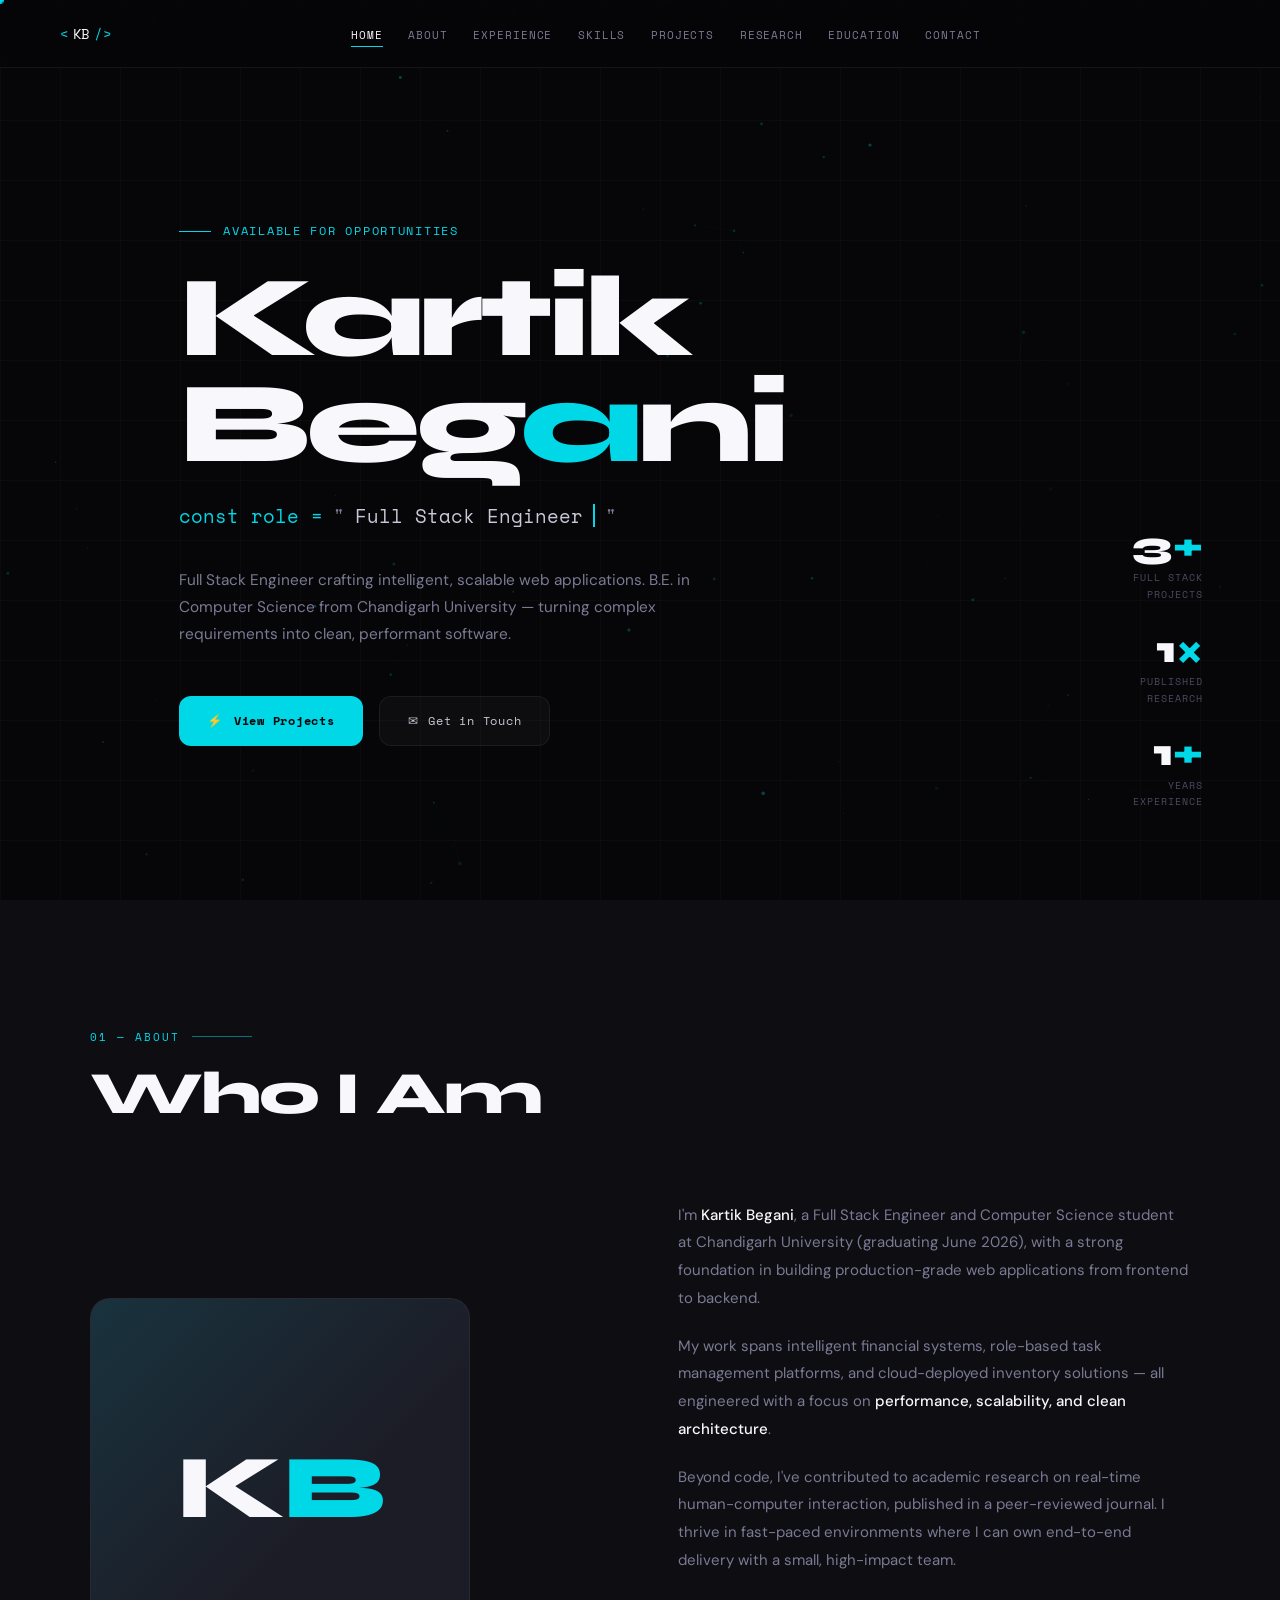
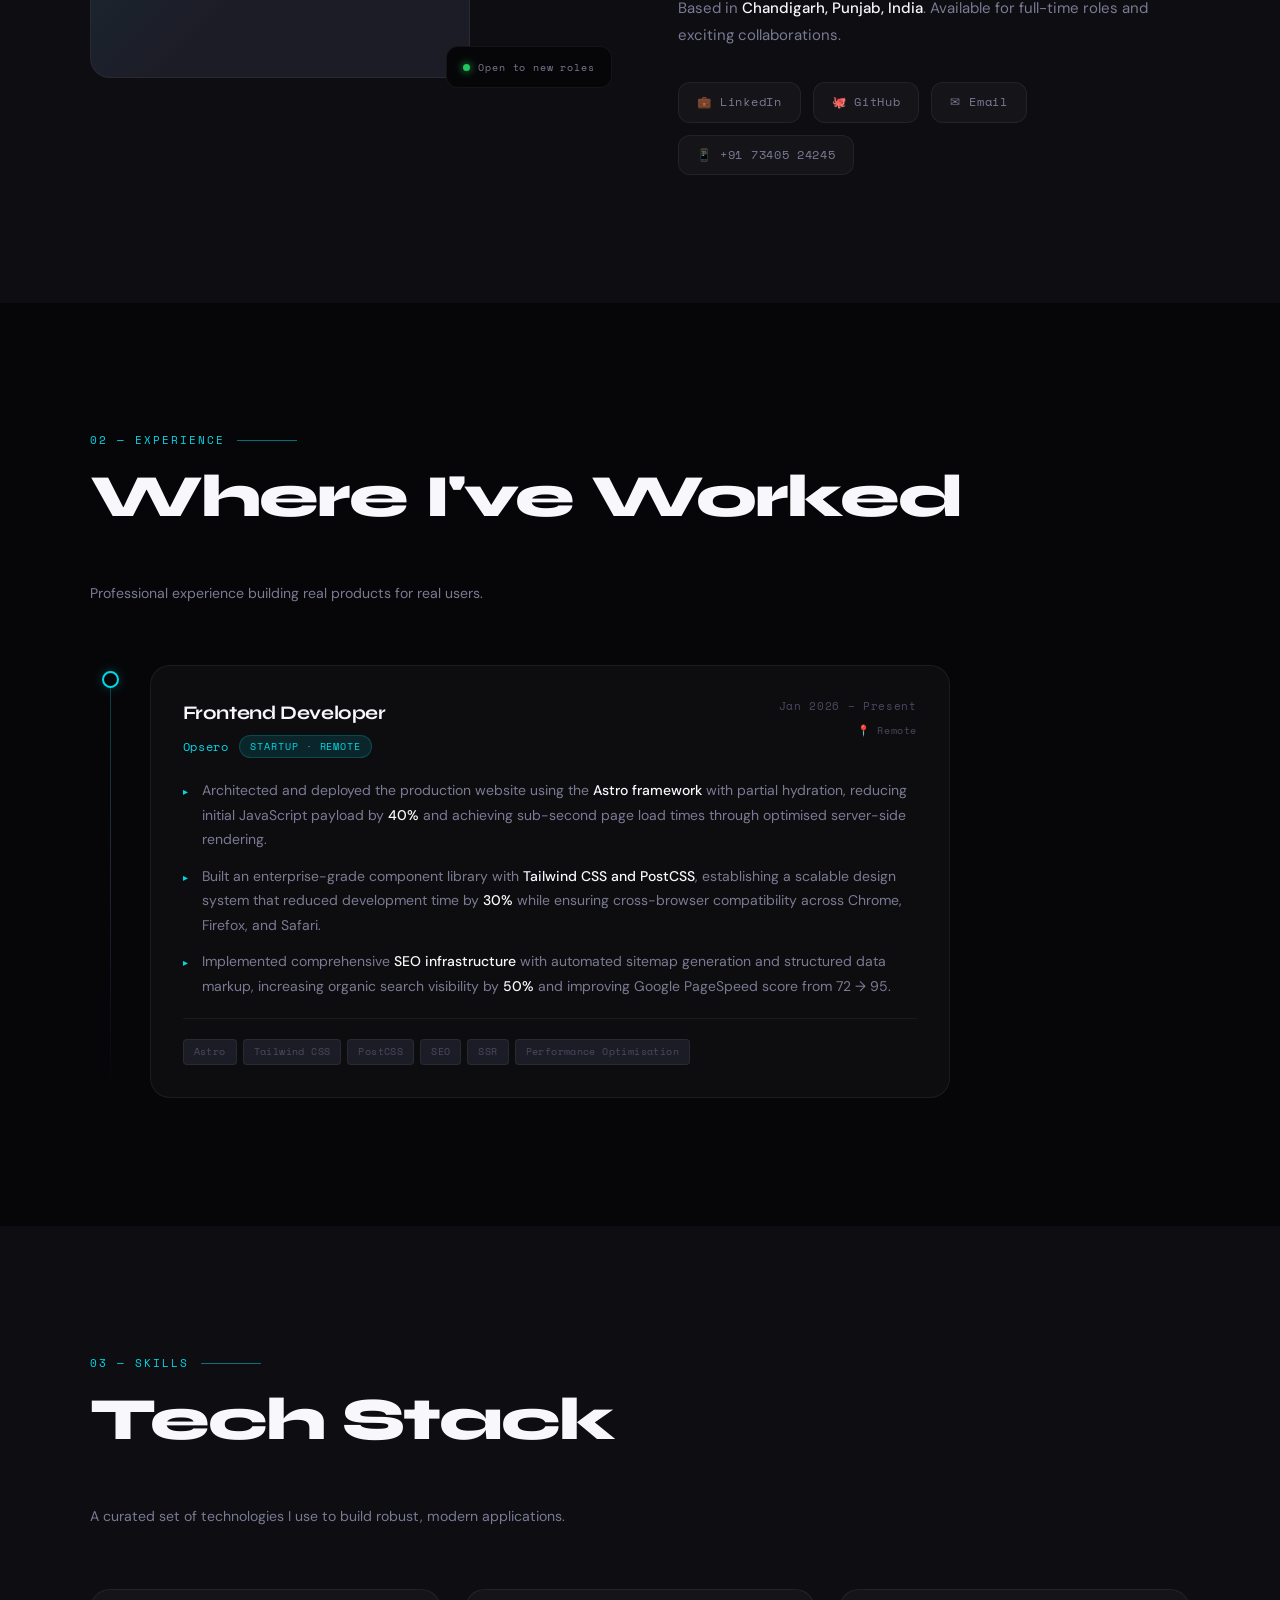
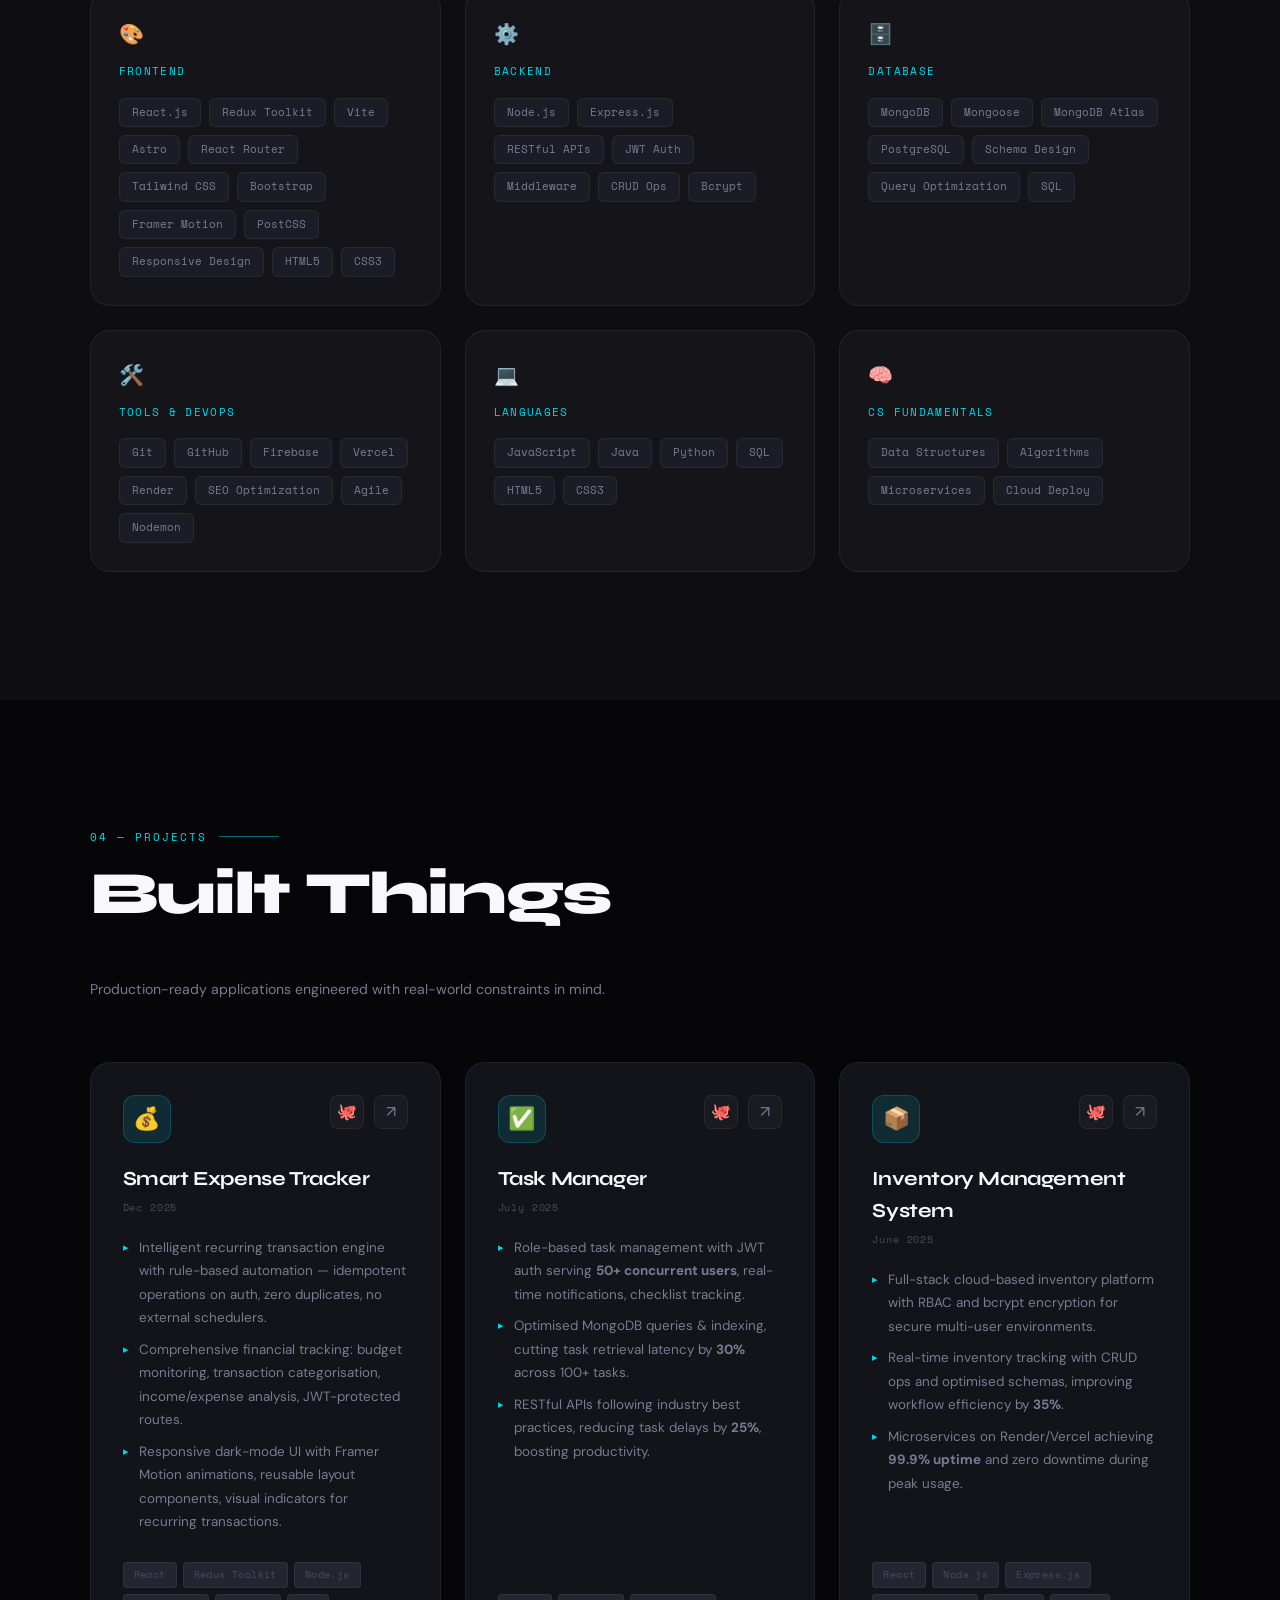
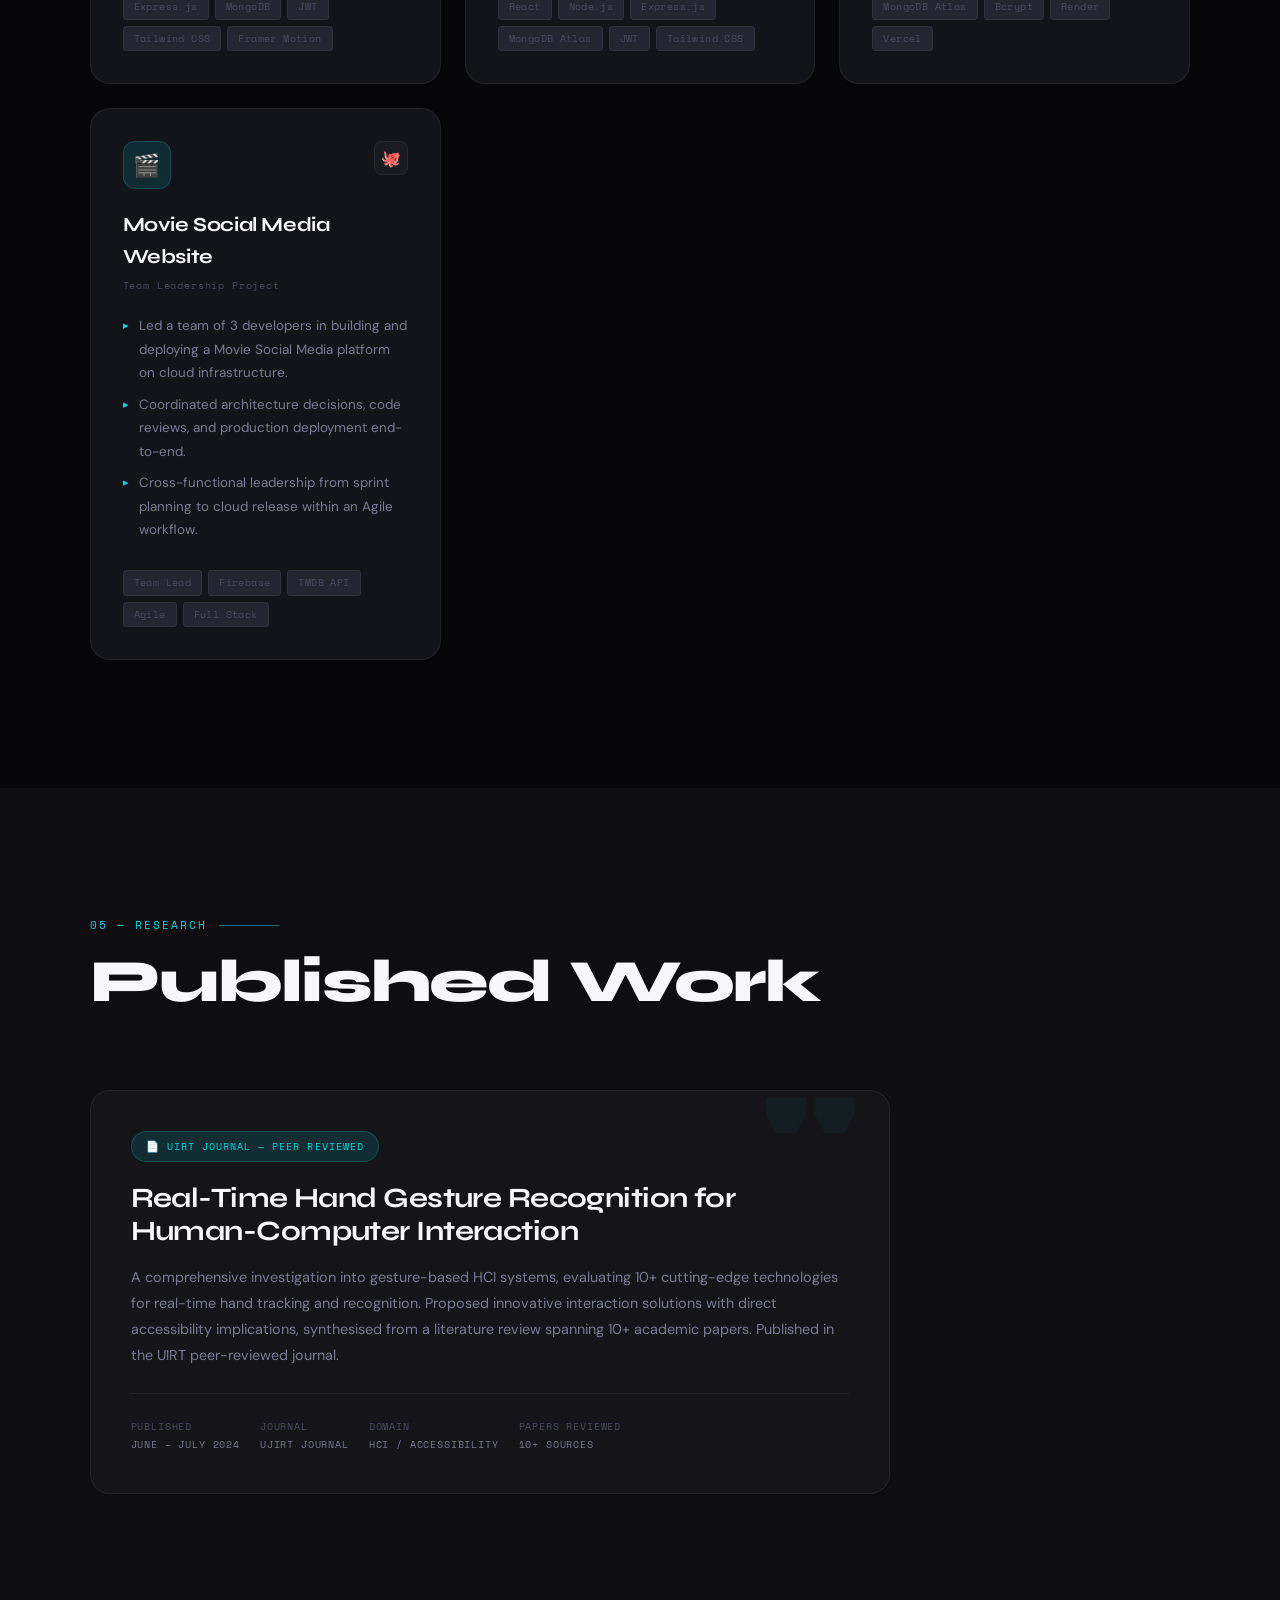
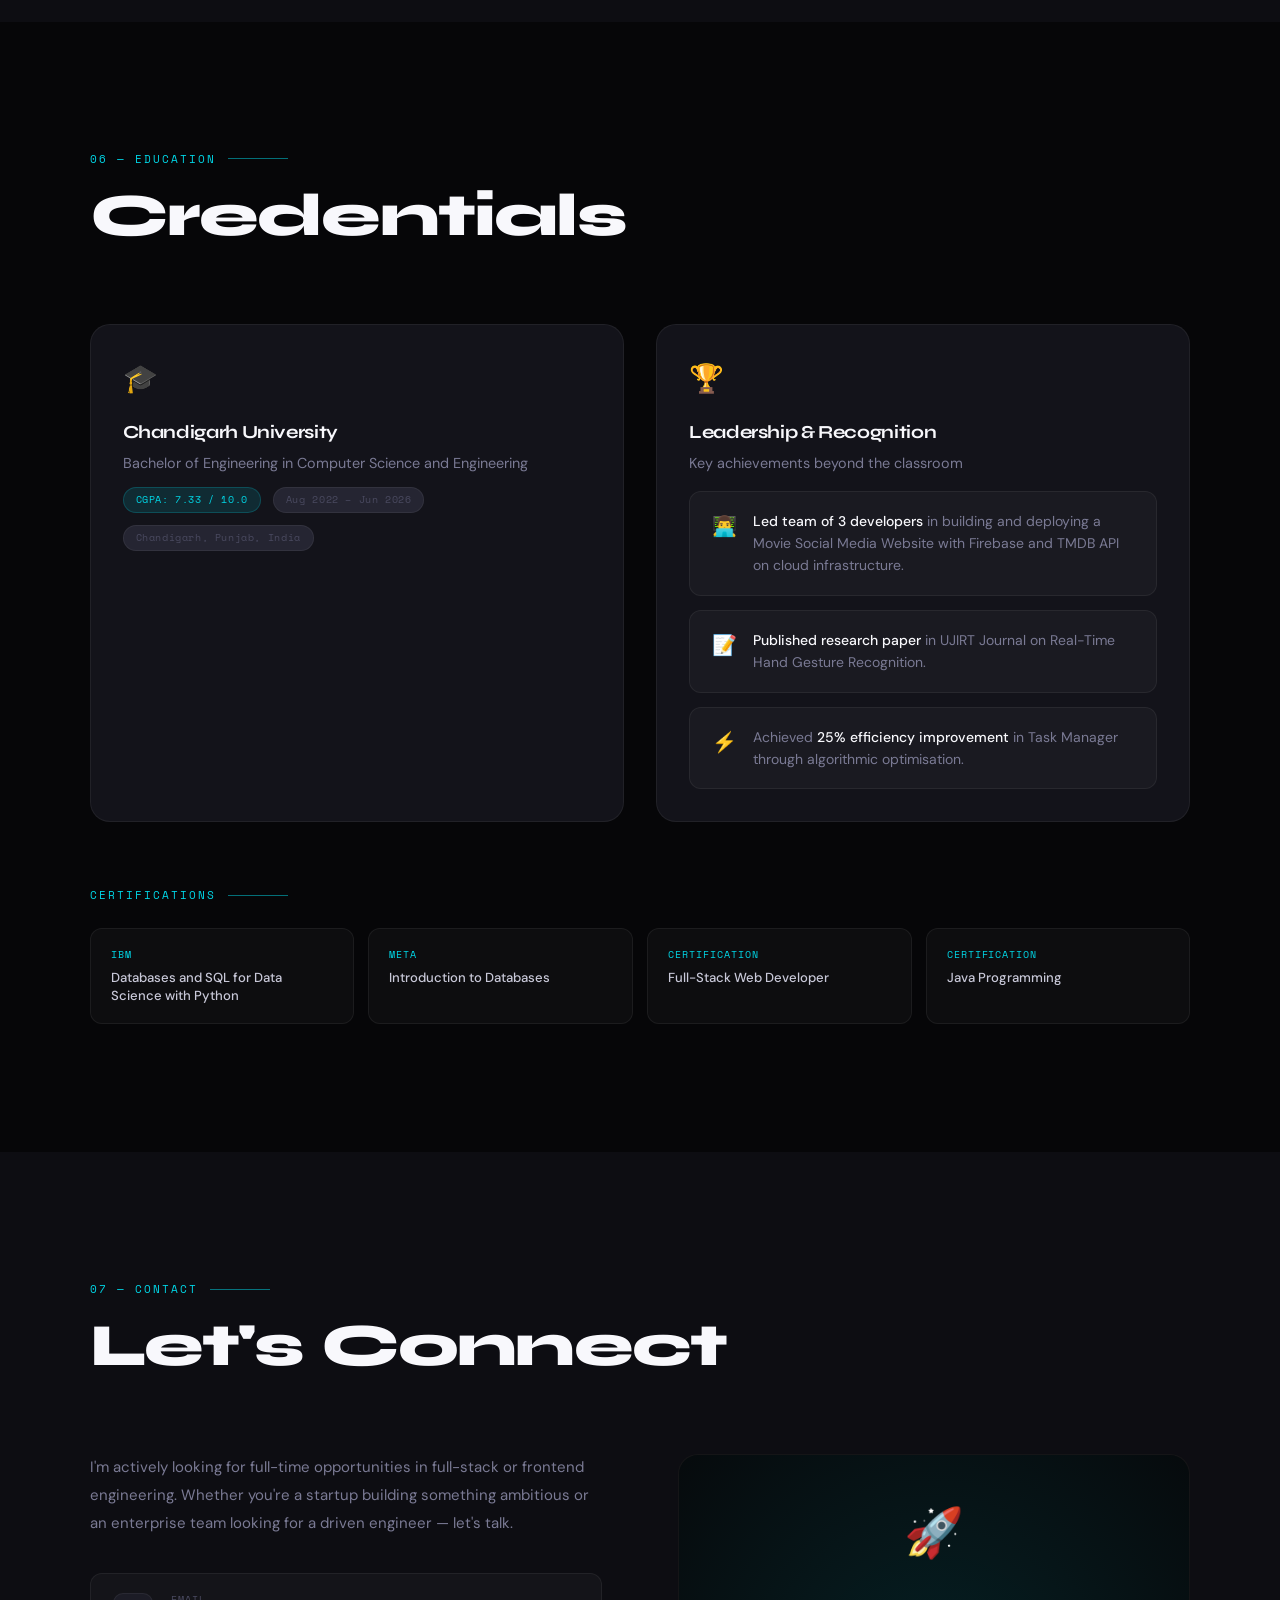
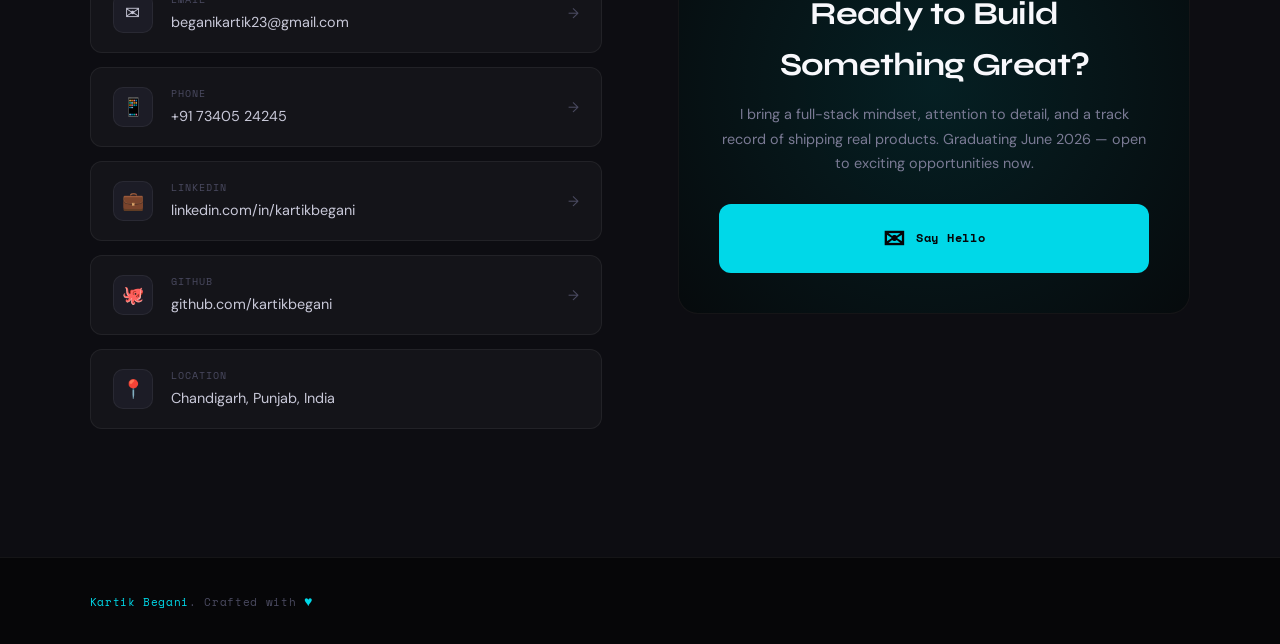
<file: index.html>
<!DOCTYPE html>
<html lang="en" data-theme="dark">
<head>
<meta charset="UTF-8">
<meta name="viewport" content="width=device-width, initial-scale=1.0">
<title>Kartik Begani — Full Stack Engineer</title>
<link rel="preconnect" href="https://fonts.googleapis.com">
<link rel="preconnect" href="https://fonts.gstatic.com" crossorigin>
<link href="https://fonts.googleapis.com/css2?family=Syne:wght@400;500;600;700;800&family=Space+Mono:ital,wght@0,400;0,700;1,400&family=DM+Sans:ital,opsz,wght@0,9..40,300;0,9..40,400;0,9..40,500;1,9..40,300&display=swap" rel="stylesheet">

<style>
/* ============================================================
   CSS CUSTOM PROPERTIES
============================================================ */
:root {
  --bg-0: #060608;
  --bg-1: #0d0d12;
  --bg-2: #13131a;
  --bg-3: #1c1c26;
  --bg-4: #252532;
  --surface: rgba(255,255,255,0.03);
  --surface-hover: rgba(255,255,255,0.06);
  --border: rgba(255,255,255,0.06);
  --border-hover: rgba(0,210,220,0.3);
  --accent: #00d8e8;
  --accent-dim: rgba(0,216,232,0.12);
  --accent-glow: rgba(0,216,232,0.25);
  --accent-2: #7b5ea7;
  --accent-3: #e879a0;
  --text-0: #f8f8fc;
  --text-1: #c8c8d8;
  --text-2: #7a7a94;
  --text-3: #4a4a60;
  --font-display: 'Syne', sans-serif;
  --font-mono: 'Space Mono', monospace;
  --font-body: 'DM Sans', sans-serif;
  --nav-h: 68px;
  --radius: 12px;
  --radius-lg: 20px;
  --transition: 0.3s cubic-bezier(0.4, 0, 0.2, 1);
}

/* ============================================================
   RESET & BASE  — hide native cursor, show only dot+ring
============================================================ */
* { box-sizing: border-box; margin: 0; padding: 0; cursor: none !important; }
*::before, *::after { box-sizing: border-box; }
html { scroll-behavior: smooth; font-size: 16px; }
body {
  font-family: var(--font-body);
  background: var(--bg-0);
  color: var(--text-1);
  line-height: 1.6;
  overflow-x: hidden;
}
a { color: inherit; text-decoration: none; }
img { display: block; max-width: 100%; }
ul { list-style: none; }
button { border: none; background: none; font-family: inherit; }

/* On touch / no-hover devices restore normal cursor */
@media (hover: none) {
  * { cursor: auto !important; }
  #cursor-dot, #cursor-ring { display: none !important; }
}

/* ============================================================
   SCROLL PROGRESS BAR
============================================================ */
#progress-bar {
  position: fixed; top: 0; left: 0;
  height: 2px; width: 0%;
  background: linear-gradient(90deg, var(--accent), var(--accent-2), var(--accent-3));
  z-index: 1000;
  transition: width 0.1s linear;
}

/* ============================================================
   CUSTOM CURSOR  — small dot centred inside a larger ring
============================================================ */
#cursor-dot {
  position: fixed;
  width: 7px; height: 7px;
  background: var(--accent);
  border-radius: 50%;
  pointer-events: none;
  z-index: 10000;
  transform: translate(-50%, -50%);
  top: 0; left: 0;
  transition: width .2s, height .2s;
  will-change: left, top;
}
#cursor-ring {
  position: fixed;
  width: 34px; height: 34px;
  border: 1.5px solid rgba(0,216,232,0.45);
  border-radius: 50%;
  pointer-events: none;
  z-index: 9999;
  transform: translate(-50%, -50%);
  top: 0; left: 0;
  transition: width .28s ease, height .28s ease, border-color .28s ease;
  will-change: left, top;
}
/* Enlarge ring when hovering interactive elements */
body.cursor-hover #cursor-ring {
  width: 56px; height: 56px;
  border-color: rgba(0,216,232,0.8);
}
body.cursor-hover #cursor-dot {
  width: 5px; height: 5px;
}

/* ============================================================
   NAVIGATION
============================================================ */
nav {
  position: fixed; top: 0; left: 0; right: 0;
  height: var(--nav-h);
  z-index: 900;
  display: flex; align-items: center; justify-content: space-between;
  padding: 0 clamp(16px, 5vw, 60px);
  gap: 12px;
  backdrop-filter: blur(20px) saturate(180%);
  -webkit-backdrop-filter: blur(20px) saturate(180%);
  background: rgba(6,6,8,0.75);
  border-bottom: 1px solid var(--border);
}

.nav-logo {
  font-family: var(--font-mono);
  font-size: 0.9rem;
  color: var(--text-0);
  letter-spacing: -0.02em;
  display: flex; align-items: center; gap: 4px;
  flex-shrink: 0;
  white-space: nowrap;
}
.nav-logo span { color: var(--accent); }

.nav-links {
  display: flex; align-items: center;
  gap: clamp(14px, 2vw, 28px);
  flex: 1; justify-content: center;
}
.nav-link {
  font-family: var(--font-mono);
  font-size: 0.7rem; letter-spacing: 0.08em; text-transform: uppercase;
  color: var(--text-2);
  position: relative; padding-bottom: 2px;
  transition: color var(--transition);
  white-space: nowrap;
}
.nav-link::after {
  content: ''; position: absolute; bottom: -2px; left: 0;
  height: 1px; width: 0; background: var(--accent);
  transition: width var(--transition);
}
.nav-link:hover, .nav-link.active { color: var(--text-0); }
.nav-link.active::after, .nav-link:hover::after { width: 100%; }

.nav-actions { display: flex; align-items: center; flex-shrink: 0; }

.hamburger { display: none; flex-direction: column; gap: 5px; padding: 8px; flex-shrink: 0; }
.hamburger span { display: block; width: 22px; height: 1.5px; background: var(--text-1); transition: all var(--transition); }
.hamburger.open span:nth-child(1) { transform: translateY(6.5px) rotate(45deg); }
.hamburger.open span:nth-child(2) { opacity: 0; }
.hamburger.open span:nth-child(3) { transform: translateY(-6.5px) rotate(-45deg); }

.nav-close {
  display: none;
  position: absolute;
  top: 18px; right: 20px;
  width: 36px; height: 36px;
  border-radius: 50%;
  background: var(--surface);
  border: 1px solid var(--border);
  color: var(--text-1);
  font-size: 14px;
  align-items: center; justify-content: center;
  transition: all var(--transition);
  flex-shrink: 0;
}
.nav-close:hover {
  background: var(--accent-dim);
  border-color: var(--border-hover);
  color: var(--accent);
}
@media (max-width: 768px) {
  .nav-close { display: flex; }
}

@media (max-width: 900px) {
  .nav-links {
    position: fixed; top: 0; right: 0;
    width: 72vw; max-width: 300px; height: 100svh;
    background: var(--bg-1);
    flex-direction: column; align-items: flex-start; justify-content: flex-start;
    padding: calc(var(--nav-h) + 24px) 32px 40px;
    gap: 20px;
    border-left: 1px solid var(--border);
    box-shadow: -12px 0 40px rgba(0,0,0,0.5);
    transform: translateX(100%);
    transition: transform var(--transition);
    z-index: 800;
  }
  .nav-links.open { transform: translateX(0); }
  .nav-link { font-size: 0.85rem; }
  .hamburger { display: flex; }
}

.icon-mail  { font-size: 26px; }
.icon-mail-2{ font-size: 14px; }

/* ============================================================
   HERO
============================================================ */
#hero { position: relative; min-height: 100svh; display: flex; align-items: center; overflow: hidden; }
#hero-canvas { position: absolute; inset: 0; width: 100%; height: 100%; opacity: 0.5; pointer-events: none;}
.hero-grid-overlay {
  position: absolute; inset: 0;
  background-image:
    linear-gradient(var(--border) 1px, transparent 1px),
    linear-gradient(90deg, var(--border) 1px, transparent 1px);
  background-size: 60px 60px; opacity: 0.4;
}
.hero-content {
  position: relative; z-index: 2;
  padding: 0 clamp(24px, 7vw, 120px);
  padding-top: var(--nav-h);
  max-width: 1400px; width: 100%;
}
.hero-label {
  font-family: var(--font-mono); font-size: 0.72rem; letter-spacing: 0.15em; text-transform: uppercase;
  color: var(--accent); margin-bottom: 24px;
  opacity: 0; animation: fadeUp .8s .3s forwards;
  display: flex; align-items: center; gap: 12px;
}
.hero-label::before { content: ''; display: block; width: 32px; height: 1px; background: var(--accent); }
.hero-name {
  font-family: var(--font-display); font-size: clamp(52px, 9vw, 130px); font-weight: 800;
  line-height: 0.92; color: var(--text-0); letter-spacing: -0.04em;
  opacity: 0; animation: fadeUp .9s .5s forwards; margin-bottom: 24px;
}
.hero-name .accent-char { color: var(--accent); }
.hero-title-wrap {
  font-family: var(--font-mono); font-size: clamp(14px, 1.5vw, 20px); color: var(--text-2);
  margin-bottom: 36px; opacity: 0; animation: fadeUp .9s .7s forwards;
  display: flex; align-items: center; gap: 10px; flex-wrap: wrap;
}
.hero-title-wrap .prefix { color: var(--accent); }
#typed-title { color: var(--text-1); }
.cursor-blink {
  display: inline-block; width: 2px; height: 1.2em; background: var(--accent);
  vertical-align: text-bottom; animation: blink 1s step-end infinite;
}
@keyframes blink { 0%,100%{opacity:1} 50%{opacity:0} }
.hero-desc {
  max-width: 520px; font-size: clamp(15px, 1.2vw, 17px); color: var(--text-2);
  line-height: 1.75; margin-bottom: 48px; opacity: 0; animation: fadeUp .9s .9s forwards;
}
.hero-actions { display: flex; gap: 16px; flex-wrap: wrap; opacity: 0; animation: fadeUp .9s 1.1s forwards; }

.btn-primary {
  display: inline-flex; align-items: center; gap: 10px; padding: 14px 28px;
  background: var(--accent); color: #060608;
  font-family: var(--font-mono); font-size: 0.78rem; letter-spacing: 0.06em; font-weight: 700;
  border-radius: var(--radius); transition: all var(--transition); position: relative; overflow: hidden;
}
.btn-primary::before { content: ''; position: absolute; inset: 0; background: rgba(255,255,255,.15); opacity: 0; transition: opacity var(--transition); }
.btn-primary:hover { transform: translateY(-2px); box-shadow: 0 12px 40px var(--accent-glow); }
.btn-primary:hover::before { opacity: 1; }

.btn-outline {
  display: inline-flex; align-items: center; gap: 10px; padding: 14px 28px;
  border: 1px solid var(--border); color: var(--text-1);
  font-family: var(--font-mono); font-size: 0.78rem; letter-spacing: 0.06em;
  border-radius: var(--radius); transition: all var(--transition); background: var(--surface);
}
.btn-outline:hover { border-color: var(--border-hover); color: var(--accent); transform: translateY(-2px); background: var(--accent-dim); }

.hero-stats {
  position: absolute; right: clamp(24px, 6vw, 100px); bottom: 10%;
  display: flex; flex-direction: column; gap: 28px;
  opacity: 0; animation: fadeLeft .9s 1.3s forwards;
}
.stat-item { text-align: right; }
.stat-num { font-family: var(--font-display); font-size: clamp(28px, 3vw, 44px); font-weight: 800; color: var(--text-0); line-height: 1; }
.stat-num .accent { color: var(--accent); }
.stat-label { font-family: var(--font-mono); font-size: 0.65rem; letter-spacing: 0.1em; text-transform: uppercase; color: var(--text-3); margin-top: 4px; }

.scroll-indicator {
  position: absolute; bottom: 32px; left: 50%; transform: translateX(-50%);
  display: flex; flex-direction: column; align-items: center; gap: 8px;
  opacity: 0; animation: fadeIn 1s 1.8s forwards;
}
.scroll-line { width: 1px; height: 48px; background: linear-gradient(to bottom, transparent, var(--accent)); animation: scrollPulse 2s ease-in-out infinite; }
.scroll-text { font-family: var(--font-mono); font-size: 0.6rem; letter-spacing: 0.15em; text-transform: uppercase; writing-mode: vertical-rl; transform: rotate(180deg); color: var(--text-3); }
@keyframes scrollPulse { 0%,100%{opacity:.3} 50%{opacity:1} }
@keyframes fadeUp  { from{opacity:0;transform:translateY(30px)}  to{opacity:1;transform:translateY(0)} }
@keyframes fadeLeft{ from{opacity:0;transform:translateX(30px)}  to{opacity:1;transform:translateX(0)} }
@keyframes fadeIn  { from{opacity:0} to{opacity:1} }
@media (max-width: 768px) { .hero-stats,.scroll-indicator { display: none; } }

/* ============================================================
   SECTIONS — COMMON
============================================================ */
section { padding: clamp(80px, 10vw, 140px) clamp(24px, 7vw, 120px); }
.section-label {
  font-family: var(--font-mono); font-size: .7rem; letter-spacing: .18em; text-transform: uppercase;
  color: var(--accent); display: flex; align-items: center; gap: 12px; margin-bottom: 16px;
}
.section-label::after { content: ''; flex: 1; max-width: 60px; height: 1px; background: var(--accent); opacity: .5; }
.section-title {
  font-family: var(--font-display); font-size: clamp(32px,5vw,60px); font-weight: 800;
  color: var(--text-0); letter-spacing: -.03em; line-height: 1.05;
  margin-bottom: clamp(40px, 6vw, 80px);
}
.section-subtitle {
  font-size: clamp(14px,1.1vw,17px); color: var(--text-2); max-width: 560px; line-height: 1.75;
  margin-top: -24px; margin-bottom: clamp(32px,5vw,60px);
}

/* reveal on scroll */
.reveal { opacity: 0; transform: translateY(40px); transition: opacity .8s cubic-bezier(.4,0,.2,1), transform .8s cubic-bezier(.4,0,.2,1); }
.reveal.visible { opacity: 1; transform: translateY(0); }
.reveal-delay-1 { transition-delay: .1s; }
.reveal-delay-2 { transition-delay: .2s; }
.reveal-delay-3 { transition-delay: .3s; }
.reveal-delay-4 { transition-delay: .4s; }
.reveal-delay-5 { transition-delay: .5s; }

/* ============================================================
   ABOUT
============================================================ */
#about { background: var(--bg-1); }
.about-grid { display: grid; grid-template-columns: 1fr 1fr; gap: clamp(40px,6vw,100px); align-items: center; }
.about-avatar-wrap { position: relative; }
.about-avatar {
  width: 100%; max-width: 380px; aspect-ratio: 1;
  border-radius: var(--radius-lg); background: var(--bg-3); border: 1px solid var(--border);
  display: flex; align-items: center; justify-content: center; position: relative; overflow: hidden;
}
.about-avatar::before { content: ''; position: absolute; inset: 0; background: linear-gradient(135deg, var(--accent-dim), transparent 60%); }
.avatar-initials { font-family: var(--font-display); font-size: clamp(48px,8vw,90px); font-weight: 800; color: var(--text-0); letter-spacing: -.04em; position: relative; z-index: 1; }
.avatar-initials span { color: var(--accent); }
.avatar-badge { position: absolute; bottom: -10px; right: -10px; background: var(--bg-0); border: 1px solid var(--border); border-radius: var(--radius); padding: 12px 16px; }
.avatar-badge-status { display: flex; align-items: center; gap: 8px; font-family: var(--font-mono); font-size: .65rem; letter-spacing: .08em; color: var(--text-2); }
.status-dot { width: 7px; height: 7px; border-radius: 50%; background: #22c55e; box-shadow: 0 0 8px #22c55e; animation: pulseGreen 2s ease infinite; }
@keyframes pulseGreen { 0%,100%{box-shadow:0 0 4px #22c55e} 50%{box-shadow:0 0 14px #22c55e} }
.about-text p { font-size: clamp(15px,1.1vw,17px); color: var(--text-2); line-height: 1.85; margin-bottom: 20px; }
.about-text p:last-of-type { margin-bottom: 32px; }
.about-text strong { color: var(--text-0); font-weight: 500; }
.about-links { display: flex; gap: 12px; flex-wrap: wrap; margin-top: 8px; }
.social-link {
  display: inline-flex; align-items: center; gap: 8px; padding: 10px 18px;
  border: 1px solid var(--border); border-radius: var(--radius);
  font-family: var(--font-mono); font-size: .72rem; letter-spacing: .06em;
  color: var(--text-2); background: var(--surface); transition: all var(--transition);
}
.social-link:hover { border-color: var(--border-hover); color: var(--accent); background: var(--accent-dim); transform: translateY(-2px); }
@media (max-width: 900px) { .about-grid { grid-template-columns: 1fr; } .about-avatar { max-width: 220px; } }

/* ============================================================
   EXPERIENCE
============================================================ */
#experience { background: var(--bg-0); }
.experience-timeline { position: relative; max-width: 860px; }
.experience-timeline::before {
  content: '';
  position: absolute;
  left: 20px;
  top: 8px;
  bottom: 8px;
  width: 1px;
  background: linear-gradient(to bottom, var(--accent), var(--accent-2), transparent);
  opacity: 0.3;
}
.exp-card {
  position: relative;
  padding: 0 0 48px 60px;
}
.exp-card:last-child { padding-bottom: 0; }
.exp-dot {
  position: absolute;
  left: 12px;
  top: 6px;
  width: 17px; height: 17px;
  border-radius: 50%;
  background: var(--bg-0);
  border: 2px solid var(--accent);
  box-shadow: 0 0 12px var(--accent-glow);
  z-index: 1;
  transition: all var(--transition);
}
.exp-card:hover .exp-dot {
  background: var(--accent);
  box-shadow: 0 0 20px var(--accent-glow);
}
.exp-inner {
  background: var(--surface);
  border: 1px solid var(--border);
  border-radius: var(--radius-lg);
  padding: 32px;
  transition: all var(--transition);
  position: relative;
  overflow: hidden;
}
.exp-inner::before {
  content: '';
  position: absolute;
  top: 0; left: 0; right: 0;
  height: 2px;
  background: linear-gradient(90deg, var(--accent), var(--accent-2));
  opacity: 0;
  transition: opacity var(--transition);
}
.exp-card:hover .exp-inner {
  border-color: var(--border-hover);
  background: var(--surface-hover);
  transform: translateY(-3px);
  box-shadow: 0 20px 60px rgba(0,0,0,.3), 0 0 0 1px var(--border-hover);
}
.exp-card:hover .exp-inner::before { opacity: 1; }

.exp-header {
  display: flex;
  align-items: flex-start;
  justify-content: space-between;
  gap: 16px;
  margin-bottom: 20px;
  flex-wrap: wrap;
}
.exp-company-wrap { display: flex; flex-direction: column; gap: 6px; }
.exp-role {
  font-family: var(--font-display);
  font-size: 1.2rem;
  font-weight: 700;
  color: var(--text-0);
  letter-spacing: -0.02em;
}
.exp-company-row { display: flex; align-items: center; gap: 10px; flex-wrap: wrap; }
.exp-company {
  font-family: var(--font-mono);
  font-size: 0.75rem;
  color: var(--accent);
  letter-spacing: 0.06em;
}
.exp-type-badge {
  padding: 3px 10px;
  background: var(--accent-dim);
  border: 1px solid rgba(0,216,232,.2);
  border-radius: 20px;
  font-family: var(--font-mono);
  font-size: 0.6rem;
  letter-spacing: 0.1em;
  text-transform: uppercase;
  color: var(--accent);
}
.exp-meta-right { display: flex; flex-direction: column; gap: 6px; align-items: flex-end; }
.exp-period {
  font-family: var(--font-mono);
  font-size: 0.68rem;
  color: var(--text-3);
  letter-spacing: 0.06em;
  white-space: nowrap;
}
.exp-location {
  font-family: var(--font-mono);
  font-size: 0.65rem;
  color: var(--text-3);
  letter-spacing: 0.05em;
}
.exp-bullets { display: flex; flex-direction: column; gap: 12px; }
.exp-bullet {
  display: flex;
  align-items: flex-start;
  gap: 14px;
  font-size: 0.875rem;
  color: var(--text-2);
  line-height: 1.75;
}
.exp-bullet-icon {
  color: var(--accent);
  font-size: 0.65rem;
  margin-top: 5px;
  flex-shrink: 0;
}
.exp-bullet strong { color: var(--text-0); font-weight: 500; }
.exp-stack { display: flex; flex-wrap: wrap; gap: 6px; margin-top: 20px; padding-top: 20px; border-top: 1px solid var(--border); }
.exp-stack-badge {
  padding: 4px 10px;
  background: var(--bg-3);
  border: 1px solid var(--border);
  border-radius: 4px;
  font-family: var(--font-mono);
  font-size: 0.62rem;
  letter-spacing: 0.04em;
  color: var(--text-3);
  transition: all var(--transition);
}
.exp-card:hover .exp-stack-badge { color: var(--text-2); border-color: rgba(0,216,232,.15); }

/* ============================================================
   SKILLS
============================================================ */
#skills { background: var(--bg-1); }
.skills-container { display: grid; grid-template-columns: repeat(auto-fit,minmax(280px,1fr)); gap: 24px; }
.skill-group {
  background: var(--surface); border: 1px solid var(--border); border-radius: var(--radius-lg);
  padding: 28px; transition: all var(--transition); position: relative; overflow: hidden;
}
.skill-group::before { content: ''; position: absolute; top:0;left:0;right:0; height: 2px; background: linear-gradient(90deg,var(--accent),transparent); opacity:0; transition: opacity var(--transition); }
.skill-group:hover { border-color:var(--border-hover); background:var(--surface-hover); transform:translateY(-4px); box-shadow:0 20px 60px rgba(0,0,0,.3),0 0 0 1px var(--border-hover); }
.skill-group:hover::before { opacity: 1; }
.skill-group-icon { font-size: 20px; margin-bottom: 12px; }
.skill-group-title { font-family: var(--font-mono); font-size: .7rem; letter-spacing: .12em; text-transform: uppercase; color: var(--accent); margin-bottom: 18px; }
.skill-tags { display: flex; flex-wrap: wrap; gap: 8px; }
.skill-tag { padding: 5px 12px; background: var(--bg-3); border: 1px solid var(--border); border-radius: 6px; font-family: var(--font-mono); font-size: .68rem; color: var(--text-2); transition: all var(--transition); }
.skill-group:hover .skill-tag { border-color: rgba(0,216,232,.15); color: var(--text-1); }
.skill-tag:hover { background: var(--accent-dim) !important; border-color: var(--accent) !important; color: var(--accent) !important; transform: translateY(-1px); }

/* ============================================================
   PROJECTS
============================================================ */
#projects { background: var(--bg-0); }
.projects-grid { display: grid; grid-template-columns: repeat(auto-fit,minmax(340px,1fr)); gap: 24px; }
.project-card {
  background: var(--bg-2); border: 1px solid var(--border); border-radius: var(--radius-lg);
  padding: 32px; display: flex; flex-direction: column; gap: 20px;
  transition: all var(--transition); position: relative; overflow: hidden;
}
.project-card::after {
  content: ''; position: absolute; inset: 0;
  background: radial-gradient(600px circle at var(--mouse-x,50%) var(--mouse-y,50%), rgba(0,216,232,.04), transparent 40%);
  opacity: 0; transition: opacity var(--transition); pointer-events: none;
}
.project-card:hover::after { opacity: 1; }
.project-card:hover { border-color: var(--border-hover); transform: translateY(-6px); box-shadow: 0 30px 80px rgba(0,0,0,.4),0 0 0 1px var(--border-hover); }
.project-header { display: flex; align-items: flex-start; justify-content: space-between; gap: 16px; }
.project-icon { width:48px;height:48px;border-radius:12px;background:var(--accent-dim);border:1px solid rgba(0,216,232,.2);display:flex;align-items:center;justify-content:center;font-size:22px;flex-shrink:0; }
.project-links { display: flex; gap: 10px; }
.project-link-btn { width:34px;height:34px;border-radius:8px;background:var(--surface);border:1px solid var(--border);display:flex;align-items:center;justify-content:center;font-size:16px;color:var(--text-2);transition:all var(--transition); }
.project-link-btn:hover { background:var(--accent-dim);border-color:var(--border-hover);color:var(--accent);transform:scale(1.1); }
.project-title { font-family:var(--font-display);font-size:1.25rem;font-weight:700;color:var(--text-0);letter-spacing:-.02em; }
.project-date { font-family:var(--font-mono);font-size:.65rem;letter-spacing:.08em;color:var(--text-3);margin-top:4px; }
.project-desc { font-size:.875rem;color:var(--text-2);line-height:1.75; }
.project-desc li { position:relative;padding-left:16px;margin-bottom:8px;font-size:.84rem; }
.project-desc li::before { content:'▸';position:absolute;left:0;color:var(--accent);font-size:.7rem;top:2px; }
.project-stack { display:flex;flex-wrap:wrap;gap:6px;margin-top:auto; }
.stack-badge { padding:4px 10px;background:var(--bg-4);border-radius:4px;font-family:var(--font-mono);font-size:.62rem;letter-spacing:.04em;color:var(--text-3);border:1px solid var(--border);transition:all var(--transition); }
.project-card:hover .stack-badge { color:var(--text-2);border-color:rgba(0,216,232,.15); }

/* ============================================================
   RESEARCH
============================================================ */
#research { background: var(--bg-1); }
.research-card {
  background:var(--surface);border:1px solid var(--border);border-radius:var(--radius-lg);
  padding:40px;max-width:800px;transition:all var(--transition);position:relative;overflow:hidden;
}
.research-card::before { content:'"';position:absolute;top:-20px;right:30px;font-family:var(--font-display);font-size:160px;font-weight:800;color:var(--accent);opacity:.04;line-height:1; }
.research-card:hover { border-color:var(--border-hover);box-shadow:0 20px 60px rgba(0,0,0,.2); }
.research-journal { display:inline-flex;align-items:center;gap:8px;padding:6px 14px;background:var(--accent-dim);border:1px solid rgba(0,216,232,.2);border-radius:20px;font-family:var(--font-mono);font-size:.65rem;letter-spacing:.1em;text-transform:uppercase;color:var(--accent);margin-bottom:20px; }
.research-title { font-family:var(--font-display);font-size:clamp(20px,2.5vw,28px);font-weight:700;color:var(--text-0);letter-spacing:-.02em;margin-bottom:16px;line-height:1.2; }
.research-desc { color:var(--text-2);font-size:.9rem;line-height:1.8; }
.research-meta { display:flex;align-items:center;gap:20px;margin-top:24px;padding-top:24px;border-top:1px solid var(--border);flex-wrap:wrap; }
.research-meta-item { font-family:var(--font-mono);font-size:.65rem;letter-spacing:.08em;text-transform:uppercase;color:var(--text-3); }
.research-meta-item span { color:var(--text-2);display:block;margin-top:2px; }

/* ============================================================
   EDUCATION
============================================================ */
#education { background: var(--bg-0); }
.education-grid { display:grid;grid-template-columns:1fr 1fr;gap:32px; }
.edu-card { background:var(--bg-2);border:1px solid var(--border);border-radius:var(--radius-lg);padding:32px;transition:all var(--transition);position:relative;overflow:hidden; }
.edu-card::before { content:'';position:absolute;bottom:0;left:0;right:0;height:2px;background:linear-gradient(90deg,var(--accent),var(--accent-2));opacity:0;transition:opacity var(--transition); }
.edu-card:hover { border-color:var(--border-hover);transform:translateY(-4px); }
.edu-card:hover::before { opacity:1; }
.edu-icon { font-size:28px;margin-bottom:16px; }
.edu-school { font-family:var(--font-display);font-size:1.15rem;font-weight:700;color:var(--text-0);letter-spacing:-.02em;margin-bottom:6px; }
.edu-degree { font-size:.9rem;color:var(--text-2);margin-bottom:12px;line-height:1.5; }
.edu-meta { display:flex;align-items:center;gap:12px;flex-wrap:wrap; }
.edu-meta-chip { display:inline-flex;align-items:center;gap:6px;padding:4px 12px;background:var(--bg-4);border:1px solid var(--border);border-radius:20px;font-family:var(--font-mono);font-size:.63rem;letter-spacing:.06em;color:var(--text-3); }
.edu-meta-chip.highlight { background:var(--accent-dim);border-color:rgba(0,216,232,.2);color:var(--accent); }
.certs-grid { display:grid;grid-template-columns:repeat(auto-fit,minmax(200px,1fr));gap:14px; }
.cert-card { background:var(--surface);border:1px solid var(--border);border-radius:var(--radius);padding:18px 20px;transition:all var(--transition); }
.cert-card:hover { border-color:var(--border-hover);background:var(--accent-dim);transform:translateY(-3px); }
.cert-issuer { font-family:var(--font-mono);font-size:.6rem;letter-spacing:.1em;text-transform:uppercase;color:var(--accent);margin-bottom:6px; }
.cert-name { font-size:.82rem;color:var(--text-1);line-height:1.4;font-weight:500; }
.achievements-list { display:flex;flex-direction:column;gap:14px; }
.achievement-item { display:flex;align-items:flex-start;gap:16px;padding:18px 22px;background:var(--surface);border:1px solid var(--border);border-radius:var(--radius);transition:all var(--transition); }
.achievement-item:hover { border-color:var(--border-hover);background:var(--accent-dim); }
.achievement-icon { font-size:20px;flex-shrink:0; }
.achievement-text { font-size:.875rem;color:var(--text-2);line-height:1.6; }
.achievement-text strong { color:var(--text-0);font-weight:500; }
@media (max-width:768px) { .education-grid { grid-template-columns:1fr; } }

/* ============================================================
   CONTACT
============================================================ */
#contact { background: var(--bg-1); }
.contact-layout { display:grid;grid-template-columns:1fr 1fr;gap:clamp(40px,6vw,100px);align-items:start; }
.contact-intro { font-size:clamp(15px,1.1vw,17px);color:var(--text-2);line-height:1.85;margin-bottom:36px; }
.contact-links { display:flex;flex-direction:column;gap:14px; }
.contact-link-item { display:flex;align-items:center;gap:18px;padding:18px 22px;background:var(--surface);border:1px solid var(--border);border-radius:var(--radius);transition:all var(--transition);color:var(--text-1); }
.contact-link-item:hover { border-color:var(--border-hover);background:var(--accent-dim);color:var(--accent);transform:translateX(6px); }
.contact-link-icon { width:40px;height:40px;border-radius:10px;background:var(--bg-3);border:1px solid var(--border);display:flex;align-items:center;justify-content:center;font-size:18px;flex-shrink:0;transition:all var(--transition); }
.contact-link-item:hover .contact-link-icon { background:var(--accent-dim);border-color:rgba(0,216,232,.3); }
.contact-link-meta { flex:1;min-width:0; }
.contact-link-label { font-family:var(--font-mono);font-size:.62rem;letter-spacing:.1em;text-transform:uppercase;color:var(--text-3);margin-bottom:3px;transition:color var(--transition); }
.contact-link-item:hover .contact-link-label { color:var(--accent); }
.contact-link-value { font-size:.9rem;color:var(--text-1);transition:color var(--transition);white-space:nowrap;overflow:hidden;text-overflow:ellipsis; }
.contact-link-item:hover .contact-link-value { color:var(--text-0); }
.contact-link-arrow { color:var(--text-3);font-size:14px;transition:transform var(--transition); }
.contact-link-item:hover .contact-link-arrow { transform:translateX(4px);color:var(--accent); }
.contact-cta { background:var(--bg-0);border:1px solid var(--border);border-radius:var(--radius-lg);padding:40px;text-align:center;position:relative;overflow:hidden; }
.contact-cta::before { content:'';position:absolute;top:-50%;left:-50%;width:200%;height:200%;background:radial-gradient(circle,var(--accent-dim) 0%,transparent 60%);animation:rotateBg 20s linear infinite; }
@keyframes rotateBg { to{transform:rotate(360deg)} }
.contact-cta-content { position:relative;z-index:1; }
.contact-cta-emoji { font-size:48px;margin-bottom:16px; }
.contact-cta-title { font-family:var(--font-display);font-size:clamp(22px,3vw,32px);font-weight:700;color:var(--text-0);letter-spacing:-.02em;margin-bottom:12px; }
.contact-cta-text { font-size:.9rem;color:var(--text-2);margin-bottom:28px;line-height:1.7; }
@media (max-width:768px) { .contact-layout { grid-template-columns:1fr; } }

/* ============================================================
   FOOTER
============================================================ */
footer { background:var(--bg-0);border-top:1px solid var(--border);padding:32px clamp(24px,7vw,120px);display:flex;align-items:center;justify-content:space-between;flex-wrap:wrap;gap:16px; }
.footer-text { font-family:var(--font-mono);font-size:.68rem;letter-spacing:.06em;color:var(--text-3); }
.footer-text span { color:var(--accent); }
.footer-links { display:flex;gap:20px; }
.footer-link { font-family:var(--font-mono);font-size:.68rem;letter-spacing:.08em;text-transform:uppercase;color:var(--text-3);transition:color var(--transition); }
.footer-link:hover { color:var(--accent); }

/* Scrollbar */
::-webkit-scrollbar { width:4px; }
::-webkit-scrollbar-track { background:var(--bg-0); }
::-webkit-scrollbar-thumb { background:var(--bg-4);border-radius:2px; }
::-webkit-scrollbar-thumb:hover { background:var(--accent); }
</style>
</head>
<body>

<div id="progress-bar"></div>
<div id="cursor-dot"></div>
<div id="cursor-ring"></div>

<!-- ===== NAV ===== -->
<nav id="navbar">
  <div class="nav-logo"><span>&lt;</span>KB<span>/&gt;</span></div>

  <ul class="nav-links" id="nav-links">
    <button class="nav-close" id="nav-close" aria-label="Close menu">✕</button>
    <li><a href="#hero"       class="nav-link active">Home</a></li>
    <li><a href="#about"      class="nav-link">About</a></li>
    <li><a href="#experience" class="nav-link">Experience</a></li>
    <li><a href="#skills"     class="nav-link">Skills</a></li>
    <li><a href="#projects"   class="nav-link">Projects</a></li>
    <li><a href="#research"   class="nav-link">Research</a></li>
    <li><a href="#education"  class="nav-link">Education</a></li>
    <li><a href="#contact"    class="nav-link">Contact</a></li>
  </ul>

  <div class="nav-actions">
    <button class="hamburger" id="hamburger" aria-label="Toggle menu">
      <span></span><span></span><span></span>
    </button>
  </div>
</nav>

<!-- ===== HERO ===== -->
<section id="hero">
  <canvas id="hero-canvas"></canvas>
  <div class="hero-grid-overlay"></div>
  <div class="hero-content">
    <div class="hero-label">Available for opportunities</div>
    <h1 class="hero-name">Kartik<br>Beg<span class="accent-char">a</span>ni</h1>
    <div class="hero-title-wrap">
      <span class="prefix">const role =</span>
      <span>"</span><span id="typed-title"></span><span class="cursor-blink"></span><span>"</span>
    </div>
    <p class="hero-desc">
      Full Stack Engineer crafting intelligent, scalable web applications. B.E. in Computer Science from
      Chandigarh University — turning complex requirements into clean, performant software.
    </p>
    <div class="hero-actions">
      <a href="#projects" class="btn-primary"><span>⚡</span> View Projects</a>
      <a href="#contact"  class="btn-outline"><span>✉</span> Get in Touch</a>
    </div>
  </div>
  <div class="hero-stats">
    <div class="stat-item"><div class="stat-num">3<span class="accent">+</span></div><div class="stat-label">Full Stack<br>Projects</div></div>
    <div class="stat-item"><div class="stat-num">1<span class="accent">×</span></div><div class="stat-label">Published<br>Research</div></div>
    <div class="stat-item"><div class="stat-num">1<span class="accent">+</span></div><div class="stat-label">Years<br>Experience</div></div>
  </div>
</section>

<!-- ===== ABOUT ===== -->
<section id="about">
  <div class="section-label">01 — About</div>
  <h2 class="section-title reveal">Who I Am</h2>
  <div class="about-grid">
    <div class="about-avatar-wrap reveal">
      <div class="about-avatar"><div class="avatar-initials">K<span>B</span></div></div>
      <div class="avatar-badge"><div class="avatar-badge-status"><div class="status-dot"></div>Open to new roles</div></div>
    </div>
    <div class="about-text reveal reveal-delay-2">
      <p>I'm <strong>Kartik Begani</strong>, a Full Stack Engineer and Computer Science student at Chandigarh University (graduating June 2026), with a strong foundation in building production-grade web applications from frontend to backend.</p>
      <p>My work spans intelligent financial systems, role-based task management platforms, and cloud-deployed inventory solutions — all engineered with a focus on <strong>performance, scalability, and clean architecture</strong>.</p>
      <p>Beyond code, I've contributed to academic research on real-time human-computer interaction, published in a peer-reviewed journal. I thrive in fast-paced environments where I can own end-to-end delivery with a small, high-impact team.</p>
      <p>Based in <strong>Chandigarh, Punjab, India</strong>. Available for full-time roles and exciting collaborations.</p>
      <div class="about-links">
        <a href="https://linkedin.com" target="_blank" class="social-link"><span>💼</span> LinkedIn</a>
        <a href="https://github.com"   target="_blank" class="social-link"><span>🐙</span> GitHub</a>
        <a href="mailto:beganikartik23@gmail.com"      class="social-link"><span>✉</span> Email</a>
        <a href="tel:+917340524245"                    class="social-link"><span>📱</span> +91 73405 24245</a>
      </div>
    </div>
  </div>
</section>

<!-- ===== EXPERIENCE ===== -->
<section id="experience">
  <div class="section-label">02 — Experience</div>
  <h2 class="section-title reveal">Where I've Worked</h2>
  <p class="section-subtitle reveal reveal-delay-1">Professional experience building real products for real users.</p>

  <div class="experience-timeline">

    <div class="exp-card reveal reveal-delay-2">
      <div class="exp-dot"></div>
      <div class="exp-inner">
        <div class="exp-header">
          <div class="exp-company-wrap">
            <div class="exp-role">Frontend Developer</div>
            <div class="exp-company-row">
              <span class="exp-company">Opsero</span>
              <span class="exp-type-badge">Startup · Remote</span>
            </div>
          </div>
          <div class="exp-meta-right">
            <span class="exp-period">Jan 2026 – Present</span>
            <span class="exp-location">📍 Remote</span>
          </div>
        </div>

        <div class="exp-bullets">
          <div class="exp-bullet">
            <span class="exp-bullet-icon">▸</span>
            <span>Architected and deployed the production website using the <strong>Astro framework</strong> with partial hydration, reducing initial JavaScript payload by <strong>40%</strong> and achieving sub-second page load times through optimised server-side rendering.</span>
          </div>
          <div class="exp-bullet">
            <span class="exp-bullet-icon">▸</span>
            <span>Built an enterprise-grade component library with <strong>Tailwind CSS and PostCSS</strong>, establishing a scalable design system that reduced development time by <strong>30%</strong> while ensuring cross-browser compatibility across Chrome, Firefox, and Safari.</span>
          </div>
          <div class="exp-bullet">
            <span class="exp-bullet-icon">▸</span>
            <span>Implemented comprehensive <strong>SEO infrastructure</strong> with automated sitemap generation and structured data markup, increasing organic search visibility by <strong>50%</strong> and improving Google PageSpeed score from 72 → 95.</span>
          </div>
        </div>

        <div class="exp-stack">
          <span class="exp-stack-badge">Astro</span>
          <span class="exp-stack-badge">Tailwind CSS</span>
          <span class="exp-stack-badge">PostCSS</span>
          <span class="exp-stack-badge">SEO</span>
          <span class="exp-stack-badge">SSR</span>
          <span class="exp-stack-badge">Performance Optimisation</span>
        </div>
      </div>
    </div>

  </div>
</section>

<!-- ===== SKILLS ===== -->
<section id="skills">
  <div class="section-label">03 — Skills</div>
  <h2 class="section-title reveal">Tech Stack</h2>
  <p class="section-subtitle reveal reveal-delay-1">A curated set of technologies I use to build robust, modern applications.</p>
  <div class="skills-container">
    <div class="skill-group reveal reveal-delay-1">
      <div class="skill-group-icon">🎨</div><div class="skill-group-title">Frontend</div>
      <div class="skill-tags">
        <span class="skill-tag">React.js</span><span class="skill-tag">Redux Toolkit</span><span class="skill-tag">Vite</span><span class="skill-tag">Astro</span>
        <span class="skill-tag">React Router</span><span class="skill-tag">Tailwind CSS</span><span class="skill-tag">Bootstrap</span>
        <span class="skill-tag">Framer Motion</span><span class="skill-tag">PostCSS</span><span class="skill-tag">Responsive Design</span><span class="skill-tag">HTML5</span><span class="skill-tag">CSS3</span>
      </div>
    </div>
    <div class="skill-group reveal reveal-delay-2">
      <div class="skill-group-icon">⚙️</div><div class="skill-group-title">Backend</div>
      <div class="skill-tags">
        <span class="skill-tag">Node.js</span><span class="skill-tag">Express.js</span><span class="skill-tag">RESTful APIs</span>
        <span class="skill-tag">JWT Auth</span><span class="skill-tag">Middleware</span><span class="skill-tag">CRUD Ops</span><span class="skill-tag">Bcrypt</span>
      </div>
    </div>
    <div class="skill-group reveal reveal-delay-3">
      <div class="skill-group-icon">🗄️</div><div class="skill-group-title">Database</div>
      <div class="skill-tags">
        <span class="skill-tag">MongoDB</span><span class="skill-tag">Mongoose</span><span class="skill-tag">MongoDB Atlas</span>
        <span class="skill-tag">PostgreSQL</span><span class="skill-tag">Schema Design</span><span class="skill-tag">Query Optimization</span><span class="skill-tag">SQL</span>
      </div>
    </div>
    <div class="skill-group reveal reveal-delay-4">
      <div class="skill-group-icon">🛠️</div><div class="skill-group-title">Tools & DevOps</div>
      <div class="skill-tags">
        <span class="skill-tag">Git</span><span class="skill-tag">GitHub</span>
        <span class="skill-tag">Firebase</span><span class="skill-tag">Vercel</span><span class="skill-tag">Render</span>
        <span class="skill-tag">SEO Optimization</span><span class="skill-tag">Agile</span><span class="skill-tag">Nodemon</span>
      </div>
    </div>
    <div class="skill-group reveal reveal-delay-5">
      <div class="skill-group-icon">💻</div><div class="skill-group-title">Languages</div>
      <div class="skill-tags">
        <span class="skill-tag">JavaScript</span><span class="skill-tag">Java</span><span class="skill-tag">Python</span>
        <span class="skill-tag">SQL</span><span class="skill-tag">HTML5</span><span class="skill-tag">CSS3</span>
      </div>
    </div>
    <div class="skill-group reveal reveal-delay-5">
      <div class="skill-group-icon">🧠</div><div class="skill-group-title">CS Fundamentals</div>
      <div class="skill-tags">
        <span class="skill-tag">Data Structures</span><span class="skill-tag">Algorithms</span><span class="skill-tag">Microservices</span>
        <span class="skill-tag">Cloud Deploy</span>
      </div>
    </div>
  </div>
</section>

<!-- ===== PROJECTS ===== -->
<section id="projects">
  <div class="section-label">04 — Projects</div>
  <h2 class="section-title reveal">Built Things</h2>
  <p class="section-subtitle reveal reveal-delay-1">Production-ready applications engineered with real-world constraints in mind.</p>
  <div class="projects-grid">

    <div class="project-card reveal reveal-delay-1">
      <div class="project-header">
        <div class="project-icon">💰</div>
        <div class="project-links"><a href="#" class="project-link-btn">🐙</a><a href="https://smart-expense-tracker-frontend-roan.vercel.app/" target="_blank" rel="noopener noreferrer" class="project-link-btn">↗</a></div>
      </div>
      <div><div class="project-title">Smart Expense Tracker</div><div class="project-date">Dec 2025</div></div>
      <ul class="project-desc">
        <li>Intelligent recurring transaction engine with rule-based automation — idempotent operations on auth, zero duplicates, no external schedulers.</li>
        <li>Comprehensive financial tracking: budget monitoring, transaction categorisation, income/expense analysis, JWT-protected routes.</li>
        <li>Responsive dark-mode UI with Framer Motion animations, reusable layout components, visual indicators for recurring transactions.</li>
      </ul>
      <div class="project-stack">
        <span class="stack-badge">React</span><span class="stack-badge">Redux Toolkit</span><span class="stack-badge">Node.js</span>
        <span class="stack-badge">Express.js</span><span class="stack-badge">MongoDB</span><span class="stack-badge">JWT</span>
        <span class="stack-badge">Tailwind CSS</span><span class="stack-badge">Framer Motion</span>
      </div>
    </div>

    <div class="project-card reveal reveal-delay-2">
      <div class="project-header">
        <div class="project-icon">✅</div>
        <div class="project-links"><a href="#" class="project-link-btn">🐙</a><a href="#" class="project-link-btn">↗</a></div>
      </div>
      <div><div class="project-title">Task Manager</div><div class="project-date">July 2025</div></div>
      <ul class="project-desc">
        <li>Role-based task management with JWT auth serving <strong>50+ concurrent users</strong>, real-time notifications, checklist tracking.</li>
        <li>Optimised MongoDB queries & indexing, cutting task retrieval latency by <strong>30%</strong> across 100+ tasks.</li>
        <li>RESTful APIs following industry best practices, reducing task delays by <strong>25%</strong>, boosting productivity.</li>
      </ul>
      <div class="project-stack">
        <span class="stack-badge">React</span><span class="stack-badge">Node.js</span><span class="stack-badge">Express.js</span>
        <span class="stack-badge">MongoDB Atlas</span><span class="stack-badge">JWT</span><span class="stack-badge">Tailwind CSS</span>
      </div>
    </div>

    <div class="project-card reveal reveal-delay-3">
      <div class="project-header">
        <div class="project-icon">📦</div>
        <div class="project-links"><a href="#" class="project-link-btn">🐙</a><a href="#" class="project-link-btn">↗</a></div>
      </div>
      <div><div class="project-title">Inventory Management System</div><div class="project-date">June 2025</div></div>
      <ul class="project-desc">
        <li>Full-stack cloud-based inventory platform with RBAC and bcrypt encryption for secure multi-user environments.</li>
        <li>Real-time inventory tracking with CRUD ops and optimised schemas, improving workflow efficiency by <strong>35%</strong>.</li>
        <li>Microservices on Render/Vercel achieving <strong>99.9% uptime</strong> and zero downtime during peak usage.</li>
      </ul>
      <div class="project-stack">
        <span class="stack-badge">React</span><span class="stack-badge">Node.js</span><span class="stack-badge">Express.js</span>
        <span class="stack-badge">MongoDB Atlas</span><span class="stack-badge">Bcrypt</span><span class="stack-badge">Render</span><span class="stack-badge">Vercel</span>
      </div>
    </div>

    <div class="project-card reveal reveal-delay-4">
      <div class="project-header">
        <div class="project-icon">🎬</div>
        <div class="project-links"><a href="#" class="project-link-btn">🐙</a></div>
      </div>
      <div><div class="project-title">Movie Social Media Website</div><div class="project-date">Team Leadership Project</div></div>
      <ul class="project-desc">
        <li>Led a team of 3 developers in building and deploying a Movie Social Media platform on cloud infrastructure.</li>
        <li>Coordinated architecture decisions, code reviews, and production deployment end-to-end.</li>
        <li>Cross-functional leadership from sprint planning to cloud release within an Agile workflow.</li>
      </ul>
      <div class="project-stack">
        <span class="stack-badge">Team Lead</span><span class="stack-badge">Firebase</span><span class="stack-badge">TMDB API</span><span class="stack-badge">Agile</span><span class="stack-badge">Full Stack</span>
      </div>
    </div>

  </div>
</section>

<!-- ===== RESEARCH ===== -->
<section id="research">
  <div class="section-label">05 — Research</div>
  <h2 class="section-title reveal">Published Work</h2>
  <div class="research-card reveal reveal-delay-1">
    <div class="research-journal">📄 UIRT Journal — Peer Reviewed</div>
    <div class="research-title">Real-Time Hand Gesture Recognition for Human-Computer Interaction</div>
    <p class="research-desc">A comprehensive investigation into gesture-based HCI systems, evaluating 10+ cutting-edge technologies for real-time hand tracking and recognition. Proposed innovative interaction solutions with direct accessibility implications, synthesised from a literature review spanning 10+ academic papers. Published in the UIRT peer-reviewed journal.</p>
    <div class="research-meta">
      <div class="research-meta-item">Published<span>June – July 2024</span></div>
      <div class="research-meta-item">Journal<span>UJIRT Journal</span></div>
      <div class="research-meta-item">Domain<span>HCI / Accessibility</span></div>
      <div class="research-meta-item">Papers Reviewed<span>10+ Sources</span></div>
    </div>
  </div>
</section>

<!-- ===== EDUCATION ===== -->
<section id="education">
  <div class="section-label">06 — Education</div>
  <h2 class="section-title reveal">Credentials</h2>
  <div class="education-grid" style="margin-bottom:clamp(40px,5vw,72px)">
    <div class="edu-card reveal reveal-delay-1">
      <div class="edu-icon">🎓</div>
      <div class="edu-school">Chandigarh University</div>
      <div class="edu-degree">Bachelor of Engineering in Computer Science and Engineering</div>
      <div class="edu-meta">
        <span class="edu-meta-chip highlight">CGPA: 7.33 / 10.0</span>
        <span class="edu-meta-chip">Aug 2022 – Jun 2026</span>
        <span class="edu-meta-chip">Chandigarh, Punjab, India</span>
      </div>
    </div>
    <div class="edu-card reveal reveal-delay-2">
      <div class="edu-icon">🏆</div>
      <div class="edu-school">Leadership & Recognition</div>
      <div class="edu-degree">Key achievements beyond the classroom</div>
      <div class="achievements-list" style="margin-top:16px">
        <div class="achievement-item"><span class="achievement-icon">👨‍💻</span><div class="achievement-text"><strong>Led team of 3 developers</strong> in building and deploying a Movie Social Media Website with Firebase and TMDB API on cloud infrastructure.</div></div>
        <div class="achievement-item"><span class="achievement-icon">📝</span><div class="achievement-text"><strong>Published research paper</strong> in UJIRT Journal on Real-Time Hand Gesture Recognition.</div></div>
        <div class="achievement-item"><span class="achievement-icon">⚡</span><div class="achievement-text">Achieved <strong>25% efficiency improvement</strong> in Task Manager through algorithmic optimisation.</div></div>
      </div>
    </div>
  </div>
  <div class="section-label" style="margin-top:0">Certifications</div>
  <div style="margin-bottom:24px"></div>
  <div class="certs-grid">
    <div class="cert-card reveal reveal-delay-1"><div class="cert-issuer">IBM</div><div class="cert-name">Databases and SQL for Data Science with Python</div></div>
    <div class="cert-card reveal reveal-delay-2"><div class="cert-issuer">Meta</div><div class="cert-name">Introduction to Databases</div></div>
    <div class="cert-card reveal reveal-delay-3"><div class="cert-issuer">Certification</div><div class="cert-name">Full-Stack Web Developer</div></div>
    <div class="cert-card reveal reveal-delay-4"><div class="cert-issuer">Certification</div><div class="cert-name">Java Programming</div></div>
  </div>
</section>

<!-- ===== CONTACT ===== -->
<section id="contact">
  <div class="section-label">07 — Contact</div>
  <h2 class="section-title reveal">Let's Connect</h2>
  <div class="contact-layout">
    <div>
      <p class="contact-intro reveal reveal-delay-1">I'm actively looking for full-time opportunities in full-stack or frontend engineering. Whether you're a startup building something ambitious or an enterprise team looking for a driven engineer — let's talk.</p>
      <div class="contact-links reveal reveal-delay-2">
        <a href="mailto:beganikartik23@gmail.com" class="contact-link-item">
          <div class="contact-link-icon">✉</div>
          <div class="contact-link-meta"><div class="contact-link-label">Email</div><div class="contact-link-value">beganikartik23@gmail.com</div></div>
          <span class="contact-link-arrow">→</span>
        </a>
        <a href="tel:+917340524245" class="contact-link-item">
          <div class="contact-link-icon">📱</div>
          <div class="contact-link-meta"><div class="contact-link-label">Phone</div><div class="contact-link-value">+91 73405 24245</div></div>
          <span class="contact-link-arrow">→</span>
        </a>
        <a href="https://linkedin.com" target="_blank" class="contact-link-item">
          <div class="contact-link-icon">💼</div>
          <div class="contact-link-meta"><div class="contact-link-label">LinkedIn</div><div class="contact-link-value">linkedin.com/in/kartikbegani</div></div>
          <span class="contact-link-arrow">→</span>
        </a>
        <a href="https://github.com" target="_blank" class="contact-link-item">
          <div class="contact-link-icon">🐙</div>
          <div class="contact-link-meta"><div class="contact-link-label">GitHub</div><div class="contact-link-value">github.com/kartikbegani</div></div>
          <span class="contact-link-arrow">→</span>
        </a>
        <div class="contact-link-item">
          <div class="contact-link-icon">📍</div>
          <div class="contact-link-meta"><div class="contact-link-label">Location</div><div class="contact-link-value">Chandigarh, Punjab, India</div></div>
        </div>
      </div>
    </div>
    <div class="contact-cta reveal reveal-delay-3">
      <div class="contact-cta-content">
        <div class="contact-cta-emoji">🚀</div>
        <div class="contact-cta-title">Ready to Build Something Great?</div>
        <p class="contact-cta-text">I bring a full-stack mindset, attention to detail, and a track record of shipping real products. Graduating June 2026 — open to exciting opportunities now.</p>
        <a href="mailto:beganikartik23@gmail.com" class="btn-primary" style="width:100%;justify-content:center"><span class="icon-mail">✉</span> Say Hello</a>
      </div>
    </div>
  </div>
</section>

<!-- ===== FOOTER ===== -->
<footer>
  <div class="footer-text"><span>Kartik Begani</span>. Crafted with <span class="icon-mail-2">♥</span></div>
</footer>

<!-- ===== JAVASCRIPT ===== -->
<script>
/* ── Hamburger ──────────────────────────────────────── */
const hamburger  = document.getElementById('hamburger');
const navLinksEl = document.getElementById('nav-links');
const navClose   = document.getElementById('nav-close');

function closeMenu() {
  hamburger.classList.remove('open');
  navLinksEl.classList.remove('open');
}

hamburger.addEventListener('click', () => {
  hamburger.classList.toggle('open');
  navLinksEl.classList.toggle('open');
});

navClose.addEventListener('click', closeMenu);

navLinksEl.querySelectorAll('.nav-link').forEach(l =>
  l.addEventListener('click', closeMenu)
);

/* ── Scroll progress ────────────────────────────────── */
const progressBar = document.getElementById('progress-bar');
window.addEventListener('scroll', () => {
  const total = document.documentElement.scrollHeight - window.innerHeight;
  progressBar.style.width = (window.scrollY / total * 100) + '%';
}, { passive: true });

/* ── Scrollspy ──────────────────────────────────────── */
const sections   = document.querySelectorAll('section[id]');
const navLinkEls = document.querySelectorAll('.nav-link');
function updateNav() {
  const y = window.scrollY + 100;
  sections.forEach(s => {
    if (y >= s.offsetTop && y < s.offsetTop + s.offsetHeight) {
      navLinkEls.forEach(l => l.classList.remove('active'));
      const a = document.querySelector('.nav-link[href="#' + s.id + '"]');
      if (a) a.classList.add('active');
    }
  });
}
window.addEventListener('scroll', updateNav, { passive: true });

/* ── Scroll reveals ─────────────────────────────────── */
const revealObs = new IntersectionObserver(entries => {
  entries.forEach(e => { if (e.isIntersecting) e.target.classList.add('visible'); });
}, { threshold: 0.08, rootMargin: '0px 0px -50px 0px' });
document.querySelectorAll('.reveal').forEach(el => revealObs.observe(el));

/* ── Hero canvas particles ──────────────────────────── */
const canvas = document.getElementById('hero-canvas');
const ctx    = canvas.getContext('2d');
let pts = [], animId;

function resizeCanvas() {
  canvas.width  = canvas.offsetWidth;
  canvas.height = canvas.offsetHeight;
}
function Particle() {
  this.reset = function() {
    this.x  = Math.random() * canvas.width;
    this.y  = Math.random() * canvas.height;
    this.vx = (Math.random() - .5) * .4;
    this.vy = (Math.random() - .5) * .4;
    this.r  = Math.random() * 1.5 + .3;
    this.a  = Math.random() * .5 + .1;
  };
  this.update = function() {
    this.x += this.vx; this.y += this.vy;
    if (this.x < 0 || this.x > canvas.width || this.y < 0 || this.y > canvas.height) this.reset();
  };
  this.draw = function() {
    ctx.beginPath();
    ctx.arc(this.x, this.y, this.r, 0, Math.PI * 2);
    ctx.fillStyle = 'rgba(0,216,232,' + this.a + ')';
    ctx.fill();
  };
  this.reset();
}
function initPts() {
  pts = [];
  var n = Math.min(Math.floor(canvas.width * canvas.height / 14000), 90);
  for (var i = 0; i < n; i++) pts.push(new Particle());
}
function drawLines() {
  for (var i = 0; i < pts.length; i++) {
    for (var j = i + 1; j < pts.length; j++) {
      var dx = pts[i].x - pts[j].x, dy = pts[i].y - pts[j].y;
      var d  = Math.sqrt(dx*dx + dy*dy);
      if (d < 110) {
        ctx.beginPath();
        ctx.moveTo(pts[i].x, pts[i].y);
        ctx.lineTo(pts[j].x, pts[j].y);
        ctx.strokeStyle = 'rgba(0,216,232,' + ((1 - d/110) * .12) + ')';
        ctx.lineWidth = .5;
        ctx.stroke();
      }
    }
  }
}
function tick() {
  ctx.clearRect(0, 0, canvas.width, canvas.height);
  pts.forEach(function(p) { p.update(); p.draw(); });
  drawLines();
  animId = requestAnimationFrame(tick);
}
resizeCanvas(); initPts(); tick();
new ResizeObserver(function() {
  cancelAnimationFrame(animId); resizeCanvas(); initPts(); tick();
}).observe(canvas);

/* ── Typing effect ──────────────────────────────────── */
var phrases = ['Full Stack Engineer','Frontend Developer','MERN Stack Developer','Backend Architect'];
var pI = 0, cI = 0, del = false;
var typedEl = document.getElementById('typed-title');
function typeNext() {
  var phrase = phrases[pI];
  typedEl.textContent = del ? phrase.slice(0, cI - 1) : phrase.slice(0, cI + 1);
  del ? cI-- : cI++;
  if (!del && cI === phrase.length)  { del = true;  setTimeout(typeNext, 2200); return; }
  if (del  && cI === 0)              { del = false; pI = (pI+1) % phrases.length; setTimeout(typeNext, 400); return; }
  setTimeout(typeNext, del ? 36 : 68);
}
setTimeout(typeNext, 1400);

/* ── Custom cursor: dot + lagging ring ──────────────── */
var dot  = document.getElementById('cursor-dot');
var ring = document.getElementById('cursor-ring');
var mx = -300, my = -300, rx = -300, ry = -300;

document.addEventListener('mousemove', function(e) {
  mx = e.clientX; my = e.clientY;
  dot.style.left = mx + 'px';
  dot.style.top  = my + 'px';
});

(function moveCursor() {
  rx += (mx - rx) * .14;
  ry += (my - ry) * .14;
  ring.style.left = rx + 'px';
  ring.style.top  = ry + 'px';
  requestAnimationFrame(moveCursor);
})();

/* Enlarge ring on interactive targets */
document.querySelectorAll('a, button, .skill-tag, .project-card, .cert-card, .contact-link-item, .social-link, .exp-inner').forEach(function(el) {
  el.addEventListener('mouseenter', function() { document.body.classList.add('cursor-hover'); });
  el.addEventListener('mouseleave', function() { document.body.classList.remove('cursor-hover'); });
});

/* ── Project card mouse glow ────────────────────────── */
document.querySelectorAll('.project-card').forEach(function(card) {
  card.addEventListener('mousemove', function(e) {
    var r = card.getBoundingClientRect();
    card.style.setProperty('--mouse-x', ((e.clientX - r.left)  / r.width  * 100) + '%');
    card.style.setProperty('--mouse-y', ((e.clientY - r.top)   / r.height * 100) + '%');
  });
});

/* ── Smooth scroll ──────────────────────────────────── */
document.querySelectorAll('a[href^="#"]').forEach(function(a) {
  a.addEventListener('click', function(e) {
    const href = this.getAttribute('href');
    if (!href.startsWith('#')) return;
    const target = document.querySelector(href);
    if (target) {
      e.preventDefault();
      window.scrollTo({
        top: target.offsetTop - 68,
        behavior: 'smooth'
      });
    }
  });
});
</script>
</body>
</html>
</file>
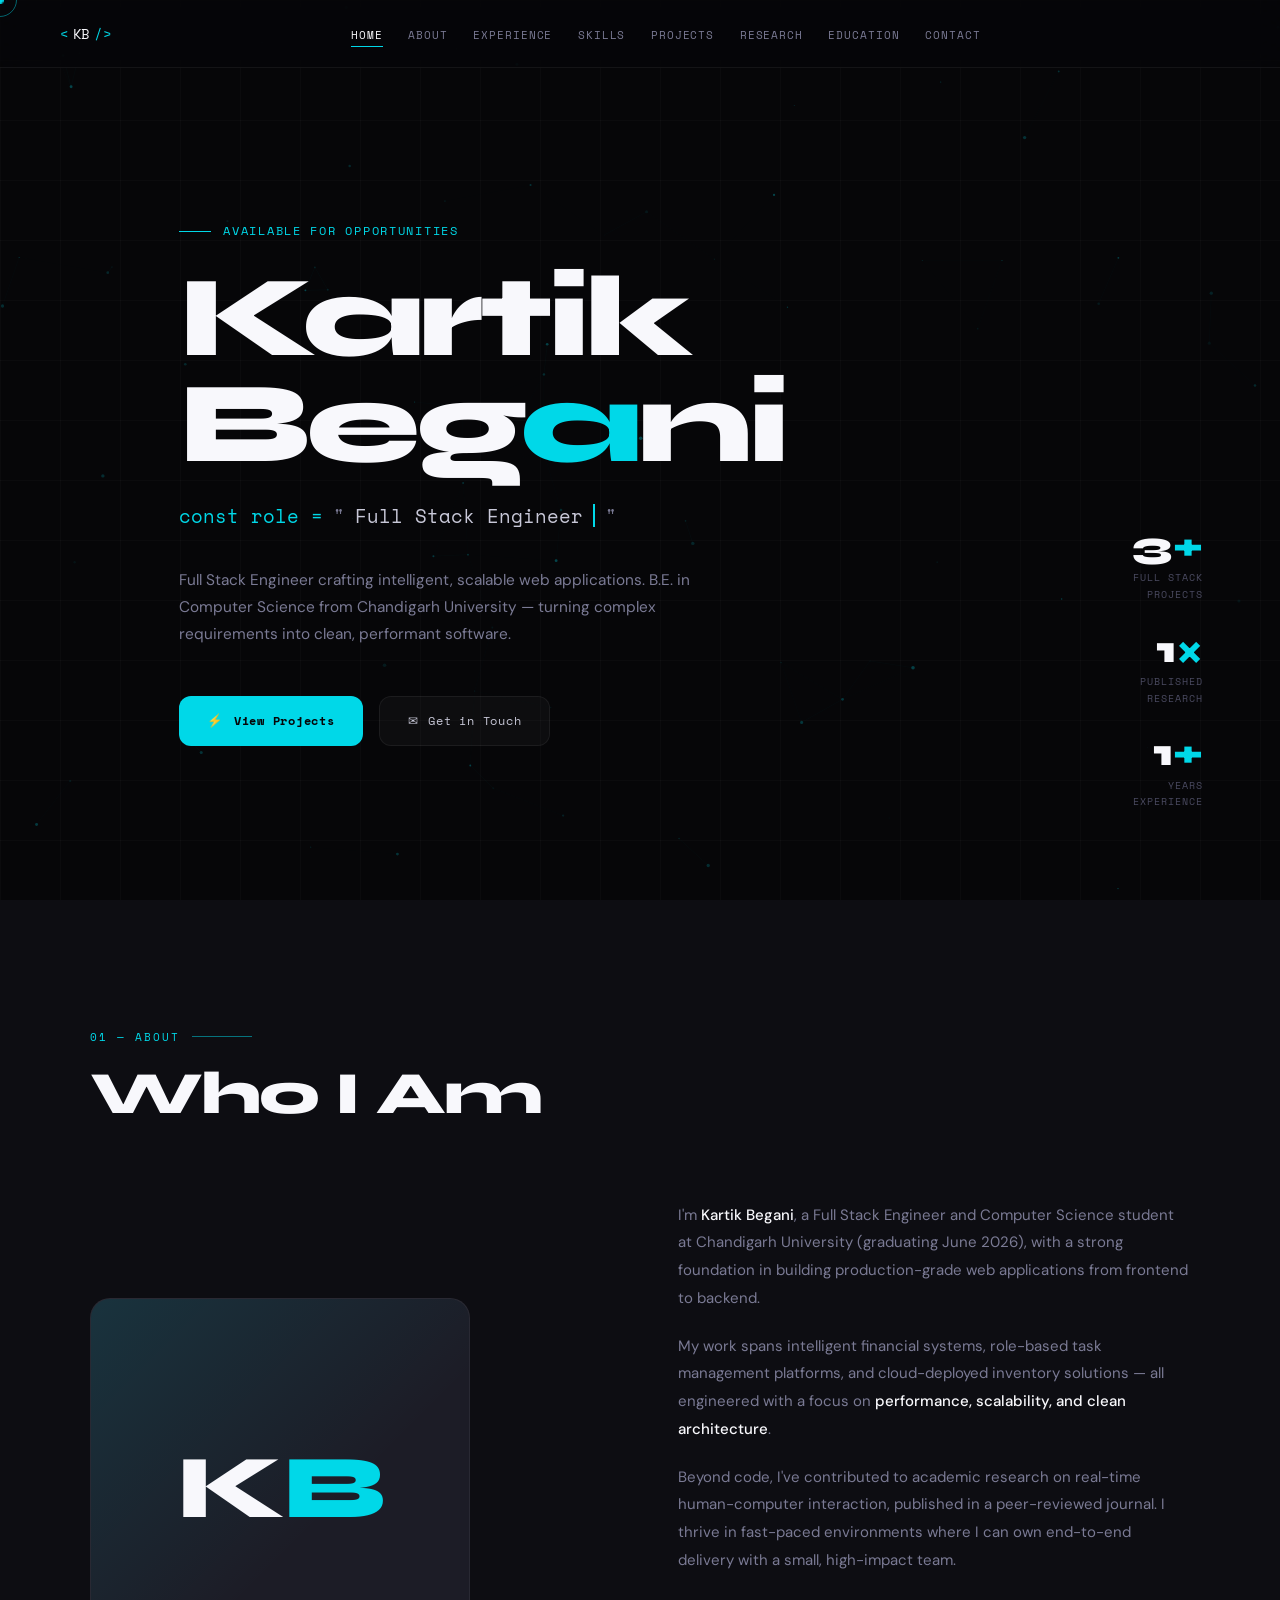
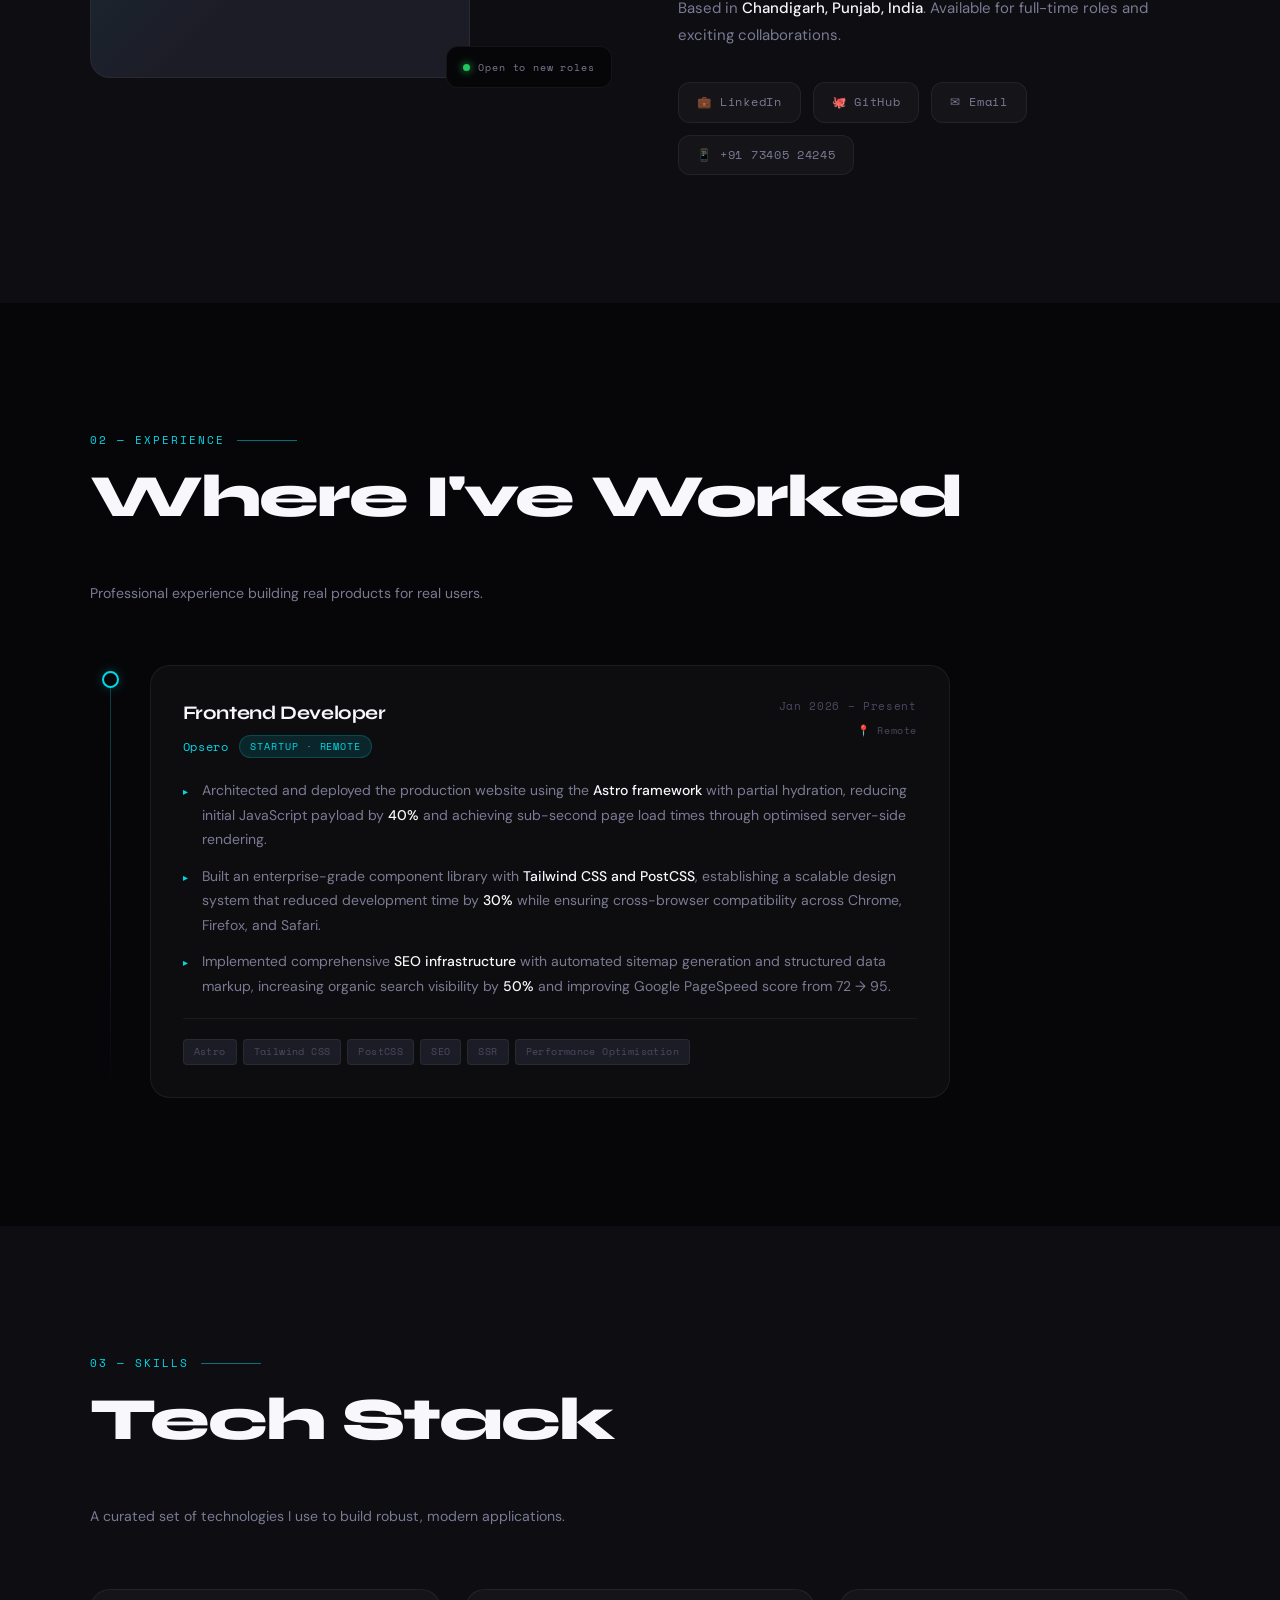
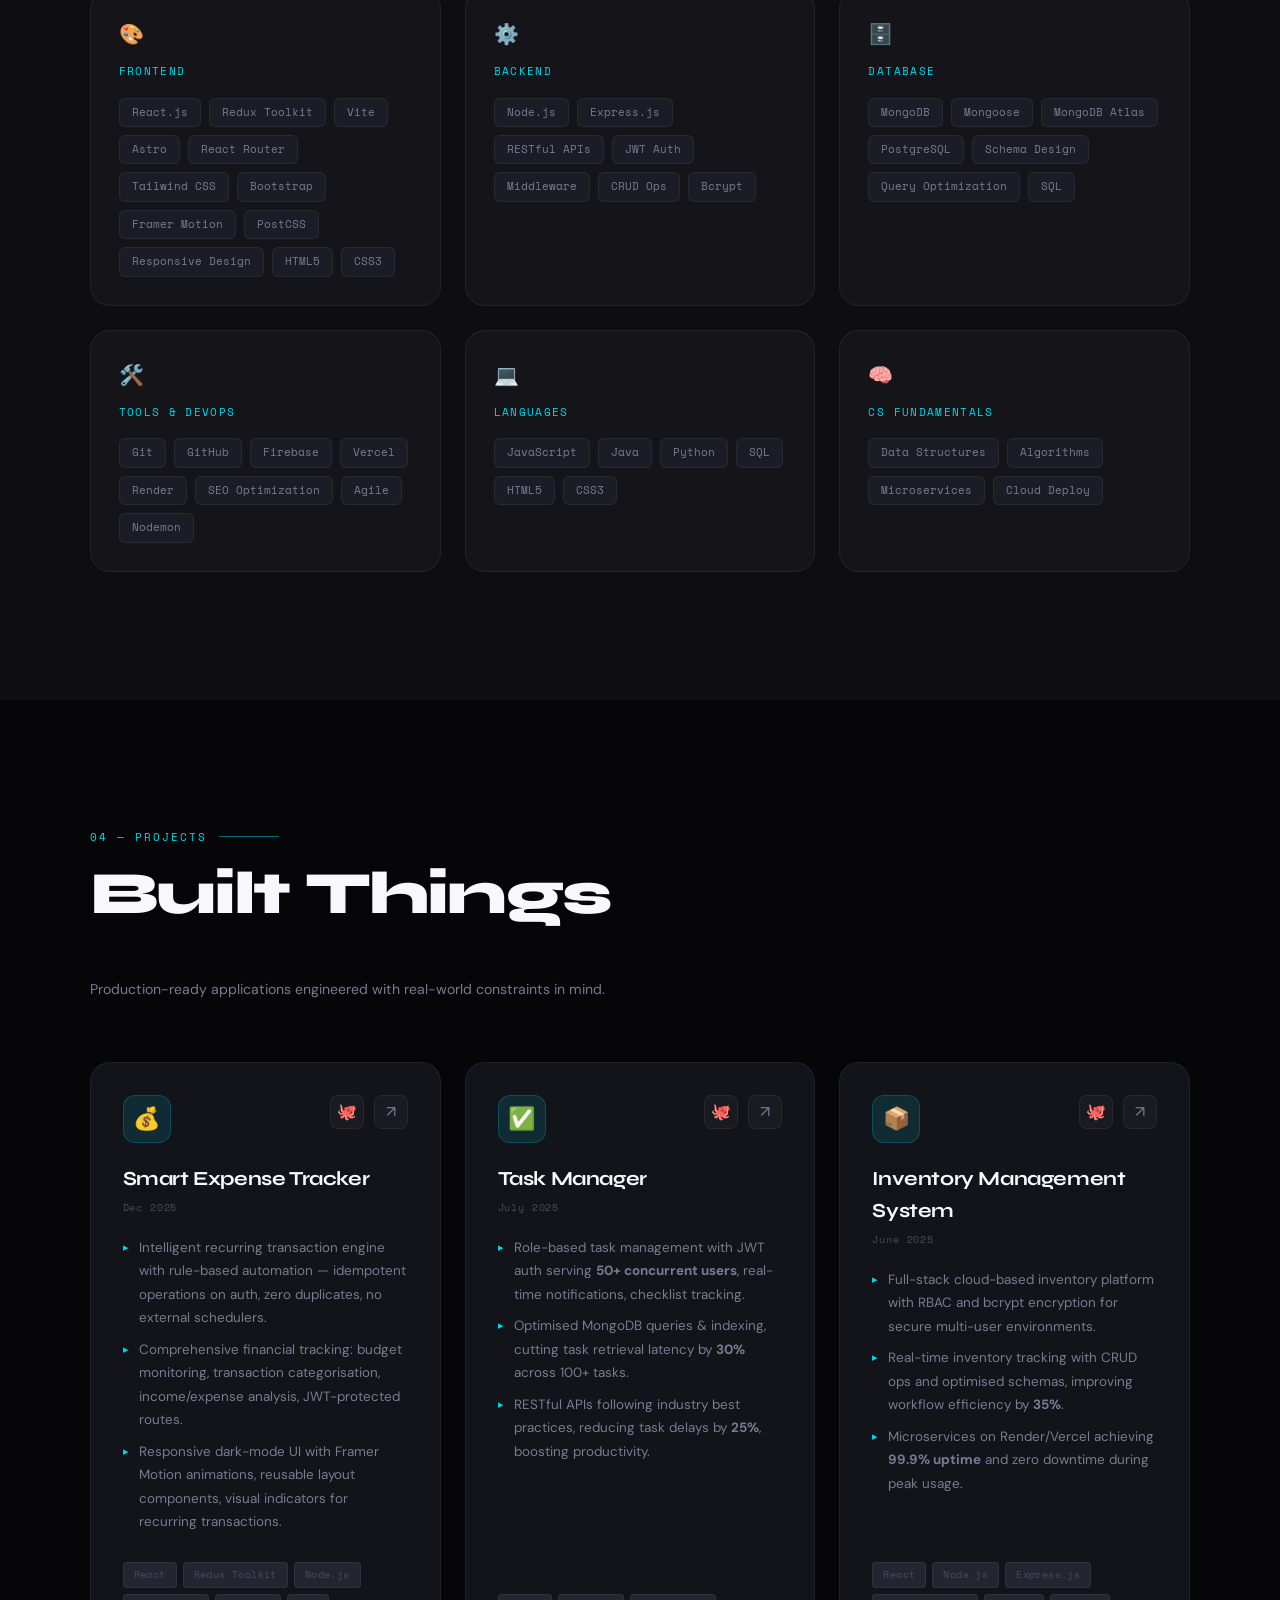
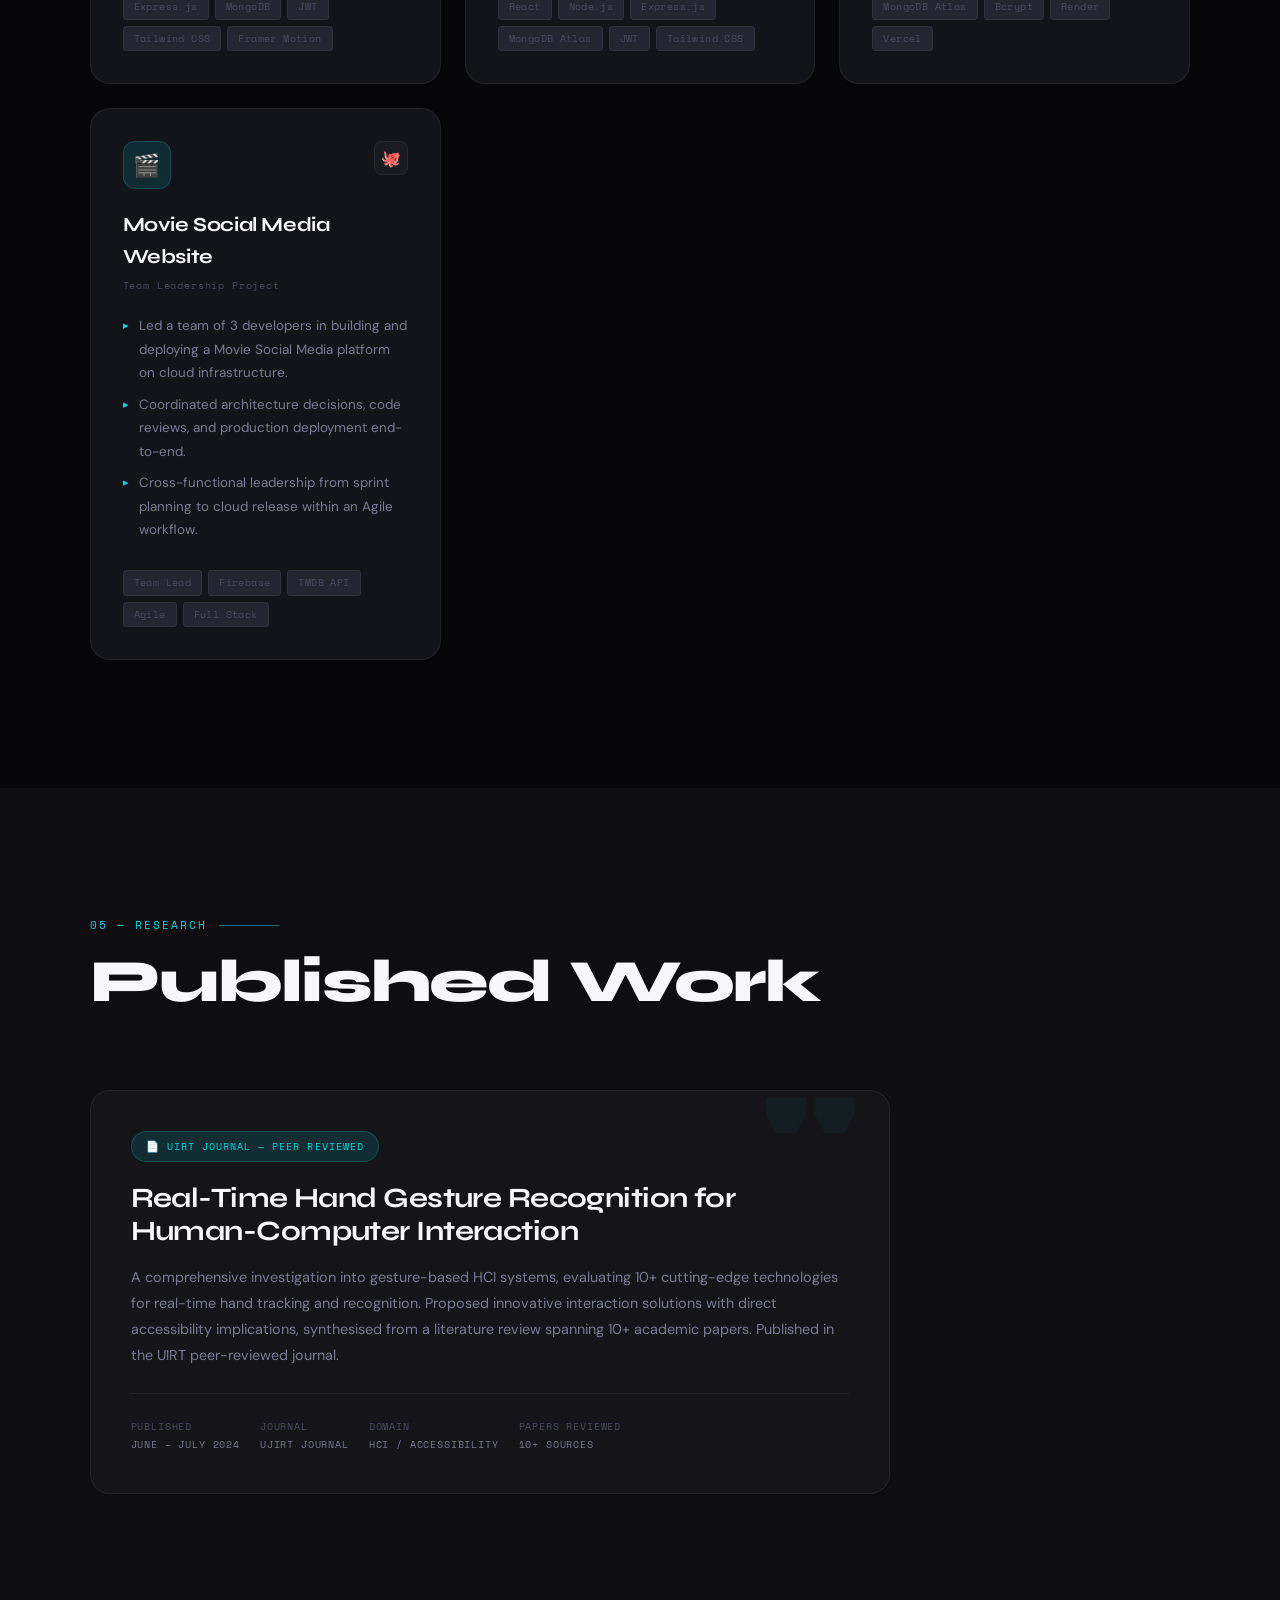
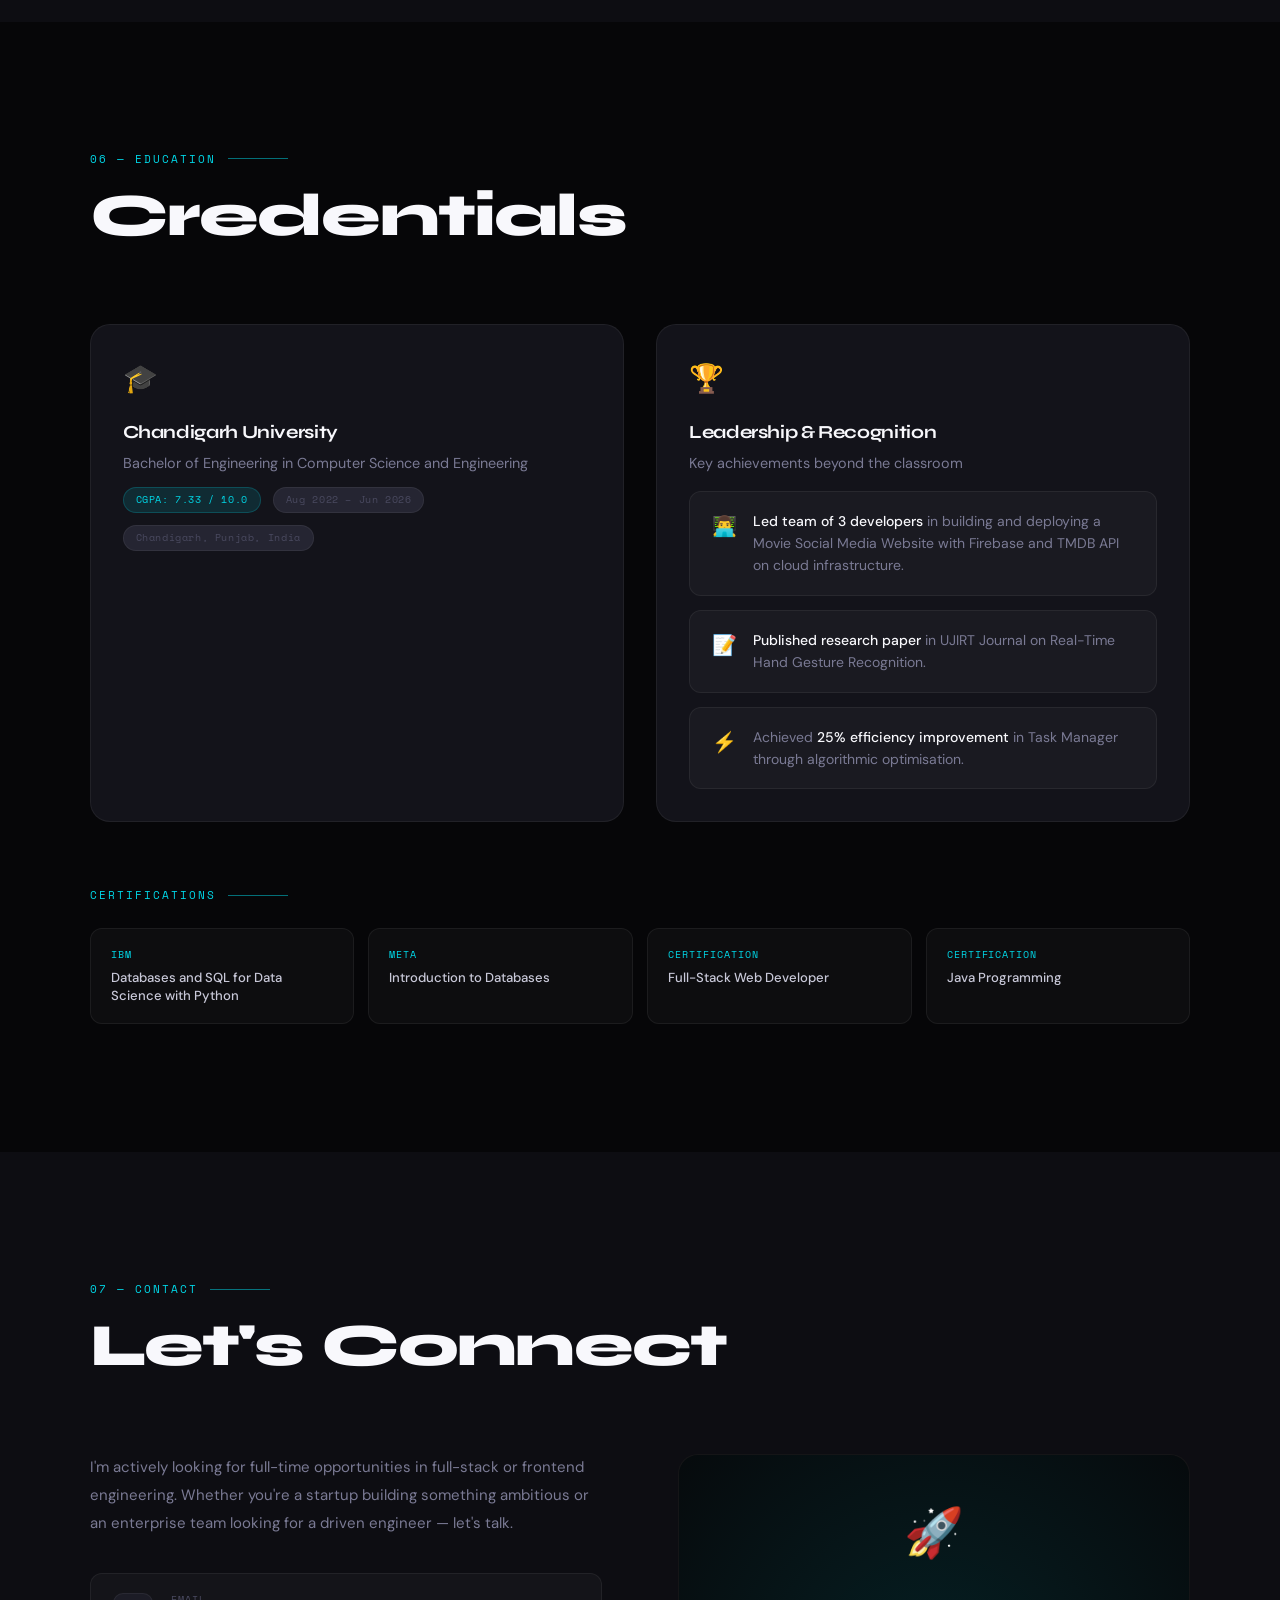
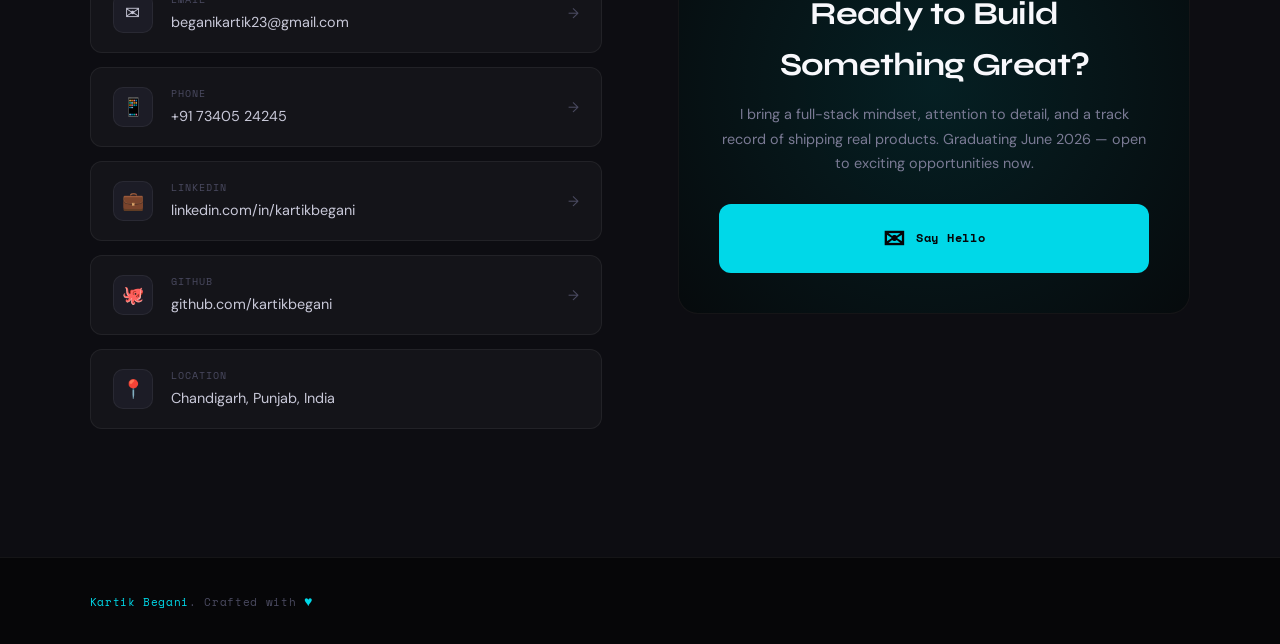
<file: kartik-portfolio.html>
<!DOCTYPE html>
<html lang="en" data-theme="dark">
<head>
<meta charset="UTF-8">
<meta name="viewport" content="width=device-width, initial-scale=1.0">
<title>Kartik Begani — Full Stack Engineer</title>
<link rel="preconnect" href="https://fonts.googleapis.com">
<link rel="preconnect" href="https://fonts.gstatic.com" crossorigin>
<link href="https://fonts.googleapis.com/css2?family=Syne:wght@400;500;600;700;800&family=Space+Mono:ital,wght@0,400;0,700;1,400&family=DM+Sans:ital,opsz,wght@0,9..40,300;0,9..40,400;0,9..40,500;1,9..40,300&display=swap" rel="stylesheet">

<style>
/* ============================================================
   CSS CUSTOM PROPERTIES
============================================================ */
:root {
  --bg-0: #060608;
  --bg-1: #0d0d12;
  --bg-2: #13131a;
  --bg-3: #1c1c26;
  --bg-4: #252532;
  --surface: rgba(255,255,255,0.03);
  --surface-hover: rgba(255,255,255,0.06);
  --border: rgba(255,255,255,0.06);
  --border-hover: rgba(0,210,220,0.3);
  --accent: #00d8e8;
  --accent-dim: rgba(0,216,232,0.12);
  --accent-glow: rgba(0,216,232,0.25);
  --accent-2: #7b5ea7;
  --accent-3: #e879a0;
  --text-0: #f8f8fc;
  --text-1: #c8c8d8;
  --text-2: #7a7a94;
  --text-3: #4a4a60;
  --font-display: 'Syne', sans-serif;
  --font-mono: 'Space Mono', monospace;
  --font-body: 'DM Sans', sans-serif;
  --nav-h: 68px;
  --radius: 12px;
  --radius-lg: 20px;
  --transition: 0.3s cubic-bezier(0.4, 0, 0.2, 1);
}

/* ============================================================
   RESET & BASE  — hide native cursor, show only dot+ring
============================================================ */
* { box-sizing: border-box; margin: 0; padding: 0; cursor: none !important; }
*::before, *::after { box-sizing: border-box; }
html { scroll-behavior: smooth; font-size: 16px; }
body {
  font-family: var(--font-body);
  background: var(--bg-0);
  color: var(--text-1);
  line-height: 1.6;
  overflow-x: hidden;
}
a { color: inherit; text-decoration: none; }
img { display: block; max-width: 100%; }
ul { list-style: none; }
button { border: none; background: none; font-family: inherit; }

/* On touch / no-hover devices restore normal cursor */
@media (hover: none) {
  * { cursor: auto !important; }
  #cursor-dot, #cursor-ring { display: none !important; }
}

/* ============================================================
   SCROLL PROGRESS BAR
============================================================ */
#progress-bar {
  position: fixed; top: 0; left: 0;
  height: 2px; width: 0%;
  background: linear-gradient(90deg, var(--accent), var(--accent-2), var(--accent-3));
  z-index: 1000;
  transition: width 0.1s linear;
}

/* ============================================================
   CUSTOM CURSOR  — small dot centred inside a larger ring
============================================================ */
#cursor-dot {
  position: fixed;
  width: 7px; height: 7px;
  background: var(--accent);
  border-radius: 50%;
  pointer-events: none;
  z-index: 10000;
  transform: translate(-50%, -50%);
  top: 0; left: 0;
  transition: width .2s, height .2s;
  will-change: left, top;
}
#cursor-ring {
  position: fixed;
  width: 34px; height: 34px;
  border: 1.5px solid rgba(0,216,232,0.45);
  border-radius: 50%;
  pointer-events: none;
  z-index: 9999;
  transform: translate(-50%, -50%);
  top: 0; left: 0;
  transition: width .28s ease, height .28s ease, border-color .28s ease;
  will-change: left, top;
}
/* Enlarge ring when hovering interactive elements */
body.cursor-hover #cursor-ring {
  width: 56px; height: 56px;
  border-color: rgba(0,216,232,0.8);
}
body.cursor-hover #cursor-dot {
  width: 5px; height: 5px;
}

/* ============================================================
   NAVIGATION
============================================================ */
nav {
  position: fixed; top: 0; left: 0; right: 0;
  height: var(--nav-h);
  z-index: 900;
  display: flex; align-items: center; justify-content: space-between;
  padding: 0 clamp(16px, 5vw, 60px);
  gap: 12px;
  backdrop-filter: blur(20px) saturate(180%);
  -webkit-backdrop-filter: blur(20px) saturate(180%);
  background: rgba(6,6,8,0.75);
  border-bottom: 1px solid var(--border);
}

.nav-logo {
  font-family: var(--font-mono);
  font-size: 0.9rem;
  color: var(--text-0);
  letter-spacing: -0.02em;
  display: flex; align-items: center; gap: 4px;
  flex-shrink: 0;
  white-space: nowrap;
}
.nav-logo span { color: var(--accent); }

.nav-links {
  display: flex; align-items: center;
  gap: clamp(14px, 2vw, 28px);
  flex: 1; justify-content: center;
}
.nav-link {
  font-family: var(--font-mono);
  font-size: 0.7rem; letter-spacing: 0.08em; text-transform: uppercase;
  color: var(--text-2);
  position: relative; padding-bottom: 2px;
  transition: color var(--transition);
  white-space: nowrap;
}
.nav-link::after {
  content: ''; position: absolute; bottom: -2px; left: 0;
  height: 1px; width: 0; background: var(--accent);
  transition: width var(--transition);
}
.nav-link:hover, .nav-link.active { color: var(--text-0); }
.nav-link.active::after, .nav-link:hover::after { width: 100%; }

.nav-actions { display: flex; align-items: center; flex-shrink: 0; }

.hamburger { display: none; flex-direction: column; gap: 5px; padding: 8px; flex-shrink: 0; }
.hamburger span { display: block; width: 22px; height: 1.5px; background: var(--text-1); transition: all var(--transition); }
.hamburger.open span:nth-child(1) { transform: translateY(6.5px) rotate(45deg); }
.hamburger.open span:nth-child(2) { opacity: 0; }
.hamburger.open span:nth-child(3) { transform: translateY(-6.5px) rotate(-45deg); }

.nav-close {
  display: none;
  position: absolute;
  top: 18px; right: 20px;
  width: 36px; height: 36px;
  border-radius: 50%;
  background: var(--surface);
  border: 1px solid var(--border);
  color: var(--text-1);
  font-size: 14px;
  align-items: center; justify-content: center;
  transition: all var(--transition);
  flex-shrink: 0;
}
.nav-close:hover {
  background: var(--accent-dim);
  border-color: var(--border-hover);
  color: var(--accent);
}
@media (max-width: 768px) {
  .nav-close { display: flex; }
}

@media (max-width: 900px) {
  .nav-links {
    position: fixed; top: 0; right: 0;
    width: 72vw; max-width: 300px; height: 100svh;
    background: var(--bg-1);
    flex-direction: column; align-items: flex-start; justify-content: flex-start;
    padding: calc(var(--nav-h) + 24px) 32px 40px;
    gap: 20px;
    border-left: 1px solid var(--border);
    box-shadow: -12px 0 40px rgba(0,0,0,0.5);
    transform: translateX(100%);
    transition: transform var(--transition);
    z-index: 800;
  }
  .nav-links.open { transform: translateX(0); }
  .nav-link { font-size: 0.85rem; }
  .hamburger { display: flex; }
}

.icon-mail  { font-size: 26px; }
.icon-mail-2{ font-size: 14px; }

/* ============================================================
   HERO
============================================================ */
#hero { position: relative; min-height: 100svh; display: flex; align-items: center; overflow: hidden; }
#hero-canvas { position: absolute; inset: 0; width: 100%; height: 100%; opacity: 0.5; pointer-events: none;}
.hero-grid-overlay {
  position: absolute; inset: 0;
  background-image:
    linear-gradient(var(--border) 1px, transparent 1px),
    linear-gradient(90deg, var(--border) 1px, transparent 1px);
  background-size: 60px 60px; opacity: 0.4;
}
.hero-content {
  position: relative; z-index: 2;
  padding: 0 clamp(24px, 7vw, 120px);
  padding-top: var(--nav-h);
  max-width: 1400px; width: 100%;
}
.hero-label {
  font-family: var(--font-mono); font-size: 0.72rem; letter-spacing: 0.15em; text-transform: uppercase;
  color: var(--accent); margin-bottom: 24px;
  opacity: 0; animation: fadeUp .8s .3s forwards;
  display: flex; align-items: center; gap: 12px;
}
.hero-label::before { content: ''; display: block; width: 32px; height: 1px; background: var(--accent); }
.hero-name {
  font-family: var(--font-display); font-size: clamp(52px, 9vw, 130px); font-weight: 800;
  line-height: 0.92; color: var(--text-0); letter-spacing: -0.04em;
  opacity: 0; animation: fadeUp .9s .5s forwards; margin-bottom: 24px;
}
.hero-name .accent-char { color: var(--accent); }
.hero-title-wrap {
  font-family: var(--font-mono); font-size: clamp(14px, 1.5vw, 20px); color: var(--text-2);
  margin-bottom: 36px; opacity: 0; animation: fadeUp .9s .7s forwards;
  display: flex; align-items: center; gap: 10px; flex-wrap: wrap;
}
.hero-title-wrap .prefix { color: var(--accent); }
#typed-title { color: var(--text-1); }
.cursor-blink {
  display: inline-block; width: 2px; height: 1.2em; background: var(--accent);
  vertical-align: text-bottom; animation: blink 1s step-end infinite;
}
@keyframes blink { 0%,100%{opacity:1} 50%{opacity:0} }
.hero-desc {
  max-width: 520px; font-size: clamp(15px, 1.2vw, 17px); color: var(--text-2);
  line-height: 1.75; margin-bottom: 48px; opacity: 0; animation: fadeUp .9s .9s forwards;
}
.hero-actions { display: flex; gap: 16px; flex-wrap: wrap; opacity: 0; animation: fadeUp .9s 1.1s forwards; }

.btn-primary {
  display: inline-flex; align-items: center; gap: 10px; padding: 14px 28px;
  background: var(--accent); color: #060608;
  font-family: var(--font-mono); font-size: 0.78rem; letter-spacing: 0.06em; font-weight: 700;
  border-radius: var(--radius); transition: all var(--transition); position: relative; overflow: hidden;
}
.btn-primary::before { content: ''; position: absolute; inset: 0; background: rgba(255,255,255,.15); opacity: 0; transition: opacity var(--transition); }
.btn-primary:hover { transform: translateY(-2px); box-shadow: 0 12px 40px var(--accent-glow); }
.btn-primary:hover::before { opacity: 1; }

.btn-outline {
  display: inline-flex; align-items: center; gap: 10px; padding: 14px 28px;
  border: 1px solid var(--border); color: var(--text-1);
  font-family: var(--font-mono); font-size: 0.78rem; letter-spacing: 0.06em;
  border-radius: var(--radius); transition: all var(--transition); background: var(--surface);
}
.btn-outline:hover { border-color: var(--border-hover); color: var(--accent); transform: translateY(-2px); background: var(--accent-dim); }

.hero-stats {
  position: absolute; right: clamp(24px, 6vw, 100px); bottom: 10%;
  display: flex; flex-direction: column; gap: 28px;
  opacity: 0; animation: fadeLeft .9s 1.3s forwards;
}
.stat-item { text-align: right; }
.stat-num { font-family: var(--font-display); font-size: clamp(28px, 3vw, 44px); font-weight: 800; color: var(--text-0); line-height: 1; }
.stat-num .accent { color: var(--accent); }
.stat-label { font-family: var(--font-mono); font-size: 0.65rem; letter-spacing: 0.1em; text-transform: uppercase; color: var(--text-3); margin-top: 4px; }

.scroll-indicator {
  position: absolute; bottom: 32px; left: 50%; transform: translateX(-50%);
  display: flex; flex-direction: column; align-items: center; gap: 8px;
  opacity: 0; animation: fadeIn 1s 1.8s forwards;
}
.scroll-line { width: 1px; height: 48px; background: linear-gradient(to bottom, transparent, var(--accent)); animation: scrollPulse 2s ease-in-out infinite; }
.scroll-text { font-family: var(--font-mono); font-size: 0.6rem; letter-spacing: 0.15em; text-transform: uppercase; writing-mode: vertical-rl; transform: rotate(180deg); color: var(--text-3); }
@keyframes scrollPulse { 0%,100%{opacity:.3} 50%{opacity:1} }
@keyframes fadeUp  { from{opacity:0;transform:translateY(30px)}  to{opacity:1;transform:translateY(0)} }
@keyframes fadeLeft{ from{opacity:0;transform:translateX(30px)}  to{opacity:1;transform:translateX(0)} }
@keyframes fadeIn  { from{opacity:0} to{opacity:1} }
@media (max-width: 768px) { .hero-stats,.scroll-indicator { display: none; } }

/* ============================================================
   SECTIONS — COMMON
============================================================ */
section { padding: clamp(80px, 10vw, 140px) clamp(24px, 7vw, 120px); }
.section-label {
  font-family: var(--font-mono); font-size: .7rem; letter-spacing: .18em; text-transform: uppercase;
  color: var(--accent); display: flex; align-items: center; gap: 12px; margin-bottom: 16px;
}
.section-label::after { content: ''; flex: 1; max-width: 60px; height: 1px; background: var(--accent); opacity: .5; }
.section-title {
  font-family: var(--font-display); font-size: clamp(32px,5vw,60px); font-weight: 800;
  color: var(--text-0); letter-spacing: -.03em; line-height: 1.05;
  margin-bottom: clamp(40px, 6vw, 80px);
}
.section-subtitle {
  font-size: clamp(14px,1.1vw,17px); color: var(--text-2); max-width: 560px; line-height: 1.75;
  margin-top: -24px; margin-bottom: clamp(32px,5vw,60px);
}

/* reveal on scroll */
.reveal { opacity: 0; transform: translateY(40px); transition: opacity .8s cubic-bezier(.4,0,.2,1), transform .8s cubic-bezier(.4,0,.2,1); }
.reveal.visible { opacity: 1; transform: translateY(0); }
.reveal-delay-1 { transition-delay: .1s; }
.reveal-delay-2 { transition-delay: .2s; }
.reveal-delay-3 { transition-delay: .3s; }
.reveal-delay-4 { transition-delay: .4s; }
.reveal-delay-5 { transition-delay: .5s; }

/* ============================================================
   ABOUT
============================================================ */
#about { background: var(--bg-1); }
.about-grid { display: grid; grid-template-columns: 1fr 1fr; gap: clamp(40px,6vw,100px); align-items: center; }
.about-avatar-wrap { position: relative; }
.about-avatar {
  width: 100%; max-width: 380px; aspect-ratio: 1;
  border-radius: var(--radius-lg); background: var(--bg-3); border: 1px solid var(--border);
  display: flex; align-items: center; justify-content: center; position: relative; overflow: hidden;
}
.about-avatar::before { content: ''; position: absolute; inset: 0; background: linear-gradient(135deg, var(--accent-dim), transparent 60%); }
.avatar-initials { font-family: var(--font-display); font-size: clamp(48px,8vw,90px); font-weight: 800; color: var(--text-0); letter-spacing: -.04em; position: relative; z-index: 1; }
.avatar-initials span { color: var(--accent); }
.avatar-badge { position: absolute; bottom: -10px; right: -10px; background: var(--bg-0); border: 1px solid var(--border); border-radius: var(--radius); padding: 12px 16px; }
.avatar-badge-status { display: flex; align-items: center; gap: 8px; font-family: var(--font-mono); font-size: .65rem; letter-spacing: .08em; color: var(--text-2); }
.status-dot { width: 7px; height: 7px; border-radius: 50%; background: #22c55e; box-shadow: 0 0 8px #22c55e; animation: pulseGreen 2s ease infinite; }
@keyframes pulseGreen { 0%,100%{box-shadow:0 0 4px #22c55e} 50%{box-shadow:0 0 14px #22c55e} }
.about-text p { font-size: clamp(15px,1.1vw,17px); color: var(--text-2); line-height: 1.85; margin-bottom: 20px; }
.about-text p:last-of-type { margin-bottom: 32px; }
.about-text strong { color: var(--text-0); font-weight: 500; }
.about-links { display: flex; gap: 12px; flex-wrap: wrap; margin-top: 8px; }
.social-link {
  display: inline-flex; align-items: center; gap: 8px; padding: 10px 18px;
  border: 1px solid var(--border); border-radius: var(--radius);
  font-family: var(--font-mono); font-size: .72rem; letter-spacing: .06em;
  color: var(--text-2); background: var(--surface); transition: all var(--transition);
}
.social-link:hover { border-color: var(--border-hover); color: var(--accent); background: var(--accent-dim); transform: translateY(-2px); }
@media (max-width: 900px) { .about-grid { grid-template-columns: 1fr; } .about-avatar { max-width: 220px; } }

/* ============================================================
   EXPERIENCE
============================================================ */
#experience { background: var(--bg-0); }
.experience-timeline { position: relative; max-width: 860px; }
.experience-timeline::before {
  content: '';
  position: absolute;
  left: 20px;
  top: 8px;
  bottom: 8px;
  width: 1px;
  background: linear-gradient(to bottom, var(--accent), var(--accent-2), transparent);
  opacity: 0.3;
}
.exp-card {
  position: relative;
  padding: 0 0 48px 60px;
}
.exp-card:last-child { padding-bottom: 0; }
.exp-dot {
  position: absolute;
  left: 12px;
  top: 6px;
  width: 17px; height: 17px;
  border-radius: 50%;
  background: var(--bg-0);
  border: 2px solid var(--accent);
  box-shadow: 0 0 12px var(--accent-glow);
  z-index: 1;
  transition: all var(--transition);
}
.exp-card:hover .exp-dot {
  background: var(--accent);
  box-shadow: 0 0 20px var(--accent-glow);
}
.exp-inner {
  background: var(--surface);
  border: 1px solid var(--border);
  border-radius: var(--radius-lg);
  padding: 32px;
  transition: all var(--transition);
  position: relative;
  overflow: hidden;
}
.exp-inner::before {
  content: '';
  position: absolute;
  top: 0; left: 0; right: 0;
  height: 2px;
  background: linear-gradient(90deg, var(--accent), var(--accent-2));
  opacity: 0;
  transition: opacity var(--transition);
}
.exp-card:hover .exp-inner {
  border-color: var(--border-hover);
  background: var(--surface-hover);
  transform: translateY(-3px);
  box-shadow: 0 20px 60px rgba(0,0,0,.3), 0 0 0 1px var(--border-hover);
}
.exp-card:hover .exp-inner::before { opacity: 1; }

.exp-header {
  display: flex;
  align-items: flex-start;
  justify-content: space-between;
  gap: 16px;
  margin-bottom: 20px;
  flex-wrap: wrap;
}
.exp-company-wrap { display: flex; flex-direction: column; gap: 6px; }
.exp-role {
  font-family: var(--font-display);
  font-size: 1.2rem;
  font-weight: 700;
  color: var(--text-0);
  letter-spacing: -0.02em;
}
.exp-company-row { display: flex; align-items: center; gap: 10px; flex-wrap: wrap; }
.exp-company {
  font-family: var(--font-mono);
  font-size: 0.75rem;
  color: var(--accent);
  letter-spacing: 0.06em;
}
.exp-type-badge {
  padding: 3px 10px;
  background: var(--accent-dim);
  border: 1px solid rgba(0,216,232,.2);
  border-radius: 20px;
  font-family: var(--font-mono);
  font-size: 0.6rem;
  letter-spacing: 0.1em;
  text-transform: uppercase;
  color: var(--accent);
}
.exp-meta-right { display: flex; flex-direction: column; gap: 6px; align-items: flex-end; }
.exp-period {
  font-family: var(--font-mono);
  font-size: 0.68rem;
  color: var(--text-3);
  letter-spacing: 0.06em;
  white-space: nowrap;
}
.exp-location {
  font-family: var(--font-mono);
  font-size: 0.65rem;
  color: var(--text-3);
  letter-spacing: 0.05em;
}
.exp-bullets { display: flex; flex-direction: column; gap: 12px; }
.exp-bullet {
  display: flex;
  align-items: flex-start;
  gap: 14px;
  font-size: 0.875rem;
  color: var(--text-2);
  line-height: 1.75;
}
.exp-bullet-icon {
  color: var(--accent);
  font-size: 0.65rem;
  margin-top: 5px;
  flex-shrink: 0;
}
.exp-bullet strong { color: var(--text-0); font-weight: 500; }
.exp-stack { display: flex; flex-wrap: wrap; gap: 6px; margin-top: 20px; padding-top: 20px; border-top: 1px solid var(--border); }
.exp-stack-badge {
  padding: 4px 10px;
  background: var(--bg-3);
  border: 1px solid var(--border);
  border-radius: 4px;
  font-family: var(--font-mono);
  font-size: 0.62rem;
  letter-spacing: 0.04em;
  color: var(--text-3);
  transition: all var(--transition);
}
.exp-card:hover .exp-stack-badge { color: var(--text-2); border-color: rgba(0,216,232,.15); }

/* ============================================================
   SKILLS
============================================================ */
#skills { background: var(--bg-1); }
.skills-container { display: grid; grid-template-columns: repeat(auto-fit,minmax(280px,1fr)); gap: 24px; }
.skill-group {
  background: var(--surface); border: 1px solid var(--border); border-radius: var(--radius-lg);
  padding: 28px; transition: all var(--transition); position: relative; overflow: hidden;
}
.skill-group::before { content: ''; position: absolute; top:0;left:0;right:0; height: 2px; background: linear-gradient(90deg,var(--accent),transparent); opacity:0; transition: opacity var(--transition); }
.skill-group:hover { border-color:var(--border-hover); background:var(--surface-hover); transform:translateY(-4px); box-shadow:0 20px 60px rgba(0,0,0,.3),0 0 0 1px var(--border-hover); }
.skill-group:hover::before { opacity: 1; }
.skill-group-icon { font-size: 20px; margin-bottom: 12px; }
.skill-group-title { font-family: var(--font-mono); font-size: .7rem; letter-spacing: .12em; text-transform: uppercase; color: var(--accent); margin-bottom: 18px; }
.skill-tags { display: flex; flex-wrap: wrap; gap: 8px; }
.skill-tag { padding: 5px 12px; background: var(--bg-3); border: 1px solid var(--border); border-radius: 6px; font-family: var(--font-mono); font-size: .68rem; color: var(--text-2); transition: all var(--transition); }
.skill-group:hover .skill-tag { border-color: rgba(0,216,232,.15); color: var(--text-1); }
.skill-tag:hover { background: var(--accent-dim) !important; border-color: var(--accent) !important; color: var(--accent) !important; transform: translateY(-1px); }

/* ============================================================
   PROJECTS
============================================================ */
#projects { background: var(--bg-0); }
.projects-grid { display: grid; grid-template-columns: repeat(auto-fit,minmax(340px,1fr)); gap: 24px; }
.project-card {
  background: var(--bg-2); border: 1px solid var(--border); border-radius: var(--radius-lg);
  padding: 32px; display: flex; flex-direction: column; gap: 20px;
  transition: all var(--transition); position: relative; overflow: hidden;
}
.project-card::after {
  content: ''; position: absolute; inset: 0;
  background: radial-gradient(600px circle at var(--mouse-x,50%) var(--mouse-y,50%), rgba(0,216,232,.04), transparent 40%);
  opacity: 0; transition: opacity var(--transition); pointer-events: none;
}
.project-card:hover::after { opacity: 1; }
.project-card:hover { border-color: var(--border-hover); transform: translateY(-6px); box-shadow: 0 30px 80px rgba(0,0,0,.4),0 0 0 1px var(--border-hover); }
.project-header { display: flex; align-items: flex-start; justify-content: space-between; gap: 16px; }
.project-icon { width:48px;height:48px;border-radius:12px;background:var(--accent-dim);border:1px solid rgba(0,216,232,.2);display:flex;align-items:center;justify-content:center;font-size:22px;flex-shrink:0; }
.project-links { display: flex; gap: 10px; }
.project-link-btn { width:34px;height:34px;border-radius:8px;background:var(--surface);border:1px solid var(--border);display:flex;align-items:center;justify-content:center;font-size:16px;color:var(--text-2);transition:all var(--transition); }
.project-link-btn:hover { background:var(--accent-dim);border-color:var(--border-hover);color:var(--accent);transform:scale(1.1); }
.project-title { font-family:var(--font-display);font-size:1.25rem;font-weight:700;color:var(--text-0);letter-spacing:-.02em; }
.project-date { font-family:var(--font-mono);font-size:.65rem;letter-spacing:.08em;color:var(--text-3);margin-top:4px; }
.project-desc { font-size:.875rem;color:var(--text-2);line-height:1.75; }
.project-desc li { position:relative;padding-left:16px;margin-bottom:8px;font-size:.84rem; }
.project-desc li::before { content:'▸';position:absolute;left:0;color:var(--accent);font-size:.7rem;top:2px; }
.project-stack { display:flex;flex-wrap:wrap;gap:6px;margin-top:auto; }
.stack-badge { padding:4px 10px;background:var(--bg-4);border-radius:4px;font-family:var(--font-mono);font-size:.62rem;letter-spacing:.04em;color:var(--text-3);border:1px solid var(--border);transition:all var(--transition); }
.project-card:hover .stack-badge { color:var(--text-2);border-color:rgba(0,216,232,.15); }

/* ============================================================
   RESEARCH
============================================================ */
#research { background: var(--bg-1); }
.research-card {
  background:var(--surface);border:1px solid var(--border);border-radius:var(--radius-lg);
  padding:40px;max-width:800px;transition:all var(--transition);position:relative;overflow:hidden;
}
.research-card::before { content:'"';position:absolute;top:-20px;right:30px;font-family:var(--font-display);font-size:160px;font-weight:800;color:var(--accent);opacity:.04;line-height:1; }
.research-card:hover { border-color:var(--border-hover);box-shadow:0 20px 60px rgba(0,0,0,.2); }
.research-journal { display:inline-flex;align-items:center;gap:8px;padding:6px 14px;background:var(--accent-dim);border:1px solid rgba(0,216,232,.2);border-radius:20px;font-family:var(--font-mono);font-size:.65rem;letter-spacing:.1em;text-transform:uppercase;color:var(--accent);margin-bottom:20px; }
.research-title { font-family:var(--font-display);font-size:clamp(20px,2.5vw,28px);font-weight:700;color:var(--text-0);letter-spacing:-.02em;margin-bottom:16px;line-height:1.2; }
.research-desc { color:var(--text-2);font-size:.9rem;line-height:1.8; }
.research-meta { display:flex;align-items:center;gap:20px;margin-top:24px;padding-top:24px;border-top:1px solid var(--border);flex-wrap:wrap; }
.research-meta-item { font-family:var(--font-mono);font-size:.65rem;letter-spacing:.08em;text-transform:uppercase;color:var(--text-3); }
.research-meta-item span { color:var(--text-2);display:block;margin-top:2px; }

/* ============================================================
   EDUCATION
============================================================ */
#education { background: var(--bg-0); }
.education-grid { display:grid;grid-template-columns:1fr 1fr;gap:32px; }
.edu-card { background:var(--bg-2);border:1px solid var(--border);border-radius:var(--radius-lg);padding:32px;transition:all var(--transition);position:relative;overflow:hidden; }
.edu-card::before { content:'';position:absolute;bottom:0;left:0;right:0;height:2px;background:linear-gradient(90deg,var(--accent),var(--accent-2));opacity:0;transition:opacity var(--transition); }
.edu-card:hover { border-color:var(--border-hover);transform:translateY(-4px); }
.edu-card:hover::before { opacity:1; }
.edu-icon { font-size:28px;margin-bottom:16px; }
.edu-school { font-family:var(--font-display);font-size:1.15rem;font-weight:700;color:var(--text-0);letter-spacing:-.02em;margin-bottom:6px; }
.edu-degree { font-size:.9rem;color:var(--text-2);margin-bottom:12px;line-height:1.5; }
.edu-meta { display:flex;align-items:center;gap:12px;flex-wrap:wrap; }
.edu-meta-chip { display:inline-flex;align-items:center;gap:6px;padding:4px 12px;background:var(--bg-4);border:1px solid var(--border);border-radius:20px;font-family:var(--font-mono);font-size:.63rem;letter-spacing:.06em;color:var(--text-3); }
.edu-meta-chip.highlight { background:var(--accent-dim);border-color:rgba(0,216,232,.2);color:var(--accent); }
.certs-grid { display:grid;grid-template-columns:repeat(auto-fit,minmax(200px,1fr));gap:14px; }
.cert-card { background:var(--surface);border:1px solid var(--border);border-radius:var(--radius);padding:18px 20px;transition:all var(--transition); }
.cert-card:hover { border-color:var(--border-hover);background:var(--accent-dim);transform:translateY(-3px); }
.cert-issuer { font-family:var(--font-mono);font-size:.6rem;letter-spacing:.1em;text-transform:uppercase;color:var(--accent);margin-bottom:6px; }
.cert-name { font-size:.82rem;color:var(--text-1);line-height:1.4;font-weight:500; }
.achievements-list { display:flex;flex-direction:column;gap:14px; }
.achievement-item { display:flex;align-items:flex-start;gap:16px;padding:18px 22px;background:var(--surface);border:1px solid var(--border);border-radius:var(--radius);transition:all var(--transition); }
.achievement-item:hover { border-color:var(--border-hover);background:var(--accent-dim); }
.achievement-icon { font-size:20px;flex-shrink:0; }
.achievement-text { font-size:.875rem;color:var(--text-2);line-height:1.6; }
.achievement-text strong { color:var(--text-0);font-weight:500; }
@media (max-width:768px) { .education-grid { grid-template-columns:1fr; } }

/* ============================================================
   CONTACT
============================================================ */
#contact { background: var(--bg-1); }
.contact-layout { display:grid;grid-template-columns:1fr 1fr;gap:clamp(40px,6vw,100px);align-items:start; }
.contact-intro { font-size:clamp(15px,1.1vw,17px);color:var(--text-2);line-height:1.85;margin-bottom:36px; }
.contact-links { display:flex;flex-direction:column;gap:14px; }
.contact-link-item { display:flex;align-items:center;gap:18px;padding:18px 22px;background:var(--surface);border:1px solid var(--border);border-radius:var(--radius);transition:all var(--transition);color:var(--text-1); }
.contact-link-item:hover { border-color:var(--border-hover);background:var(--accent-dim);color:var(--accent);transform:translateX(6px); }
.contact-link-icon { width:40px;height:40px;border-radius:10px;background:var(--bg-3);border:1px solid var(--border);display:flex;align-items:center;justify-content:center;font-size:18px;flex-shrink:0;transition:all var(--transition); }
.contact-link-item:hover .contact-link-icon { background:var(--accent-dim);border-color:rgba(0,216,232,.3); }
.contact-link-meta { flex:1;min-width:0; }
.contact-link-label { font-family:var(--font-mono);font-size:.62rem;letter-spacing:.1em;text-transform:uppercase;color:var(--text-3);margin-bottom:3px;transition:color var(--transition); }
.contact-link-item:hover .contact-link-label { color:var(--accent); }
.contact-link-value { font-size:.9rem;color:var(--text-1);transition:color var(--transition);white-space:nowrap;overflow:hidden;text-overflow:ellipsis; }
.contact-link-item:hover .contact-link-value { color:var(--text-0); }
.contact-link-arrow { color:var(--text-3);font-size:14px;transition:transform var(--transition); }
.contact-link-item:hover .contact-link-arrow { transform:translateX(4px);color:var(--accent); }
.contact-cta { background:var(--bg-0);border:1px solid var(--border);border-radius:var(--radius-lg);padding:40px;text-align:center;position:relative;overflow:hidden; }
.contact-cta::before { content:'';position:absolute;top:-50%;left:-50%;width:200%;height:200%;background:radial-gradient(circle,var(--accent-dim) 0%,transparent 60%);animation:rotateBg 20s linear infinite; }
@keyframes rotateBg { to{transform:rotate(360deg)} }
.contact-cta-content { position:relative;z-index:1; }
.contact-cta-emoji { font-size:48px;margin-bottom:16px; }
.contact-cta-title { font-family:var(--font-display);font-size:clamp(22px,3vw,32px);font-weight:700;color:var(--text-0);letter-spacing:-.02em;margin-bottom:12px; }
.contact-cta-text { font-size:.9rem;color:var(--text-2);margin-bottom:28px;line-height:1.7; }
@media (max-width:768px) { .contact-layout { grid-template-columns:1fr; } }

/* ============================================================
   FOOTER
============================================================ */
footer { background:var(--bg-0);border-top:1px solid var(--border);padding:32px clamp(24px,7vw,120px);display:flex;align-items:center;justify-content:space-between;flex-wrap:wrap;gap:16px; }
.footer-text { font-family:var(--font-mono);font-size:.68rem;letter-spacing:.06em;color:var(--text-3); }
.footer-text span { color:var(--accent); }
.footer-links { display:flex;gap:20px; }
.footer-link { font-family:var(--font-mono);font-size:.68rem;letter-spacing:.08em;text-transform:uppercase;color:var(--text-3);transition:color var(--transition); }
.footer-link:hover { color:var(--accent); }

/* Scrollbar */
::-webkit-scrollbar { width:4px; }
::-webkit-scrollbar-track { background:var(--bg-0); }
::-webkit-scrollbar-thumb { background:var(--bg-4);border-radius:2px; }
::-webkit-scrollbar-thumb:hover { background:var(--accent); }
</style>
</head>
<body>

<div id="progress-bar"></div>
<div id="cursor-dot"></div>
<div id="cursor-ring"></div>

<!-- ===== NAV ===== -->
<nav id="navbar">
  <div class="nav-logo"><span>&lt;</span>KB<span>/&gt;</span></div>

  <ul class="nav-links" id="nav-links">
    <button class="nav-close" id="nav-close" aria-label="Close menu">✕</button>
    <li><a href="#hero"       class="nav-link active">Home</a></li>
    <li><a href="#about"      class="nav-link">About</a></li>
    <li><a href="#experience" class="nav-link">Experience</a></li>
    <li><a href="#skills"     class="nav-link">Skills</a></li>
    <li><a href="#projects"   class="nav-link">Projects</a></li>
    <li><a href="#research"   class="nav-link">Research</a></li>
    <li><a href="#education"  class="nav-link">Education</a></li>
    <li><a href="#contact"    class="nav-link">Contact</a></li>
  </ul>

  <div class="nav-actions">
    <button class="hamburger" id="hamburger" aria-label="Toggle menu">
      <span></span><span></span><span></span>
    </button>
  </div>
</nav>

<!-- ===== HERO ===== -->
<section id="hero">
  <canvas id="hero-canvas"></canvas>
  <div class="hero-grid-overlay"></div>
  <div class="hero-content">
    <div class="hero-label">Available for opportunities</div>
    <h1 class="hero-name">Kartik<br>Beg<span class="accent-char">a</span>ni</h1>
    <div class="hero-title-wrap">
      <span class="prefix">const role =</span>
      <span>"</span><span id="typed-title"></span><span class="cursor-blink"></span><span>"</span>
    </div>
    <p class="hero-desc">
      Full Stack Engineer crafting intelligent, scalable web applications. B.E. in Computer Science from
      Chandigarh University — turning complex requirements into clean, performant software.
    </p>
    <div class="hero-actions">
      <a href="#projects" class="btn-primary"><span>⚡</span> View Projects</a>
      <a href="#contact"  class="btn-outline"><span>✉</span> Get in Touch</a>
    </div>
  </div>
  <div class="hero-stats">
    <div class="stat-item"><div class="stat-num">3<span class="accent">+</span></div><div class="stat-label">Full Stack<br>Projects</div></div>
    <div class="stat-item"><div class="stat-num">1<span class="accent">×</span></div><div class="stat-label">Published<br>Research</div></div>
    <div class="stat-item"><div class="stat-num">1<span class="accent">+</span></div><div class="stat-label">Years<br>Experience</div></div>
  </div>
</section>

<!-- ===== ABOUT ===== -->
<section id="about">
  <div class="section-label">01 — About</div>
  <h2 class="section-title reveal">Who I Am</h2>
  <div class="about-grid">
    <div class="about-avatar-wrap reveal">
      <div class="about-avatar"><div class="avatar-initials">K<span>B</span></div></div>
      <div class="avatar-badge"><div class="avatar-badge-status"><div class="status-dot"></div>Open to new roles</div></div>
    </div>
    <div class="about-text reveal reveal-delay-2">
      <p>I'm <strong>Kartik Begani</strong>, a Full Stack Engineer and Computer Science student at Chandigarh University (graduating June 2026), with a strong foundation in building production-grade web applications from frontend to backend.</p>
      <p>My work spans intelligent financial systems, role-based task management platforms, and cloud-deployed inventory solutions — all engineered with a focus on <strong>performance, scalability, and clean architecture</strong>.</p>
      <p>Beyond code, I've contributed to academic research on real-time human-computer interaction, published in a peer-reviewed journal. I thrive in fast-paced environments where I can own end-to-end delivery with a small, high-impact team.</p>
      <p>Based in <strong>Chandigarh, Punjab, India</strong>. Available for full-time roles and exciting collaborations.</p>
      <div class="about-links">
        <a href="https://linkedin.com" target="_blank" class="social-link"><span>💼</span> LinkedIn</a>
        <a href="https://github.com"   target="_blank" class="social-link"><span>🐙</span> GitHub</a>
        <a href="mailto:beganikartik23@gmail.com"      class="social-link"><span>✉</span> Email</a>
        <a href="tel:+917340524245"                    class="social-link"><span>📱</span> +91 73405 24245</a>
      </div>
    </div>
  </div>
</section>

<!-- ===== EXPERIENCE ===== -->
<section id="experience">
  <div class="section-label">02 — Experience</div>
  <h2 class="section-title reveal">Where I've Worked</h2>
  <p class="section-subtitle reveal reveal-delay-1">Professional experience building real products for real users.</p>

  <div class="experience-timeline">

    <div class="exp-card reveal reveal-delay-2">
      <div class="exp-dot"></div>
      <div class="exp-inner">
        <div class="exp-header">
          <div class="exp-company-wrap">
            <div class="exp-role">Frontend Developer</div>
            <div class="exp-company-row">
              <span class="exp-company">Opsero</span>
              <span class="exp-type-badge">Startup · Remote</span>
            </div>
          </div>
          <div class="exp-meta-right">
            <span class="exp-period">Jan 2026 – Present</span>
            <span class="exp-location">📍 Remote</span>
          </div>
        </div>

        <div class="exp-bullets">
          <div class="exp-bullet">
            <span class="exp-bullet-icon">▸</span>
            <span>Architected and deployed the production website using the <strong>Astro framework</strong> with partial hydration, reducing initial JavaScript payload by <strong>40%</strong> and achieving sub-second page load times through optimised server-side rendering.</span>
          </div>
          <div class="exp-bullet">
            <span class="exp-bullet-icon">▸</span>
            <span>Built an enterprise-grade component library with <strong>Tailwind CSS and PostCSS</strong>, establishing a scalable design system that reduced development time by <strong>30%</strong> while ensuring cross-browser compatibility across Chrome, Firefox, and Safari.</span>
          </div>
          <div class="exp-bullet">
            <span class="exp-bullet-icon">▸</span>
            <span>Implemented comprehensive <strong>SEO infrastructure</strong> with automated sitemap generation and structured data markup, increasing organic search visibility by <strong>50%</strong> and improving Google PageSpeed score from 72 → 95.</span>
          </div>
        </div>

        <div class="exp-stack">
          <span class="exp-stack-badge">Astro</span>
          <span class="exp-stack-badge">Tailwind CSS</span>
          <span class="exp-stack-badge">PostCSS</span>
          <span class="exp-stack-badge">SEO</span>
          <span class="exp-stack-badge">SSR</span>
          <span class="exp-stack-badge">Performance Optimisation</span>
        </div>
      </div>
    </div>

  </div>
</section>

<!-- ===== SKILLS ===== -->
<section id="skills">
  <div class="section-label">03 — Skills</div>
  <h2 class="section-title reveal">Tech Stack</h2>
  <p class="section-subtitle reveal reveal-delay-1">A curated set of technologies I use to build robust, modern applications.</p>
  <div class="skills-container">
    <div class="skill-group reveal reveal-delay-1">
      <div class="skill-group-icon">🎨</div><div class="skill-group-title">Frontend</div>
      <div class="skill-tags">
        <span class="skill-tag">React.js</span><span class="skill-tag">Redux Toolkit</span><span class="skill-tag">Vite</span><span class="skill-tag">Astro</span>
        <span class="skill-tag">React Router</span><span class="skill-tag">Tailwind CSS</span><span class="skill-tag">Bootstrap</span>
        <span class="skill-tag">Framer Motion</span><span class="skill-tag">PostCSS</span><span class="skill-tag">Responsive Design</span><span class="skill-tag">HTML5</span><span class="skill-tag">CSS3</span>
      </div>
    </div>
    <div class="skill-group reveal reveal-delay-2">
      <div class="skill-group-icon">⚙️</div><div class="skill-group-title">Backend</div>
      <div class="skill-tags">
        <span class="skill-tag">Node.js</span><span class="skill-tag">Express.js</span><span class="skill-tag">RESTful APIs</span>
        <span class="skill-tag">JWT Auth</span><span class="skill-tag">Middleware</span><span class="skill-tag">CRUD Ops</span><span class="skill-tag">Bcrypt</span>
      </div>
    </div>
    <div class="skill-group reveal reveal-delay-3">
      <div class="skill-group-icon">🗄️</div><div class="skill-group-title">Database</div>
      <div class="skill-tags">
        <span class="skill-tag">MongoDB</span><span class="skill-tag">Mongoose</span><span class="skill-tag">MongoDB Atlas</span>
        <span class="skill-tag">PostgreSQL</span><span class="skill-tag">Schema Design</span><span class="skill-tag">Query Optimization</span><span class="skill-tag">SQL</span>
      </div>
    </div>
    <div class="skill-group reveal reveal-delay-4">
      <div class="skill-group-icon">🛠️</div><div class="skill-group-title">Tools & DevOps</div>
      <div class="skill-tags">
        <span class="skill-tag">Git</span><span class="skill-tag">GitHub</span>
        <span class="skill-tag">Firebase</span><span class="skill-tag">Vercel</span><span class="skill-tag">Render</span>
        <span class="skill-tag">SEO Optimization</span><span class="skill-tag">Agile</span><span class="skill-tag">Nodemon</span>
      </div>
    </div>
    <div class="skill-group reveal reveal-delay-5">
      <div class="skill-group-icon">💻</div><div class="skill-group-title">Languages</div>
      <div class="skill-tags">
        <span class="skill-tag">JavaScript</span><span class="skill-tag">Java</span><span class="skill-tag">Python</span>
        <span class="skill-tag">SQL</span><span class="skill-tag">HTML5</span><span class="skill-tag">CSS3</span>
      </div>
    </div>
    <div class="skill-group reveal reveal-delay-5">
      <div class="skill-group-icon">🧠</div><div class="skill-group-title">CS Fundamentals</div>
      <div class="skill-tags">
        <span class="skill-tag">Data Structures</span><span class="skill-tag">Algorithms</span><span class="skill-tag">Microservices</span>
        <span class="skill-tag">Cloud Deploy</span>
      </div>
    </div>
  </div>
</section>

<!-- ===== PROJECTS ===== -->
<section id="projects">
  <div class="section-label">04 — Projects</div>
  <h2 class="section-title reveal">Built Things</h2>
  <p class="section-subtitle reveal reveal-delay-1">Production-ready applications engineered with real-world constraints in mind.</p>
  <div class="projects-grid">

    <div class="project-card reveal reveal-delay-1">
      <div class="project-header">
        <div class="project-icon">💰</div>
        <div class="project-links"><a href="#" class="project-link-btn">🐙</a><a href="https://smart-expense-tracker-frontend-roan.vercel.app/" target="_blank" rel="noopener noreferrer" class="project-link-btn">↗</a></div>
      </div>
      <div><div class="project-title">Smart Expense Tracker</div><div class="project-date">Dec 2025</div></div>
      <ul class="project-desc">
        <li>Intelligent recurring transaction engine with rule-based automation — idempotent operations on auth, zero duplicates, no external schedulers.</li>
        <li>Comprehensive financial tracking: budget monitoring, transaction categorisation, income/expense analysis, JWT-protected routes.</li>
        <li>Responsive dark-mode UI with Framer Motion animations, reusable layout components, visual indicators for recurring transactions.</li>
      </ul>
      <div class="project-stack">
        <span class="stack-badge">React</span><span class="stack-badge">Redux Toolkit</span><span class="stack-badge">Node.js</span>
        <span class="stack-badge">Express.js</span><span class="stack-badge">MongoDB</span><span class="stack-badge">JWT</span>
        <span class="stack-badge">Tailwind CSS</span><span class="stack-badge">Framer Motion</span>
      </div>
    </div>

    <div class="project-card reveal reveal-delay-2">
      <div class="project-header">
        <div class="project-icon">✅</div>
        <div class="project-links"><a href="#" class="project-link-btn">🐙</a><a href="#" class="project-link-btn">↗</a></div>
      </div>
      <div><div class="project-title">Task Manager</div><div class="project-date">July 2025</div></div>
      <ul class="project-desc">
        <li>Role-based task management with JWT auth serving <strong>50+ concurrent users</strong>, real-time notifications, checklist tracking.</li>
        <li>Optimised MongoDB queries & indexing, cutting task retrieval latency by <strong>30%</strong> across 100+ tasks.</li>
        <li>RESTful APIs following industry best practices, reducing task delays by <strong>25%</strong>, boosting productivity.</li>
      </ul>
      <div class="project-stack">
        <span class="stack-badge">React</span><span class="stack-badge">Node.js</span><span class="stack-badge">Express.js</span>
        <span class="stack-badge">MongoDB Atlas</span><span class="stack-badge">JWT</span><span class="stack-badge">Tailwind CSS</span>
      </div>
    </div>

    <div class="project-card reveal reveal-delay-3">
      <div class="project-header">
        <div class="project-icon">📦</div>
        <div class="project-links"><a href="#" class="project-link-btn">🐙</a><a href="#" class="project-link-btn">↗</a></div>
      </div>
      <div><div class="project-title">Inventory Management System</div><div class="project-date">June 2025</div></div>
      <ul class="project-desc">
        <li>Full-stack cloud-based inventory platform with RBAC and bcrypt encryption for secure multi-user environments.</li>
        <li>Real-time inventory tracking with CRUD ops and optimised schemas, improving workflow efficiency by <strong>35%</strong>.</li>
        <li>Microservices on Render/Vercel achieving <strong>99.9% uptime</strong> and zero downtime during peak usage.</li>
      </ul>
      <div class="project-stack">
        <span class="stack-badge">React</span><span class="stack-badge">Node.js</span><span class="stack-badge">Express.js</span>
        <span class="stack-badge">MongoDB Atlas</span><span class="stack-badge">Bcrypt</span><span class="stack-badge">Render</span><span class="stack-badge">Vercel</span>
      </div>
    </div>

    <div class="project-card reveal reveal-delay-4">
      <div class="project-header">
        <div class="project-icon">🎬</div>
        <div class="project-links"><a href="#" class="project-link-btn">🐙</a></div>
      </div>
      <div><div class="project-title">Movie Social Media Website</div><div class="project-date">Team Leadership Project</div></div>
      <ul class="project-desc">
        <li>Led a team of 3 developers in building and deploying a Movie Social Media platform on cloud infrastructure.</li>
        <li>Coordinated architecture decisions, code reviews, and production deployment end-to-end.</li>
        <li>Cross-functional leadership from sprint planning to cloud release within an Agile workflow.</li>
      </ul>
      <div class="project-stack">
        <span class="stack-badge">Team Lead</span><span class="stack-badge">Firebase</span><span class="stack-badge">TMDB API</span><span class="stack-badge">Agile</span><span class="stack-badge">Full Stack</span>
      </div>
    </div>

  </div>
</section>

<!-- ===== RESEARCH ===== -->
<section id="research">
  <div class="section-label">05 — Research</div>
  <h2 class="section-title reveal">Published Work</h2>
  <div class="research-card reveal reveal-delay-1">
    <div class="research-journal">📄 UIRT Journal — Peer Reviewed</div>
    <div class="research-title">Real-Time Hand Gesture Recognition for Human-Computer Interaction</div>
    <p class="research-desc">A comprehensive investigation into gesture-based HCI systems, evaluating 10+ cutting-edge technologies for real-time hand tracking and recognition. Proposed innovative interaction solutions with direct accessibility implications, synthesised from a literature review spanning 10+ academic papers. Published in the UIRT peer-reviewed journal.</p>
    <div class="research-meta">
      <div class="research-meta-item">Published<span>June – July 2024</span></div>
      <div class="research-meta-item">Journal<span>UJIRT Journal</span></div>
      <div class="research-meta-item">Domain<span>HCI / Accessibility</span></div>
      <div class="research-meta-item">Papers Reviewed<span>10+ Sources</span></div>
    </div>
  </div>
</section>

<!-- ===== EDUCATION ===== -->
<section id="education">
  <div class="section-label">06 — Education</div>
  <h2 class="section-title reveal">Credentials</h2>
  <div class="education-grid" style="margin-bottom:clamp(40px,5vw,72px)">
    <div class="edu-card reveal reveal-delay-1">
      <div class="edu-icon">🎓</div>
      <div class="edu-school">Chandigarh University</div>
      <div class="edu-degree">Bachelor of Engineering in Computer Science and Engineering</div>
      <div class="edu-meta">
        <span class="edu-meta-chip highlight">CGPA: 7.33 / 10.0</span>
        <span class="edu-meta-chip">Aug 2022 – Jun 2026</span>
        <span class="edu-meta-chip">Chandigarh, Punjab, India</span>
      </div>
    </div>
    <div class="edu-card reveal reveal-delay-2">
      <div class="edu-icon">🏆</div>
      <div class="edu-school">Leadership & Recognition</div>
      <div class="edu-degree">Key achievements beyond the classroom</div>
      <div class="achievements-list" style="margin-top:16px">
        <div class="achievement-item"><span class="achievement-icon">👨‍💻</span><div class="achievement-text"><strong>Led team of 3 developers</strong> in building and deploying a Movie Social Media Website with Firebase and TMDB API on cloud infrastructure.</div></div>
        <div class="achievement-item"><span class="achievement-icon">📝</span><div class="achievement-text"><strong>Published research paper</strong> in UJIRT Journal on Real-Time Hand Gesture Recognition.</div></div>
        <div class="achievement-item"><span class="achievement-icon">⚡</span><div class="achievement-text">Achieved <strong>25% efficiency improvement</strong> in Task Manager through algorithmic optimisation.</div></div>
      </div>
    </div>
  </div>
  <div class="section-label" style="margin-top:0">Certifications</div>
  <div style="margin-bottom:24px"></div>
  <div class="certs-grid">
    <div class="cert-card reveal reveal-delay-1"><div class="cert-issuer">IBM</div><div class="cert-name">Databases and SQL for Data Science with Python</div></div>
    <div class="cert-card reveal reveal-delay-2"><div class="cert-issuer">Meta</div><div class="cert-name">Introduction to Databases</div></div>
    <div class="cert-card reveal reveal-delay-3"><div class="cert-issuer">Certification</div><div class="cert-name">Full-Stack Web Developer</div></div>
    <div class="cert-card reveal reveal-delay-4"><div class="cert-issuer">Certification</div><div class="cert-name">Java Programming</div></div>
  </div>
</section>

<!-- ===== CONTACT ===== -->
<section id="contact">
  <div class="section-label">07 — Contact</div>
  <h2 class="section-title reveal">Let's Connect</h2>
  <div class="contact-layout">
    <div>
      <p class="contact-intro reveal reveal-delay-1">I'm actively looking for full-time opportunities in full-stack or frontend engineering. Whether you're a startup building something ambitious or an enterprise team looking for a driven engineer — let's talk.</p>
      <div class="contact-links reveal reveal-delay-2">
        <a href="mailto:beganikartik23@gmail.com" class="contact-link-item">
          <div class="contact-link-icon">✉</div>
          <div class="contact-link-meta"><div class="contact-link-label">Email</div><div class="contact-link-value">beganikartik23@gmail.com</div></div>
          <span class="contact-link-arrow">→</span>
        </a>
        <a href="tel:+917340524245" class="contact-link-item">
          <div class="contact-link-icon">📱</div>
          <div class="contact-link-meta"><div class="contact-link-label">Phone</div><div class="contact-link-value">+91 73405 24245</div></div>
          <span class="contact-link-arrow">→</span>
        </a>
        <a href="https://linkedin.com" target="_blank" class="contact-link-item">
          <div class="contact-link-icon">💼</div>
          <div class="contact-link-meta"><div class="contact-link-label">LinkedIn</div><div class="contact-link-value">linkedin.com/in/kartikbegani</div></div>
          <span class="contact-link-arrow">→</span>
        </a>
        <a href="https://github.com" target="_blank" class="contact-link-item">
          <div class="contact-link-icon">🐙</div>
          <div class="contact-link-meta"><div class="contact-link-label">GitHub</div><div class="contact-link-value">github.com/kartikbegani</div></div>
          <span class="contact-link-arrow">→</span>
        </a>
        <div class="contact-link-item">
          <div class="contact-link-icon">📍</div>
          <div class="contact-link-meta"><div class="contact-link-label">Location</div><div class="contact-link-value">Chandigarh, Punjab, India</div></div>
        </div>
      </div>
    </div>
    <div class="contact-cta reveal reveal-delay-3">
      <div class="contact-cta-content">
        <div class="contact-cta-emoji">🚀</div>
        <div class="contact-cta-title">Ready to Build Something Great?</div>
        <p class="contact-cta-text">I bring a full-stack mindset, attention to detail, and a track record of shipping real products. Graduating June 2026 — open to exciting opportunities now.</p>
        <a href="mailto:beganikartik23@gmail.com" class="btn-primary" style="width:100%;justify-content:center"><span class="icon-mail">✉</span> Say Hello</a>
      </div>
    </div>
  </div>
</section>

<!-- ===== FOOTER ===== -->
<footer>
  <div class="footer-text"><span>Kartik Begani</span>. Crafted with <span class="icon-mail-2">♥</span></div>
</footer>

<!-- ===== JAVASCRIPT ===== -->
<script>
/* ── Hamburger ──────────────────────────────────────── */
const hamburger  = document.getElementById('hamburger');
const navLinksEl = document.getElementById('nav-links');
const navClose   = document.getElementById('nav-close');

function closeMenu() {
  hamburger.classList.remove('open');
  navLinksEl.classList.remove('open');
}

hamburger.addEventListener('click', () => {
  hamburger.classList.toggle('open');
  navLinksEl.classList.toggle('open');
});

navClose.addEventListener('click', closeMenu);

navLinksEl.querySelectorAll('.nav-link').forEach(l =>
  l.addEventListener('click', closeMenu)
);

/* ── Scroll progress ────────────────────────────────── */
const progressBar = document.getElementById('progress-bar');
window.addEventListener('scroll', () => {
  const total = document.documentElement.scrollHeight - window.innerHeight;
  progressBar.style.width = (window.scrollY / total * 100) + '%';
}, { passive: true });

/* ── Scrollspy ──────────────────────────────────────── */
const sections   = document.querySelectorAll('section[id]');
const navLinkEls = document.querySelectorAll('.nav-link');
function updateNav() {
  const y = window.scrollY + 100;
  sections.forEach(s => {
    if (y >= s.offsetTop && y < s.offsetTop + s.offsetHeight) {
      navLinkEls.forEach(l => l.classList.remove('active'));
      const a = document.querySelector('.nav-link[href="#' + s.id + '"]');
      if (a) a.classList.add('active');
    }
  });
}
window.addEventListener('scroll', updateNav, { passive: true });

/* ── Scroll reveals ─────────────────────────────────── */
const revealObs = new IntersectionObserver(entries => {
  entries.forEach(e => { if (e.isIntersecting) e.target.classList.add('visible'); });
}, { threshold: 0.08, rootMargin: '0px 0px -50px 0px' });
document.querySelectorAll('.reveal').forEach(el => revealObs.observe(el));

/* ── Hero canvas particles ──────────────────────────── */
const canvas = document.getElementById('hero-canvas');
const ctx    = canvas.getContext('2d');
let pts = [], animId;

function resizeCanvas() {
  canvas.width  = canvas.offsetWidth;
  canvas.height = canvas.offsetHeight;
}
function Particle() {
  this.reset = function() {
    this.x  = Math.random() * canvas.width;
    this.y  = Math.random() * canvas.height;
    this.vx = (Math.random() - .5) * .4;
    this.vy = (Math.random() - .5) * .4;
    this.r  = Math.random() * 1.5 + .3;
    this.a  = Math.random() * .5 + .1;
  };
  this.update = function() {
    this.x += this.vx; this.y += this.vy;
    if (this.x < 0 || this.x > canvas.width || this.y < 0 || this.y > canvas.height) this.reset();
  };
  this.draw = function() {
    ctx.beginPath();
    ctx.arc(this.x, this.y, this.r, 0, Math.PI * 2);
    ctx.fillStyle = 'rgba(0,216,232,' + this.a + ')';
    ctx.fill();
  };
  this.reset();
}
function initPts() {
  pts = [];
  var n = Math.min(Math.floor(canvas.width * canvas.height / 14000), 90);
  for (var i = 0; i < n; i++) pts.push(new Particle());
}
function drawLines() {
  for (var i = 0; i < pts.length; i++) {
    for (var j = i + 1; j < pts.length; j++) {
      var dx = pts[i].x - pts[j].x, dy = pts[i].y - pts[j].y;
      var d  = Math.sqrt(dx*dx + dy*dy);
      if (d < 110) {
        ctx.beginPath();
        ctx.moveTo(pts[i].x, pts[i].y);
        ctx.lineTo(pts[j].x, pts[j].y);
        ctx.strokeStyle = 'rgba(0,216,232,' + ((1 - d/110) * .12) + ')';
        ctx.lineWidth = .5;
        ctx.stroke();
      }
    }
  }
}
function tick() {
  ctx.clearRect(0, 0, canvas.width, canvas.height);
  pts.forEach(function(p) { p.update(); p.draw(); });
  drawLines();
  animId = requestAnimationFrame(tick);
}
resizeCanvas(); initPts(); tick();
new ResizeObserver(function() {
  cancelAnimationFrame(animId); resizeCanvas(); initPts(); tick();
}).observe(canvas);

/* ── Typing effect ──────────────────────────────────── */
var phrases = ['Full Stack Engineer','Frontend Developer','MERN Stack Developer','Backend Architect'];
var pI = 0, cI = 0, del = false;
var typedEl = document.getElementById('typed-title');
function typeNext() {
  var phrase = phrases[pI];
  typedEl.textContent = del ? phrase.slice(0, cI - 1) : phrase.slice(0, cI + 1);
  del ? cI-- : cI++;
  if (!del && cI === phrase.length)  { del = true;  setTimeout(typeNext, 2200); return; }
  if (del  && cI === 0)              { del = false; pI = (pI+1) % phrases.length; setTimeout(typeNext, 400); return; }
  setTimeout(typeNext, del ? 36 : 68);
}
setTimeout(typeNext, 1400);

/* ── Custom cursor: dot + lagging ring ──────────────── */
var dot  = document.getElementById('cursor-dot');
var ring = document.getElementById('cursor-ring');
var mx = -300, my = -300, rx = -300, ry = -300;

document.addEventListener('mousemove', function(e) {
  mx = e.clientX; my = e.clientY;
  dot.style.left = mx + 'px';
  dot.style.top  = my + 'px';
});

(function moveCursor() {
  rx += (mx - rx) * .14;
  ry += (my - ry) * .14;
  ring.style.left = rx + 'px';
  ring.style.top  = ry + 'px';
  requestAnimationFrame(moveCursor);
})();

/* Enlarge ring on interactive targets */
document.querySelectorAll('a, button, .skill-tag, .project-card, .cert-card, .contact-link-item, .social-link, .exp-inner').forEach(function(el) {
  el.addEventListener('mouseenter', function() { document.body.classList.add('cursor-hover'); });
  el.addEventListener('mouseleave', function() { document.body.classList.remove('cursor-hover'); });
});

/* ── Project card mouse glow ────────────────────────── */
document.querySelectorAll('.project-card').forEach(function(card) {
  card.addEventListener('mousemove', function(e) {
    var r = card.getBoundingClientRect();
    card.style.setProperty('--mouse-x', ((e.clientX - r.left)  / r.width  * 100) + '%');
    card.style.setProperty('--mouse-y', ((e.clientY - r.top)   / r.height * 100) + '%');
  });
});

/* ── Smooth scroll ──────────────────────────────────── */
document.querySelectorAll('a[href^="#"]').forEach(function(a) {
  a.addEventListener('click', function(e) {
    const href = this.getAttribute('href');
    if (!href.startsWith('#')) return;
    const target = document.querySelector(href);
    if (target) {
      e.preventDefault();
      window.scrollTo({
        top: target.offsetTop - 68,
        behavior: 'smooth'
      });
    }
  });
});
</script>
</body>
</html>
</file>
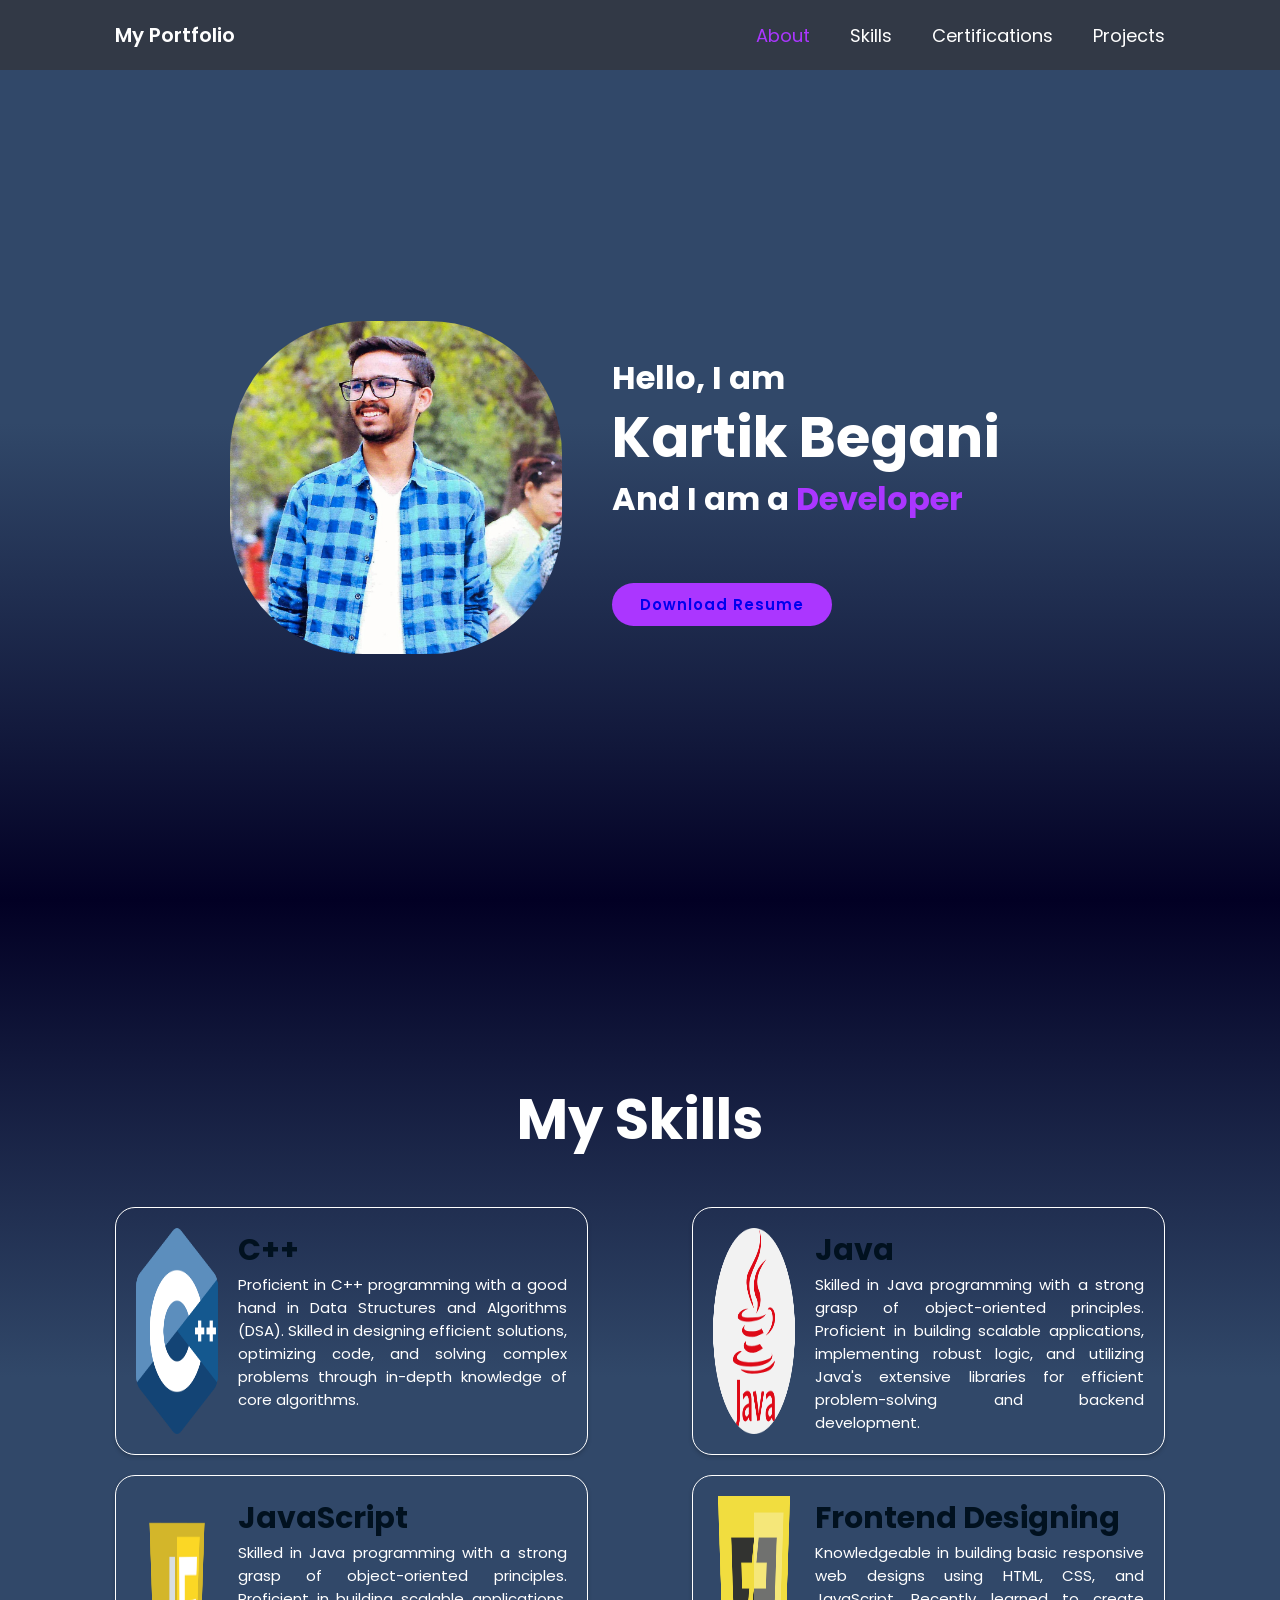
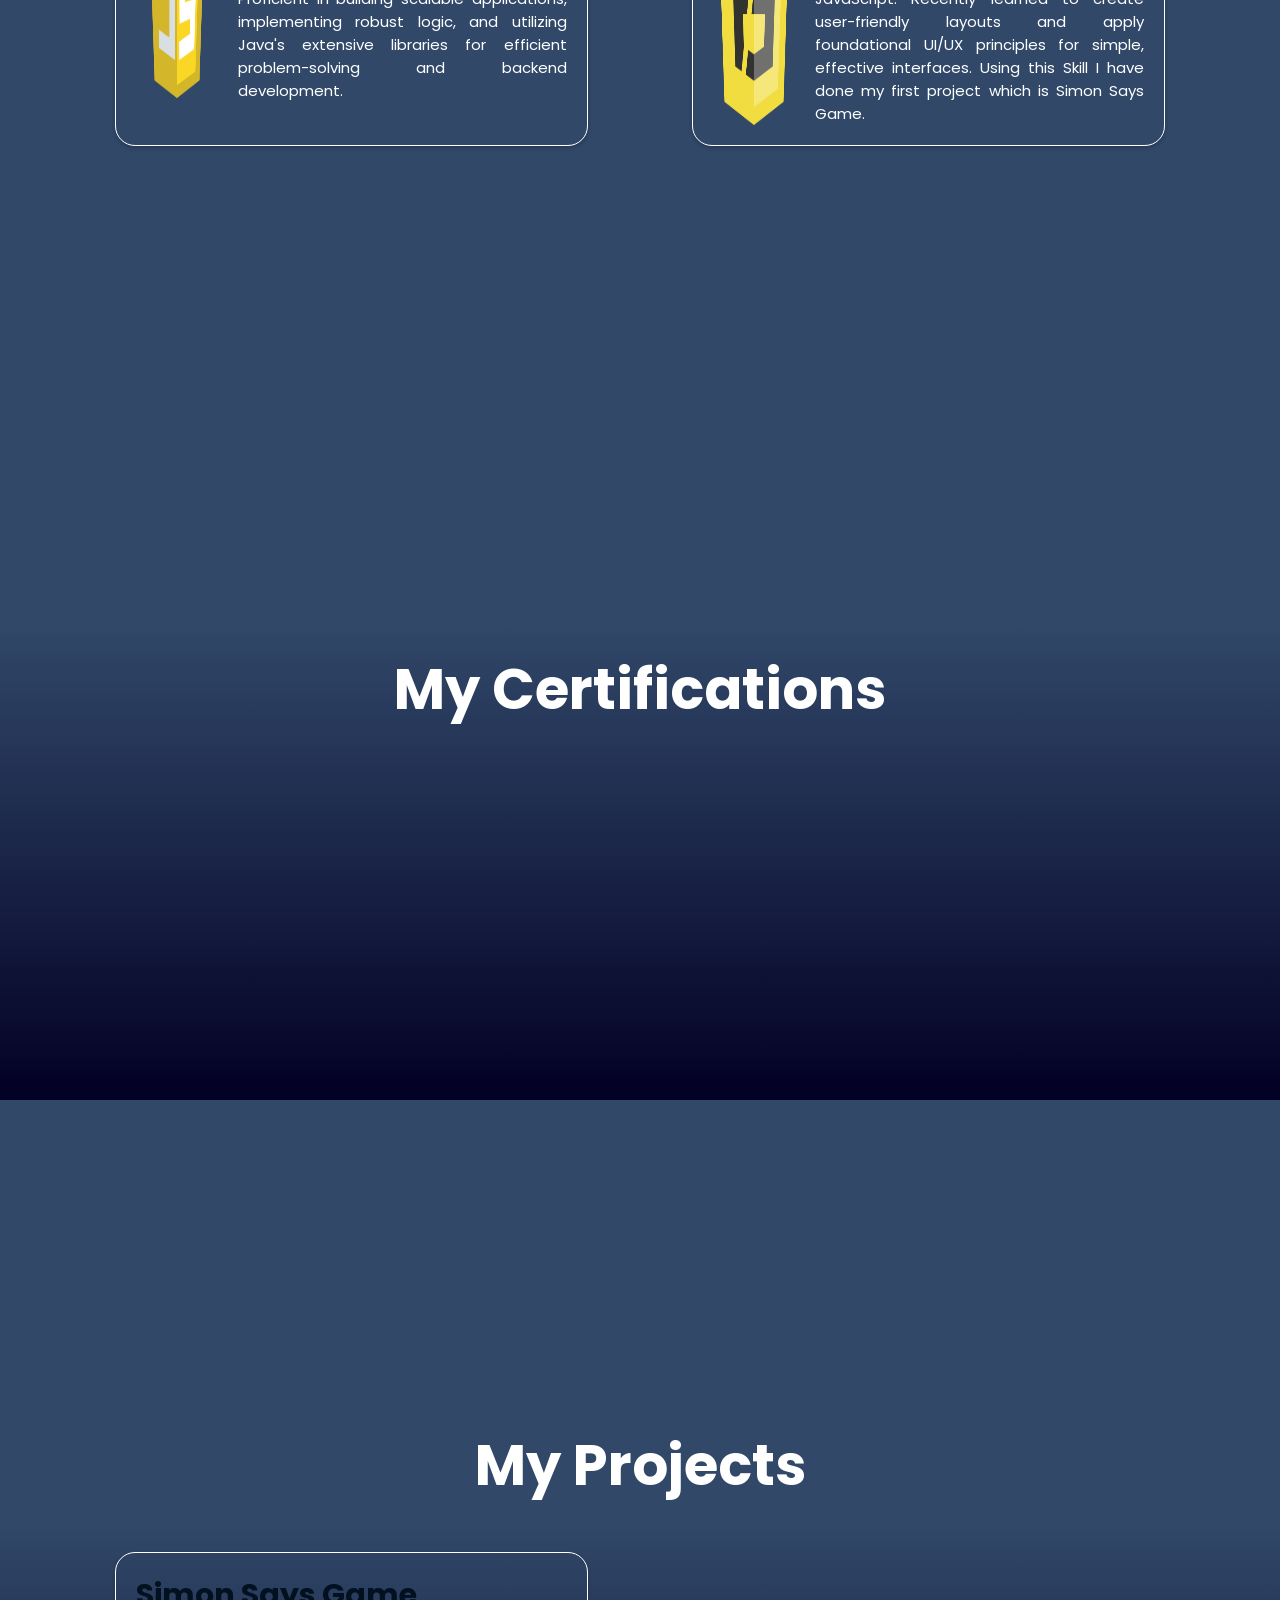
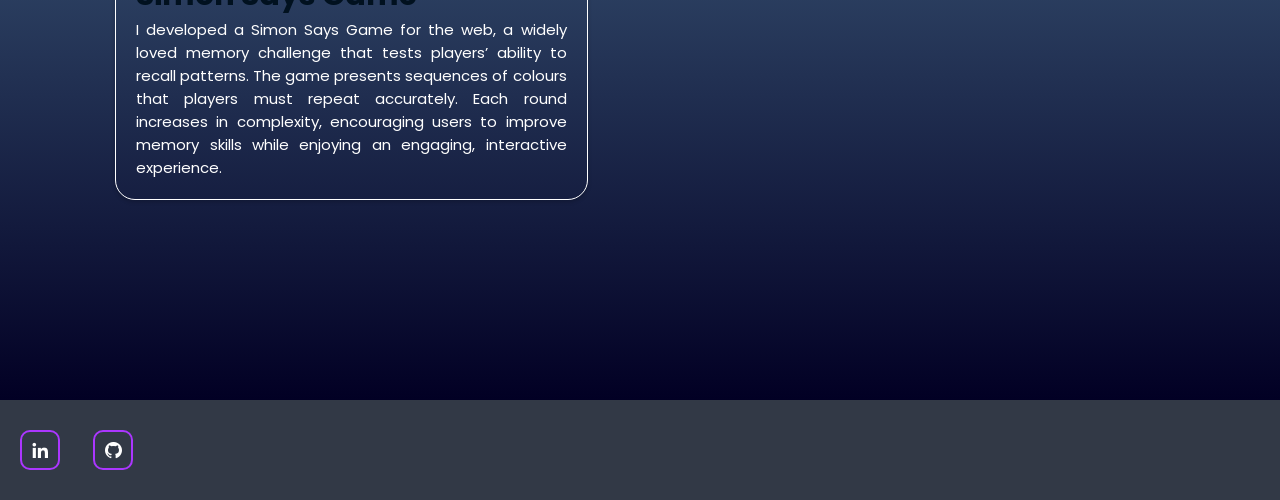
<file: Portfolio/portfolio.html>
<!DOCTYPE html>
<html lang="en">

<head>
    <meta charset="UTF-8">
    <meta name="viewport" content="width=device-width, initial-scale=1.0">

    <link rel="stylesheet" href="https://unpkg.com/boxicons@2.1.4/css/boxicons.min.css">
    <link rel="stylesheet" href="PortF.css">

    <title>Portfolio</title>
</head>

<body>

    <header class="header">
        <a href="#" class="logo">My Portfolio</a>
        <i class='bx bx-menu' id="menu-icon"></i>
        <nav class="navbar">
            <a href="#" class="active">About</a>
            <a href="#skills">Skills</a>
            <a href="#Certifications">Certifications</a>
            <a href="#Projects">Projects</a>
        </nav>
    </header>

    <section class="home section-1" id="home">
        <div class="home-img">
            <img src="My_Img.jpg">
        </div>

        <div class="home-content">
            <h3>Hello, I am</h3>
            <h1>Kartik Begani</h1>
            <h3>And I am a <span>Developer</span></h3>

            <button class="btn"><a
                    href="https://drive.google.com/file/d/1DfhAzIWvLLdKf8UcN17kPs7eXo5qMPvQ/view?usp=sharing">Download
                    Resume</a>
            </button>

        </div>
    </section>



    <section class="home section-2" id="skills">
        <div class="home-content">
            <h1>My Skills</h1>
        </div>
        <div class="skills">
            <div class="skillbox">
                <img src="skills/c++.png" class="skill-img">
                <div class="skill_desc">
                    <div class="skill_title">C++</div>
                    Proficient in C++ programming with a good hand in Data Structures and Algorithms (DSA). Skilled
                    in designing efficient solutions, optimizing code, and solving complex problems through in-depth
                    knowledge of core algorithms.
                </div>
            </div>
            <div class="skillbox">
                <img src="skills/java.png" class="skill-img">
                <div class="skill_desc">
                    <div class="skill_title">Java</div>
                    Skilled in Java programming with a strong grasp of object-oriented principles. Proficient in
                    building scalable applications, implementing robust logic, and utilizing Java's extensive libraries
                    for efficient problem-solving and backend development.
                </div>
            </div>
            <div class="skillbox">
                <img src="skills/JS.webp" class="skill-img">
                <div class="skill_desc">
                    <div class="skill_title">JavaScript</div>
                    Skilled in Java programming with a strong grasp of object-oriented principles. Proficient in
                    building scalable applications, implementing robust logic, and utilizing Java's extensive libraries
                    for efficient problem-solving and backend development.
                </div>
            </div>
            <div class="skillbox">
                <img src="skills/FE.png" class="skill-img">
                <div class="skill_desc">
                    <div class="skill_title">Frontend Designing</div>
                    Knowledgeable in building basic responsive web designs using HTML, CSS, and JavaScript. Recently
                    learned to create user-friendly layouts and apply foundational UI/UX principles for simple,
                    effective interfaces. Using this Skill I have done my first project which is Simon Says Game.
                </div>
            </div>
        </div>
    </section>



    <section class="home section-3" id="Certifications">
        <div class="home-content">
            <h1>My Certifications</h1>
        </div>

    </section>



    <section class="home section-4" id="Projects">
        <div class="home-content">
            <h1>My Projects</h1>
        </div>
        <div class="projects">
            <div class="projbox">
                <div class="proj_desc">
                    <div class="proj_title">Simon Says Game</div>
                    I developed a Simon Says Game for the web, a widely loved memory challenge
                    that tests players’ ability to recall patterns. The game presents sequences of
                    colours that players must repeat accurately. Each round increases in
                    complexity, encouraging users to improve memory skills while enjoying an
                    engaging, interactive experience.
                </div>
            </div>
        </div>
    </section>


    <footer class="footer">
        <div class="social-media">
            <a href="www.linkedin.com/in/kartik-begani-5b7a702b6"><i class='bx bxl-linkedin'></i></a>
            <a href="https://github.com/Kartik02003"><i class='bx bxl-github'></i></a>
        </div>

    </footer>
    <script src="PortF.js"></script>
</body>

</html>
</file>
<file: Portfolio/PortF.css>
@import url("https://fonts.googleapis.com/css2?family=Poppins:ital,wght@0,100;0,200;0,300;0,400;0,500;0,600;0,700;0,800;0,900;1,100;1,200;1,300;1,400;1,500;1,600;1,700;1,800;1,900&display=swap");

:root {
    --bg-color: #1f242a;
    --second-bg-color: #323946;
    --text-color: #fff;
    --main-color: #ab36ff;
}

* {
    font-family: "Poppins", sans-serif;
    margin: 0;
    padding: 0;
    box-sizing: border-box;
    border: none;
    outline: none;
    scroll-behavior: smooth;
    text-decoration: none;
    font-family: "Poppins", sans-serif;
}

.navbar {
    transition: max-height 0.3s ease;
    overflow: hidden;
    max-height: none;
    /* Allow the navbar to expand */
}

.navbar.active {
    max-height: 500px;
    /* Height of navbar when active */
}


html {
    font-size: 62.5%;
    overflow-x: hidden;
}

body {
    background-color: var(--bg-color);
    color: var(--text-color);
}

section {
    min-height: 100vh;
    padding: 10rem 9% 2rem;
    background-blend-mode: overlay;
}

.section-1 {
    background: linear-gradient(360deg, rgba(2, 0, 36, 1) 0%, rgb(49, 72, 105) 53%);
}

.section-2 {
    background: linear-gradient(180deg, rgba(2, 0, 36, 1) 0%, rgba(49, 72, 105, 1) 53%);
    background-blend-mode: overlay;
    display: flex;
    flex-direction: column;
}

.section-3 {
    background: linear-gradient(360deg, rgba(2, 0, 36, 1) 0%, rgb(49, 72, 105) 53%);
    display: flex;
    flex-direction: column;
}

.section-4 {
    background: linear-gradient(360deg, rgba(2, 0, 36, 1) 0%, rgb(49, 72, 105) 53%);
    display: flex;
    flex-direction: column;
}


.header {
    position: fixed;
    top: 0;
    left: 0;
    width: 100%;
    padding: 2rem 9%;
    background: var(--second-bg-color);
    display: flex;
    justify-content: space-between;
    align-items: center;
    z-index: 100;
}

.logo {
    font-size: 2rem;
    color: var(--text-color);
    font-weight: 600;
    cursor: default;
}

.logo:hover {
    color: var(--main-color);
}

.navbar a {
    font-size: 1.8rem;
    color: var(--text-color);
    margin-left: 4rem;
}

.navbar a:hover,
.navbar a.active {
    color: var(--main-color);
}

#menu-icon {
    font-size: 3.6rem;
    color: var(--text-color);
    display: none;
}

.home {
    display: flex;
    justify-content: center;
    align-items: center;
}

.home-img img {
    width: 26vw;
    border-radius: 40%;
    animation: IMG 2s ease-in-out infinite;
    animation-delay: 2s;
}

@keyframes IMG {
    0% {
        transform: translateY(0px);
    }

    50% {
        transform: translateY(-30px);
    }

    100% {
        transform: translateY(0px);
    }
}

.home-content {
    padding: 50px;
}

.home-content h3 {
    font-size: 3.2rem;
    font-weight: 700;
}

.home-content h3:nth-of-type(2) {
    margin-bottom: 2rem;
}

span {
    color: var(--main-color);
}

.home-content h1 {
    font-size: 5.6rem;
    font-weight: 700;
    line-height: 1.3;
}

/* .home-content p{
    font-size: 1.6rem;
} */
.btn {
    display: inline-block;
    padding: 1rem 2.8rem;
    background: var(--main-color);
    border-radius: 4rem;
    color: var(--text-color);
    font-size: 1.5rem;
    font-weight: 600;
    letter-spacing: 0.1rem;
    margin-top: 4rem;
}

.btn:hover {
    color: var(--second-bg-color);
    box-shadow: 0 0 2rem var(--main-color);
    transition: 0.5s ease;
}

.footer {
    display: flex;
    justify-content: space-between;
    align-items: center;
    flex-wrap: wrap;
    padding: 2rem;
    background: var(--second-bg-color);
}

.social-media a {
    display: inline-flex;
    justify-content: center;
    align-items: center;
    width: 4rem;
    height: 4rem;
    color: var(--text-color);
    background: transparent;
    border: 0.2rem solid var(--main-color);
    border-radius: 10px;
    font-size: 2rem;
    margin: 1rem 3rem 1rem 0;
}

.social-media a:hover {
    background: var(--main-color);
    color: var(--second-bg-color);
    box-shadow: 0 0 2rem var(--main-color);
    transition: 0.5s ease;
}

@media(max-width:1200px) {
    html {
        font-size: 55%;
    }
}

@media(max-width:990px) {
    .header {
        padding: 2rem 3%;
    }

    section {
        padding: 10rem 3% 2rem;
    }

    .footer {
        padding: 2rem 3%;
    }
}

@media(max-width:760px) {
    #menu-icon {
        display: block;
    }

    .navbar {
        position: absolute;
        top: 100%;
        left: 0;
        width: 100%;
        padding: 1rem 3%;
        background: var(--second-bg-color);
        border-top: 0.1rem solid rgba(0, 0, 0, 0.2);
        box-shadow: 0 0.5rem 1rem rgba(0, 0, 0, 0.2);
        transition: max-height 0.3s ease;
        max-height: 0;
        /* Initially collapsed */
        overflow: hidden;
    }

    .navbar.active {
        max-height: 500px;
        /* Adjusted to ensure it expands fully when active */
    }

    .navbar a {
        display: block;
        font-size: 2rem;
        margin: 3rem 0;
    }

    .home {
        flex-direction: column;
    }

    .home-content h3 {
        font-size: 2.5rem;
    }

    .home-content h1 {
        font-size: 5rem;
    }

    .home-img img {
        width: 70vw;
        margin-top: 4rem;
    }

    .footer {
        display: flex;
        justify-content: center;
        align-items: center;
    }

    .social-media {
        margin-bottom: 3rem;
    }
}

@media(min-width: 760px) {
    .navbar {
        display: flex;
        justify-content: flex-end;
    }

    .navbar a {
        font-size: 1.8rem;
        margin-left: 4rem;
    }
}

@media(max-width: 480px) {
    html {
        font-size: 50%;
    }

    .home-content {
        padding: 10px;
    }
}

@media(max-width: 380px) {
    .home-img {
        width: 80vw;
    }
}


/* SKILLS */

.skills {
    display: flex;
    flex-wrap: wrap;
    gap: 20px;
    justify-content: space-between;
}

.skill-img {
    width: 19%;
    max-width: 300px;
}

.skillbox {
    display: flex;
    flex-direction: row;
    gap: 20px;
    border: 0.5px solid #fff;
    padding: 20px;
    border-radius: 2rem;
    transition: transform 0.3s ease-in-out, box-shadow 0.3s ease-in-out;
    flex-basis: 45%;
    width: auto;
    box-shadow: 0 2px 4px rgba(0, 0, 0, 0.2);
}

.skillbox:hover {
    transform: scale(1.05);
    box-shadow: 0 4px 8px rgba(0, 0, 0, 0.3);
}


.skill_desc {
    display: flex;
    align-items: flex-start;
    justify-content: flex-start;
    font-size: 1.5rem;
    flex-direction: column;
    text-align: justify;
}

.skill_title {
    font-size: 3rem;
    font-weight: 700;
    color: #01111f;
}

@media (max-width: 600px) {
    .skills {
        flex-direction: column;
        gap: 15px;
    }

    .skillbox {
        width: 100%;
        flex-direction: column;
        align-items: center;
    }

    .skill-img {
        width: 20%;
    }

    .skill_title {
        text-align: center;
        color: #01111f;
    }
}

/* Projects */

.projects {
    display: flex;
    flex-wrap: wrap;
    gap: 20px;
    justify-content: space-between;
}

.projbox {
    display: flex;
    flex-direction: row;
    gap: 20px;
    border: 0.5px solid #fff;
    padding: 20px;
    border-radius: 2rem;
    transition: transform 0.3s ease-in-out, box-shadow 0.3s ease-in-out;
    flex-basis: 45%;
    width: auto;
    box-shadow: 0 2px 4px rgba(0, 0, 0, 0.2);
}

.projbox:hover {
    transform: scale(1.05);
    box-shadow: 0 4px 8px rgba(0, 0, 0, 0.3);
}

.proj_desc {
    display: flex;
    align-items: flex-start;
    justify-content: flex-start;
    font-size: 1.5rem;
    flex-direction: column;
    text-align: justify;
}

.proj_title {
    font-size: 3rem;
    font-weight: 700;
    color: #01111f;
}
</file>
